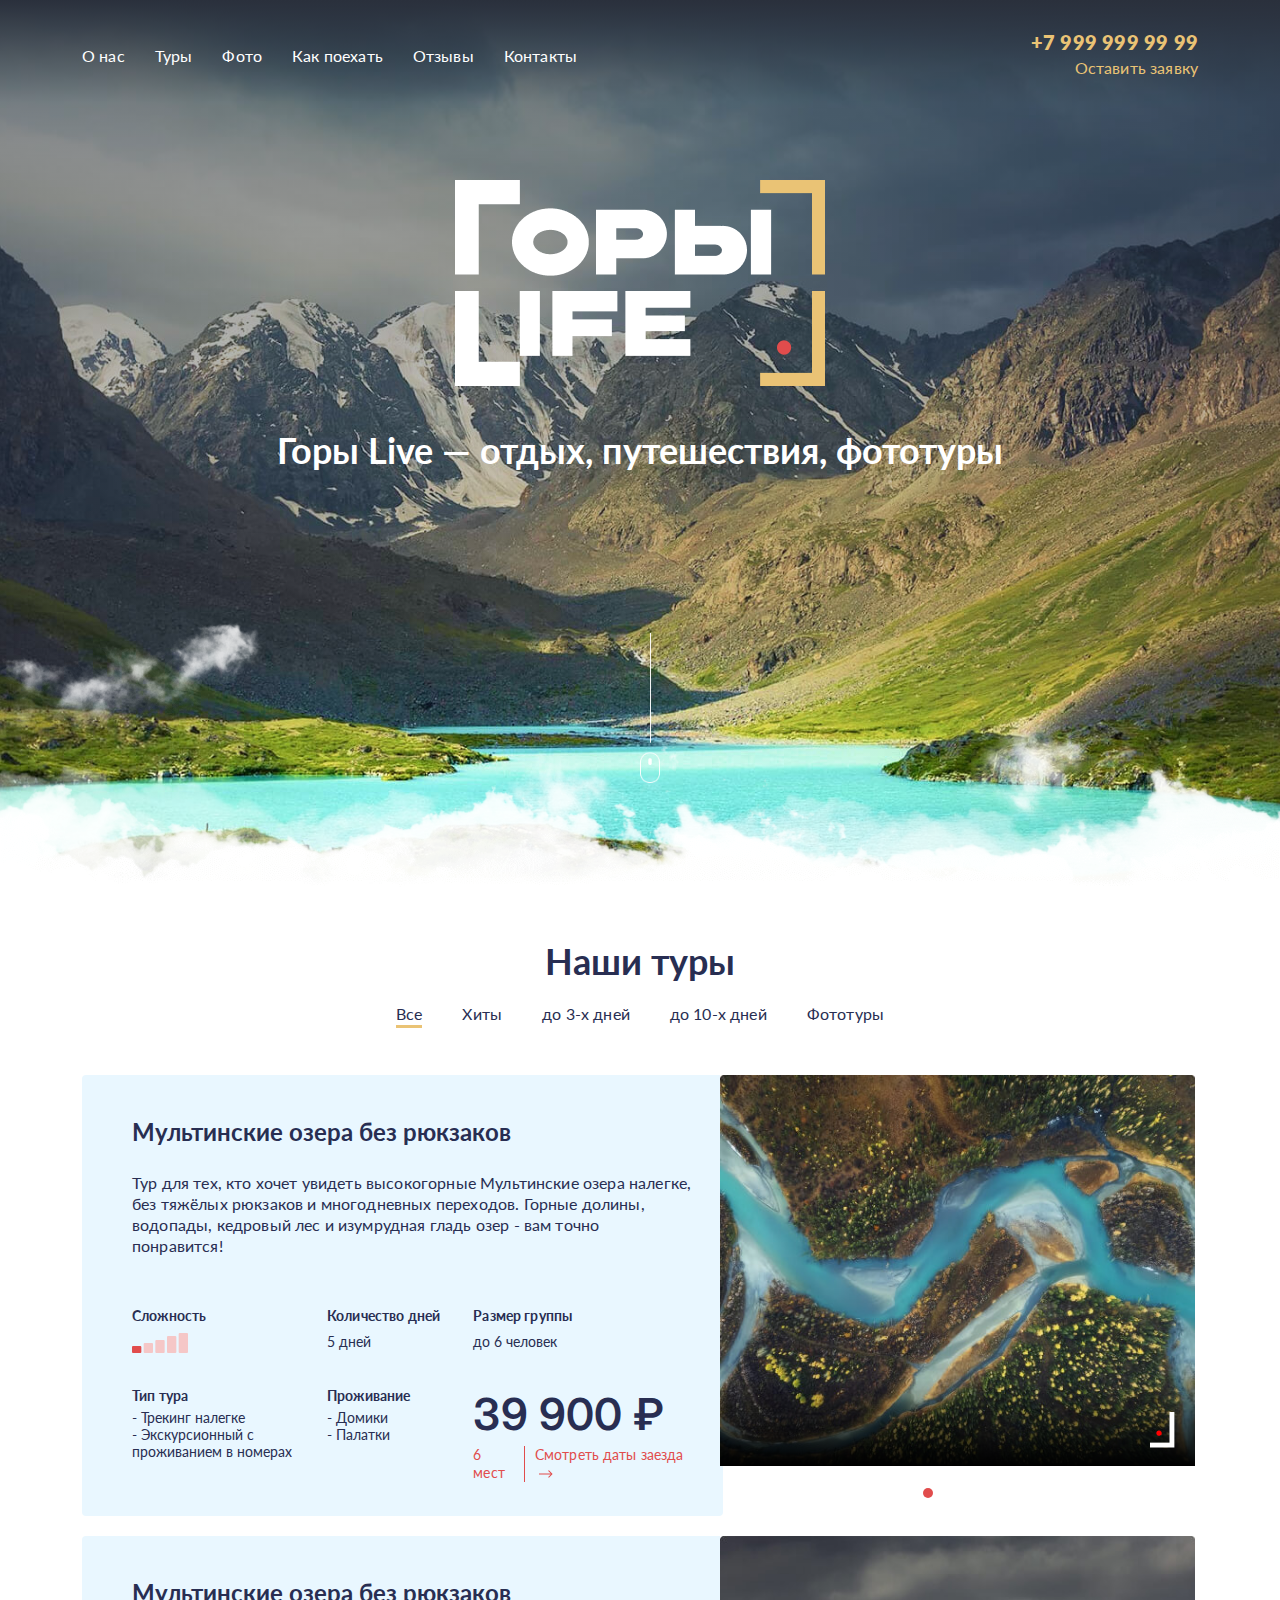
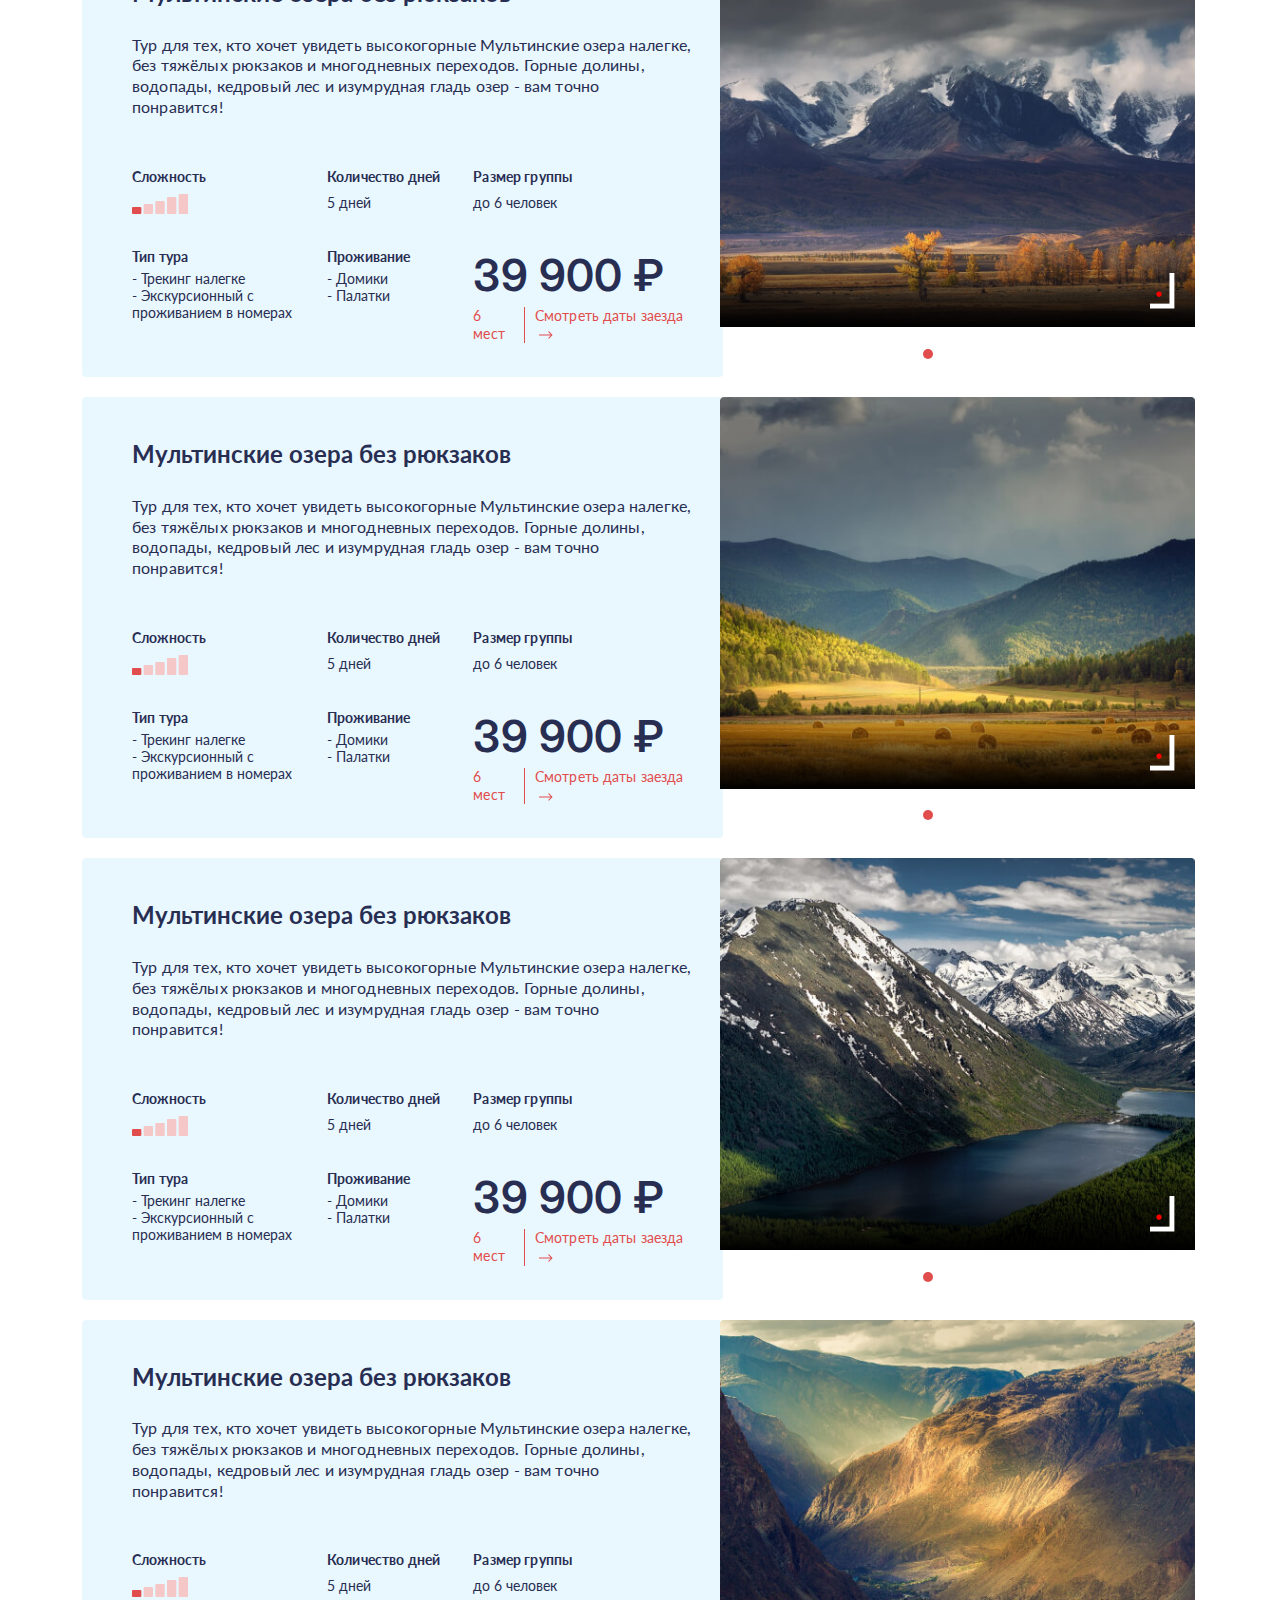
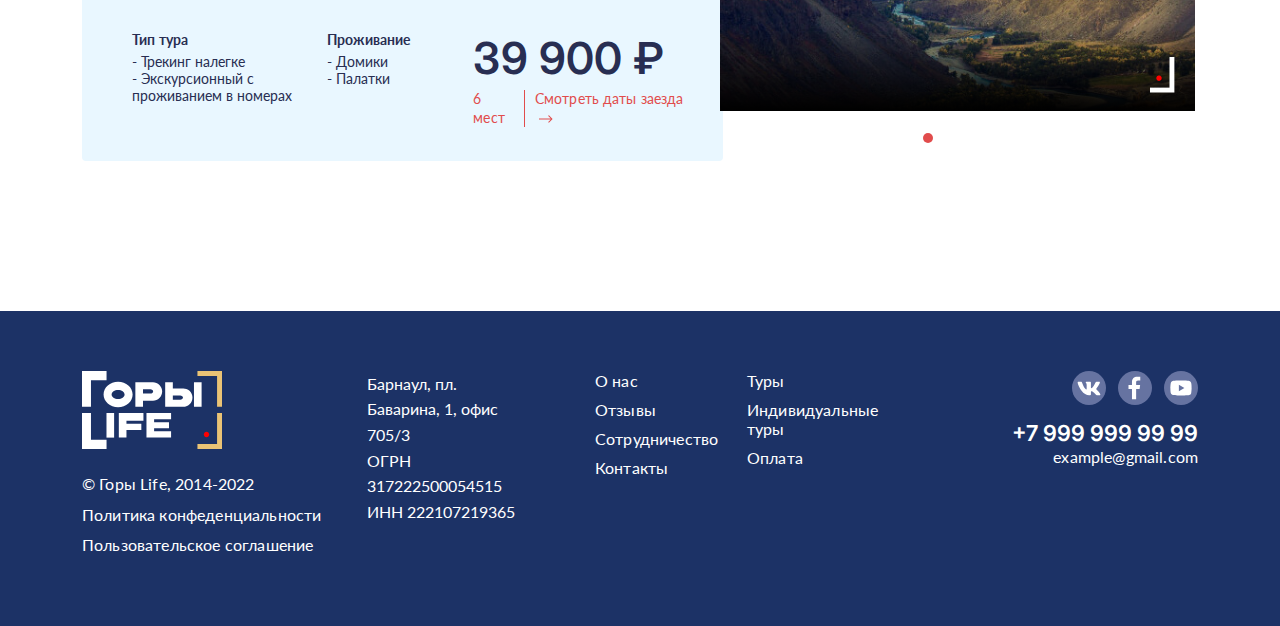
<file: index.html>
<!DOCTYPE html>
<html lang="ru">
<head>
	<link rel="stylesheet" type="text/css" href="css/normalize.css" media="screen">
	<link rel="stylesheet" type="text/css" href="libs/bootstrap5/bootstrap.min.css" media="screen">
	<link rel="stylesheet icon" type="text/css" href="css/owl.carousel.min.css" media="screen">
	<link rel="stylesheet icon" type="text/css" href="css/style.css" media="screen">
	<meta name="viewport" content="width=device-width, initial-scale=1.0">
	<meta charset="UTF-8">
	<title>Document</title>
</head>
<body>
	<div class="wrapper">
		
		<header class="header index">
			<div class="container">
				<div class="row">
					<div class="col-lg-12 nav-col">
						<div class="mob">
							<div class="navbar-tel">
								<div class="tel">
									<a href="tel:+7 999 999 99 99">+7 999 999 99 99</a>
								</div>
								<div class="callback">
									<a href="#!">Оставить заявку</a>
								</div>										
							</div>
						</div>
						<nav class="navbar navbar-expand-lg">
							<div class="container-fluid">
								<button class="navbar-toggler" type="button" data-bs-toggle="collapse" data-bs-target="#navbarSupportedContent" aria-controls="navbarSupportedContent" aria-expanded="false" aria-label="Toggle navigation">
									<span class="navbar-toggler-icon">
										<span class="one"></span>
										<span class="two"></span>
										<span class="three"></span>
									</span>
								</button>
								<div class="collapse navbar-collapse" id="navbarSupportedContent">
									<div class="mob">
										<div class="mob-menu-top">
											<a href="#!" class="mob-logo"><img src="images/mob-menu-logo.svg" alt=""></a>
											<a href="#!" class="call"><img src="images/call-icon.svg" alt=""></a>
										</div>
									</div>
									<ul class="navbar-nav">
										<li class="nav-item">
											<a class="nav-link" href="about.html">О нас</a>
										</li>
										<li class="nav-item">
											<a class="nav-link" href="tour.html">Туры</a>
										</li>
										<li class="nav-item">
											<a class="nav-link" href="photo.html">Фото</a>
										</li>
										<li class="nav-item">
											<a class="nav-link" href="how.html">Как поехать</a>
										</li>
										<li class="nav-item">
											<a class="nav-link" href="comment.html">Отзывы</a>
										</li>
										<li class="nav-item">
											<a class="nav-link" href="contact.html">Контакты</a>
										</li>
									</ul>
									<div class="navbar-right">
										<div class="tel">
											<a href="tel:+7 999 999 99 99">+7 999 999 99 99</a>
										</div>
										<div class="callback">
											<a href="#!">Оставить заявку</a>
										</div>										
									</div>
									<div class="mob nav-social">
										<div class="socials">
											<a href="#!"><img src="images/vk.svg" alt=""></a>
											<a href="#!"><img src="images/facebook.svg" alt=""></a>
											<a href="#!"><img src="images/youtube.svg" alt=""></a>
										</div>
										<div class="menu-contact">
											<a href="tel:+7 999 999 99 99">+7 999 999 99 99</a>
											<a href="#!" class="menu-mail">example@gmail.com</a>
										</div>
										<div class="menu-info">
											<p>Барнаул, пл. Баварина, 1, офис 705/3</p>
											<p>ОГРН 317222500054515</p>
											<p>ИНН 222107219365</p>
										</div>
									</div>
								</div>
							</div>
						</nav>
					</div>

					<div class="col-lg-12">
						<div class="head-block">
							<div class="head-img">
								<img src="images/logo.png" alt="">
							</div>
							<div class="title white">
								<h2>Горы Live — отдых, путешествия, фототуры</h2>
							</div>
						</div>
					</div>
				</div>
			</div>
			<img src="images/cloud.png" alt="" class="cloud">
			<img src="images/scroll.png" alt="" class="scroll-down">
		</header>

		<main>
			<section class="main-sec">
				<div class="container">
					<div class="row">
						<div class="col-lg-12 title">
							<h2>Наши туры</h2>
						</div>
						<div class="col-lg-12">
							<div class="main-links">
								<a href="#!" class="active">Все</a>
								<a href="#!">Хиты</a>
								<a href="#!">до 3-х дней</a>
								<a href="#!">до 10-х дней</a>
								<a href="#!">Фототуры</a>
							</div>
						</div>
						<div class="main-block">
							<div class="row main-rov">
								<div class="col-lg-7 main-col main-left-col">
									<div class="main-left main-in">
										<div class="main-top">
											<h3>Мультинские озера без рюкзаков</h3>
											<p>Тур для тех, кто хочет увидеть высокогорные Мультинские озера налегке, без тяжёлых рюкзаков и многодневных переходов.  Горные долины, водопады, кедровый лес и изумрудная гладь озер - вам точно понравится! </p>
										</div>
										<div class="row main-body">
											<div class="col-lg-4 col-6 main-item level">
												<p>Сложность</p>
												<img src="images/level-icon.svg" alt="">
											</div>
											<div class="col-lg-3 col-6 main-item days">
												<p>Количество дней</p>
												<span>5 дней</span>
											</div>
											<div class="col-lg-5 col-6 main-item size-group">
												<p>Размер группы</p>
												<span>до 6 человек</span>
											</div>

											<div class="col-lg-4 col-6 main-item type-tour">
												<p>Тип тура</p>
												<ul>
													<li>- Трекинг налегке</li>
													<li>- Экскурсионный с проживанием в номерах</li>
												</ul>
											</div>
											<div class="col-lg-3 col-6 main-item accommodation">
												<p>Проживание</p>
												<ul>
													<li>- Домики</li>
													<li>- Палатки</li>
												</ul>
											</div>
											<div class="col-lg-5 main-item price">
												<p>39 900 ₽</p>
												<div class="price-in">
													<span>6 мест</span>
													<a href="#!">Смотреть даты заезда <img src="images/arrow-link.svg" alt=""></a>
												</div>
											</div>
										</div>
									</div>
								</div>
								<div class="col-lg-5 main-col main-right-col">
									<div class="main-slide main-in">
										<div class="slide-item">
											<div class="main-img">
												<img src="images/main-slide1.jpg" alt="">
											</div>
											<span class="img-logo"><img src="images/image-logo.png" alt=""></span>
										</div>

										<div class="slide-item">
											<div class="main-img">
												<img src="images/main-slide2.jpg" alt="">
											</div>
											<span class="img-logo"><img src="images/image-logo.png" alt=""></span>
										</div>
										
										<div class="slide-item">
											<div class="main-img">
												<img src="images/main-slide3.jpg" alt="">
											</div>
											<span class="img-logo"><img src="images/image-logo.png" alt=""></span>
										</div>

										<div class="slide-item">
											<div class="main-img">
												<img src="images/main-slide4.jpg" alt="">
											</div>
											<span class="img-logo"><img src="images/image-logo.png" alt=""></span>
										</div>
									</div>
								</div>
							</div>

							<div class="row main-rov">
								<div class="col-lg-7 main-col main-left-col">
									<div class="main-left main-in">
										<div class="main-top">
											<h3>Мультинские озера без рюкзаков</h3>
											<p>Тур для тех, кто хочет увидеть высокогорные Мультинские озера налегке, без тяжёлых рюкзаков и многодневных переходов.  Горные долины, водопады, кедровый лес и изумрудная гладь озер - вам точно понравится! </p>
										</div>
										<div class="row main-body">
											<div class="col-lg-4 col-6 main-item level">
												<p>Сложность</p>
												<img src="images/level-icon.svg" alt="">
											</div>
											<div class="col-lg-3 col-6 main-item days">
												<p>Количество дней</p>
												<span>5 дней</span>
											</div>
											<div class="col-lg-5 col-6 main-item size-group">
												<p>Размер группы</p>
												<span>до 6 человек</span>
											</div>

											<div class="col-lg-4 col-6 main-item type-tour">
												<p>Тип тура</p>
												<ul>
													<li>- Трекинг налегке</li>
													<li>- Экскурсионный с проживанием в номерах</li>
												</ul>
											</div>
											<div class="col-lg-3 col-6 main-item accommodation">
												<p>Проживание</p>
												<ul>
													<li>- Домики</li>
													<li>- Палатки</li>
												</ul>
											</div>
											<div class="col-lg-5 main-item price">
												<p>39 900 ₽</p>
												<div class="price-in">
													<span>6 мест</span>
													<a href="#!">Смотреть даты заезда <img src="images/arrow-link.svg" alt=""></a>
												</div>
											</div>
										</div>
									</div>
								</div>
								<div class="col-lg-5 main-col main-right-col">
									<div class="main-slide main-in">
										<div class="slide-item">
											<div class="main-img">
												<img src="images/main-slide2.jpg" alt="">
											</div>
											<span class="img-logo"><img src="images/image-logo.png" alt=""></span>
										</div>

										<div class="slide-item">
											<div class="main-img">
												<img src="images/main-slide1.jpg" alt="">
											</div>
											<span class="img-logo"><img src="images/image-logo.png" alt=""></span>
										</div>
										
										<div class="slide-item">
											<div class="main-img">
												<img src="images/main-slide3.jpg" alt="">
											</div>
											<span class="img-logo"><img src="images/image-logo.png" alt=""></span>
										</div>

										<div class="slide-item">
											<div class="main-img">
												<img src="images/main-slide4.jpg" alt="">
											</div>
											<span class="img-logo"><img src="images/image-logo.png" alt=""></span>
										</div>
									</div>
								</div>
							</div>

							<div class="row main-rov">
								<div class="col-lg-7 main-col main-left-col">
									<div class="main-left main-in">
										<div class="main-top">
											<h3>Мультинские озера без рюкзаков</h3>
											<p>Тур для тех, кто хочет увидеть высокогорные Мультинские озера налегке, без тяжёлых рюкзаков и многодневных переходов.  Горные долины, водопады, кедровый лес и изумрудная гладь озер - вам точно понравится! </p>
										</div>
										<div class="row main-body">
											<div class="col-lg-4 col-6 main-item level">
												<p>Сложность</p>
												<img src="images/level-icon.svg" alt="">
											</div>
											<div class="col-lg-3 col-6 main-item days">
												<p>Количество дней</p>
												<span>5 дней</span>
											</div>
											<div class="col-lg-5 col-6 main-item size-group">
												<p>Размер группы</p>
												<span>до 6 человек</span>
											</div>

											<div class="col-lg-4 col-6 main-item type-tour">
												<p>Тип тура</p>
												<ul>
													<li>- Трекинг налегке</li>
													<li>- Экскурсионный с проживанием в номерах</li>
												</ul>
											</div>
											<div class="col-lg-3 col-6 main-item accommodation">
												<p>Проживание</p>
												<ul>
													<li>- Домики</li>
													<li>- Палатки</li>
												</ul>
											</div>
											<div class="col-lg-5 main-item price">
												<p>39 900 ₽</p>
												<div class="price-in">
													<span>6 мест</span>
													<a href="#!">Смотреть даты заезда <img src="images/arrow-link.svg" alt=""></a>
												</div>
											</div>
										</div>
									</div>
								</div>
								<div class="col-lg-5 main-col main-right-col">
									<div class="main-slide main-in">
										<div class="slide-item">
											<div class="main-img">
												<img src="images/main-slide3.jpg" alt="">
											</div>
											<span class="img-logo"><img src="images/image-logo.png" alt=""></span>
										</div>

										<div class="slide-item">
											<div class="main-img">
												<img src="images/main-slide2.jpg" alt="">
											</div>
											<span class="img-logo"><img src="images/image-logo.png" alt=""></span>
										</div>
										
										<div class="slide-item">
											<div class="main-img">
												<img src="images/main-slide1.jpg" alt="">
											</div>
											<span class="img-logo"><img src="images/image-logo.png" alt=""></span>
										</div>

										<div class="slide-item">
											<div class="main-img">
												<img src="images/main-slide4.jpg" alt="">
											</div>
											<span class="img-logo"><img src="images/image-logo.png" alt=""></span>
										</div>
									</div>
								</div>
							</div>

							<div class="row main-rov">
								<div class="col-lg-7 main-col main-left-col">
									<div class="main-left main-in">
										<div class="main-top">
											<h3>Мультинские озера без рюкзаков</h3>
											<p>Тур для тех, кто хочет увидеть высокогорные Мультинские озера налегке, без тяжёлых рюкзаков и многодневных переходов.  Горные долины, водопады, кедровый лес и изумрудная гладь озер - вам точно понравится! </p>
										</div>
										<div class="row main-body">
											<div class="col-lg-4 col-6 main-item level">
												<p>Сложность</p>
												<img src="images/level-icon.svg" alt="">
											</div>
											<div class="col-lg-3 col-6 main-item days">
												<p>Количество дней</p>
												<span>5 дней</span>
											</div>
											<div class="col-lg-5 col-6 main-item size-group">
												<p>Размер группы</p>
												<span>до 6 человек</span>
											</div>

											<div class="col-lg-4 col-6 main-item type-tour">
												<p>Тип тура</p>
												<ul>
													<li>- Трекинг налегке</li>
													<li>- Экскурсионный с проживанием в номерах</li>
												</ul>
											</div>
											<div class="col-lg-3 col-6 main-item accommodation">
												<p>Проживание</p>
												<ul>
													<li>- Домики</li>
													<li>- Палатки</li>
												</ul>
											</div>
											<div class="col-lg-5 main-item price">
												<p>39 900 ₽</p>
												<div class="price-in">
													<span>6 мест</span>
													<a href="#!">Смотреть даты заезда <img src="images/arrow-link.svg" alt=""></a>
												</div>
											</div>
										</div>
									</div>
								</div>
								<div class="col-lg-5 main-col main-right-col">
									<div class="main-slide main-in">
										<div class="slide-item">
											<div class="main-img">
												<img src="images/main-slide4.jpg" alt="">
											</div>
											<span class="img-logo"><img src="images/image-logo.png" alt=""></span>
										</div>

										<div class="slide-item">
											<div class="main-img">
												<img src="images/main-slide3.jpg" alt="">
											</div>
											<span class="img-logo"><img src="images/image-logo.png" alt=""></span>
										</div>
										
										<div class="slide-item">
											<div class="main-img">
												<img src="images/main-slide2.jpg" alt="">
											</div>
											<span class="img-logo"><img src="images/image-logo.png" alt=""></span>
										</div>

										<div class="slide-item">
											<div class="main-img">
												<img src="images/main-slide1.jpg" alt="">
											</div>
											<span class="img-logo"><img src="images/image-logo.png" alt=""></span>
										</div>
									</div>
								</div>
							</div>

							<div class="row main-rov">
								<div class="col-lg-7 main-col main-left-col">
									<div class="main-left main-in">
										<div class="main-top">
											<h3>Мультинские озера без рюкзаков</h3>
											<p>Тур для тех, кто хочет увидеть высокогорные Мультинские озера налегке, без тяжёлых рюкзаков и многодневных переходов.  Горные долины, водопады, кедровый лес и изумрудная гладь озер - вам точно понравится! </p>
										</div>
										<div class="row main-body">
											<div class="col-lg-4 col-6 main-item level">
												<p>Сложность</p>
												<img src="images/level-icon.svg" alt="">
											</div>
											<div class="col-lg-3 col-6 main-item days">
												<p>Количество дней</p>
												<span>5 дней</span>
											</div>
											<div class="col-lg-5 col-6 main-item size-group">
												<p>Размер группы</p>
												<span>до 6 человек</span>
											</div>

											<div class="col-lg-4 col-6 main-item type-tour">
												<p>Тип тура</p>
												<ul>
													<li>- Трекинг налегке</li>
													<li>- Экскурсионный с проживанием в номерах</li>
												</ul>
											</div>
											<div class="col-lg-3 col-6 main-item accommodation">
												<p>Проживание</p>
												<ul>
													<li>- Домики</li>
													<li>- Палатки</li>
												</ul>
											</div>
											<div class="col-lg-5 main-item price">
												<p>39 900 ₽</p>
												<div class="price-in">
													<span>6 мест</span>
													<a href="#!">Смотреть даты заезда <img src="images/arrow-link.svg" alt=""></a>
												</div>
											</div>
										</div>
									</div>
								</div>
								<div class="col-lg-5 main-col main-right-col">
									<div class="main-slide main-in">
										<div class="slide-item">
											<div class="main-img">
												<img src="images/main-slide5.jpg" alt="">
											</div>
											<span class="img-logo"><img src="images/image-logo.png" alt=""></span>
										</div>

										<div class="slide-item">
											<div class="main-img">
												<img src="images/main-slide3.jpg" alt="">
											</div>
											<span class="img-logo"><img src="images/image-logo.png" alt=""></span>
										</div>
										
										<div class="slide-item">
											<div class="main-img">
												<img src="images/main-slide2.jpg" alt="">
											</div>
											<span class="img-logo"><img src="images/image-logo.png" alt=""></span>
										</div>

										<div class="slide-item">
											<div class="main-img">
												<img src="images/main-slide1.jpg" alt="">
											</div>
											<span class="img-logo"><img src="images/image-logo.png" alt=""></span>
										</div>
									</div>
								</div>
							</div>
						</div>
					</div>
				</div>
			</section>
		</main>

		<footer class="footer">
			<div class="container">
				<div class="row">
					<div class="col-lg-3">
						<div class="ftr-logo">
							<a href="#!" class="f-logo"><img src="images/footer-logo.svg" alt=""></a>
							<span>© Горы Life, 2014-2022 </span>
							<div class="ftr-politic">
								<a href="#!">Политика конфеденциальности</a>
								<a href="#!">Пользовательское соглашение</a>
							</div>
						</div>
					</div>
					<div class="col-lg-6">
						<div class="row ftr-block">
							<div class="col-lg-4 ftr-info">
								<p>Барнаул, пл. Баварина, 1, офис 705/3</p>
								<p>ОГРН 317222500054515</p>
								<p>ИНН 222107219365</p>
							</div>
							<div class="col-lg-4 ftr-menu one">
								<a href="#!">О нас</a>
								<a href="#!">Отзывы</a>
								<a href="#!">Сотрудничество</a>
								<a href="#!">Контакты</a>
							</div>
							<div class="col-lg-4 ftr-menu two">
								<a href="#!">Туры</a>
								<a href="#!">Индивидуальные туры</a>
								<a href="#!">Оплата</a>
							</div>
						</div>
					</div>
					<div class="col-lg-3">
						<div class="ftr-contact">
							<div class="socials">
								<a href="#!"><img src="images/vk.svg" alt=""></a>
								<a href="#!"><img src="images/facebook.svg" alt=""></a>
								<a href="#!"><img src="images/youtube.svg" alt=""></a>
							</div>
							<div class="ftr-tel">
								<a href="tel:+7 999 999 99 99" class="tel-num">+7 999 999 99 99</a>
								<a href="mailto:example@gmail.com" class="ftr-mail">example@gmail.com</a>
							</div>
						</div>
					</div>
				</div>
			</div>
		</footer>

	</div>
	
	<script src="js/jquery-3.5.1.min.js"></script>
	<script src="js/jquery.maskedinput.min.js"></script>
	<script src="libs/bootstrap5/bootstrap.min.js"></script>
	<script src="js/popper.js"></script>
	<script src="js/owl.carousel.min.js"></script>
	<script src="js/script.js"></script>
</body>
</html>
</file>
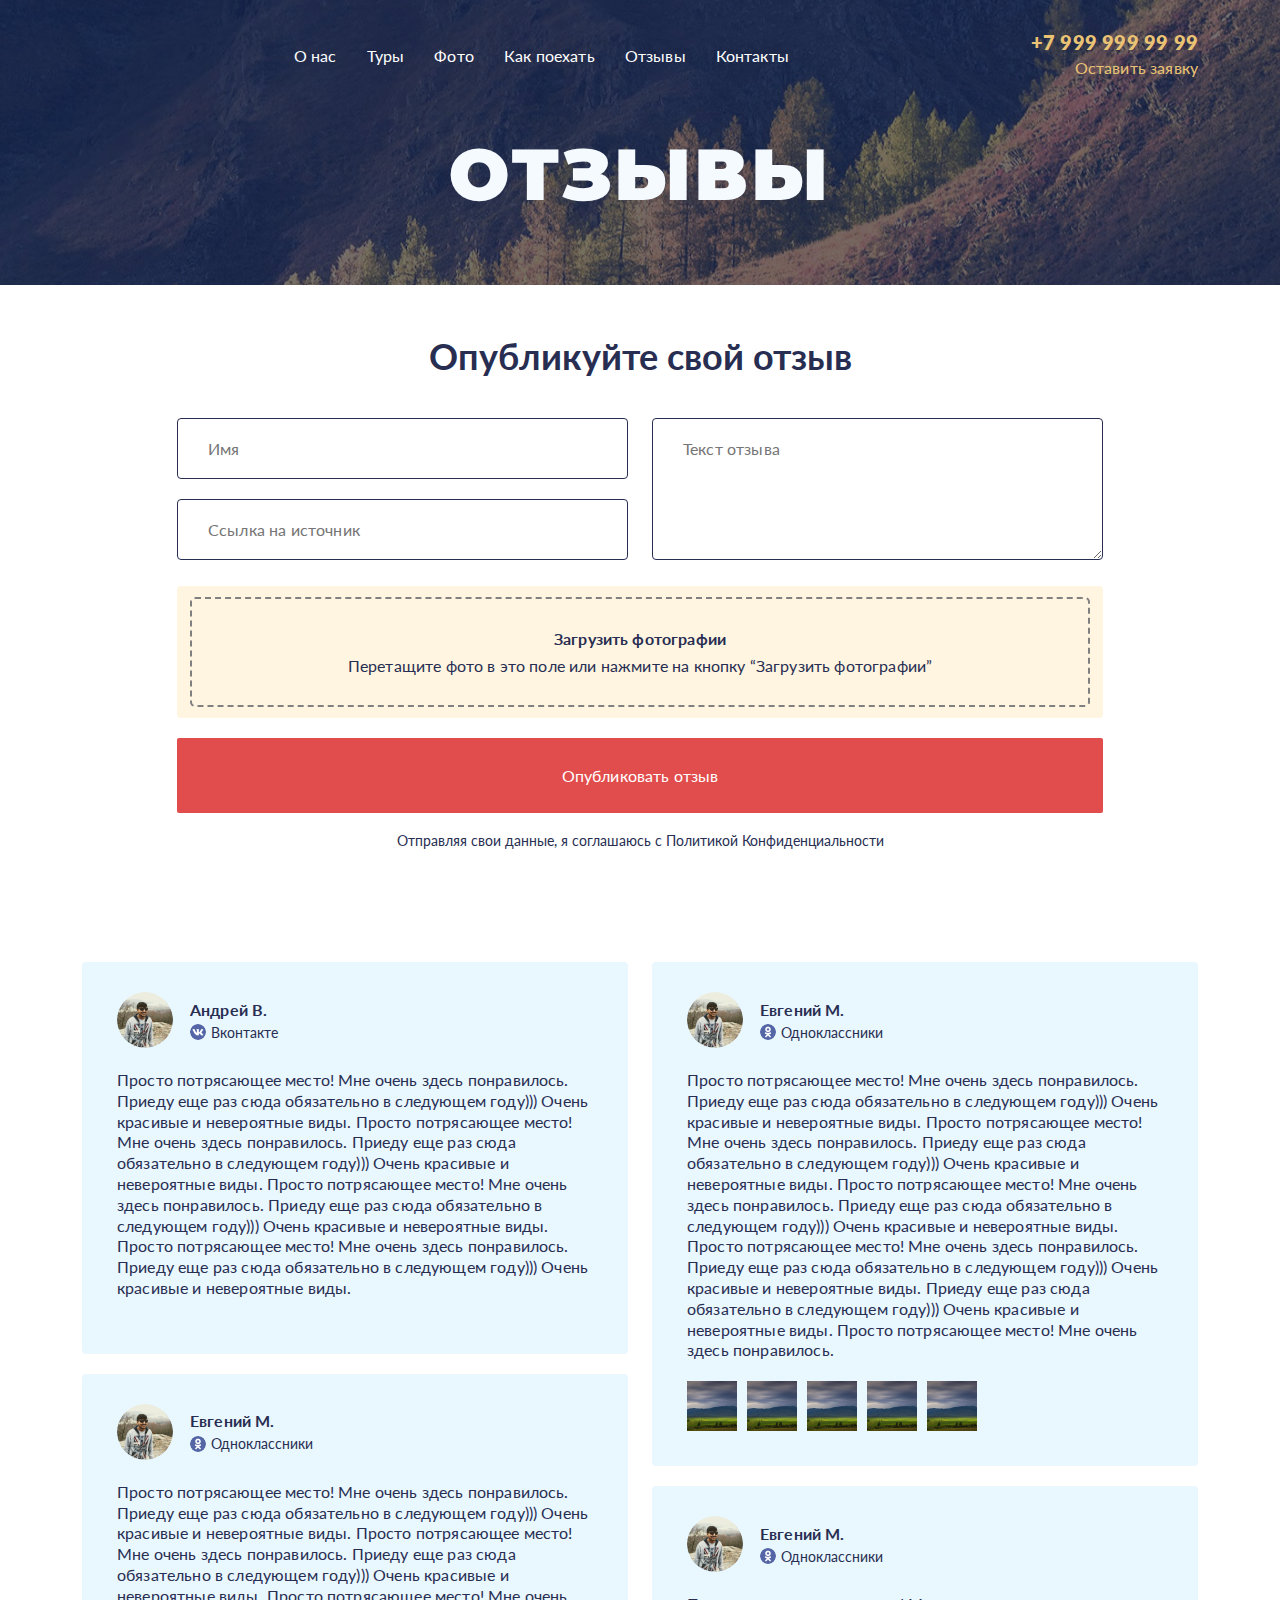
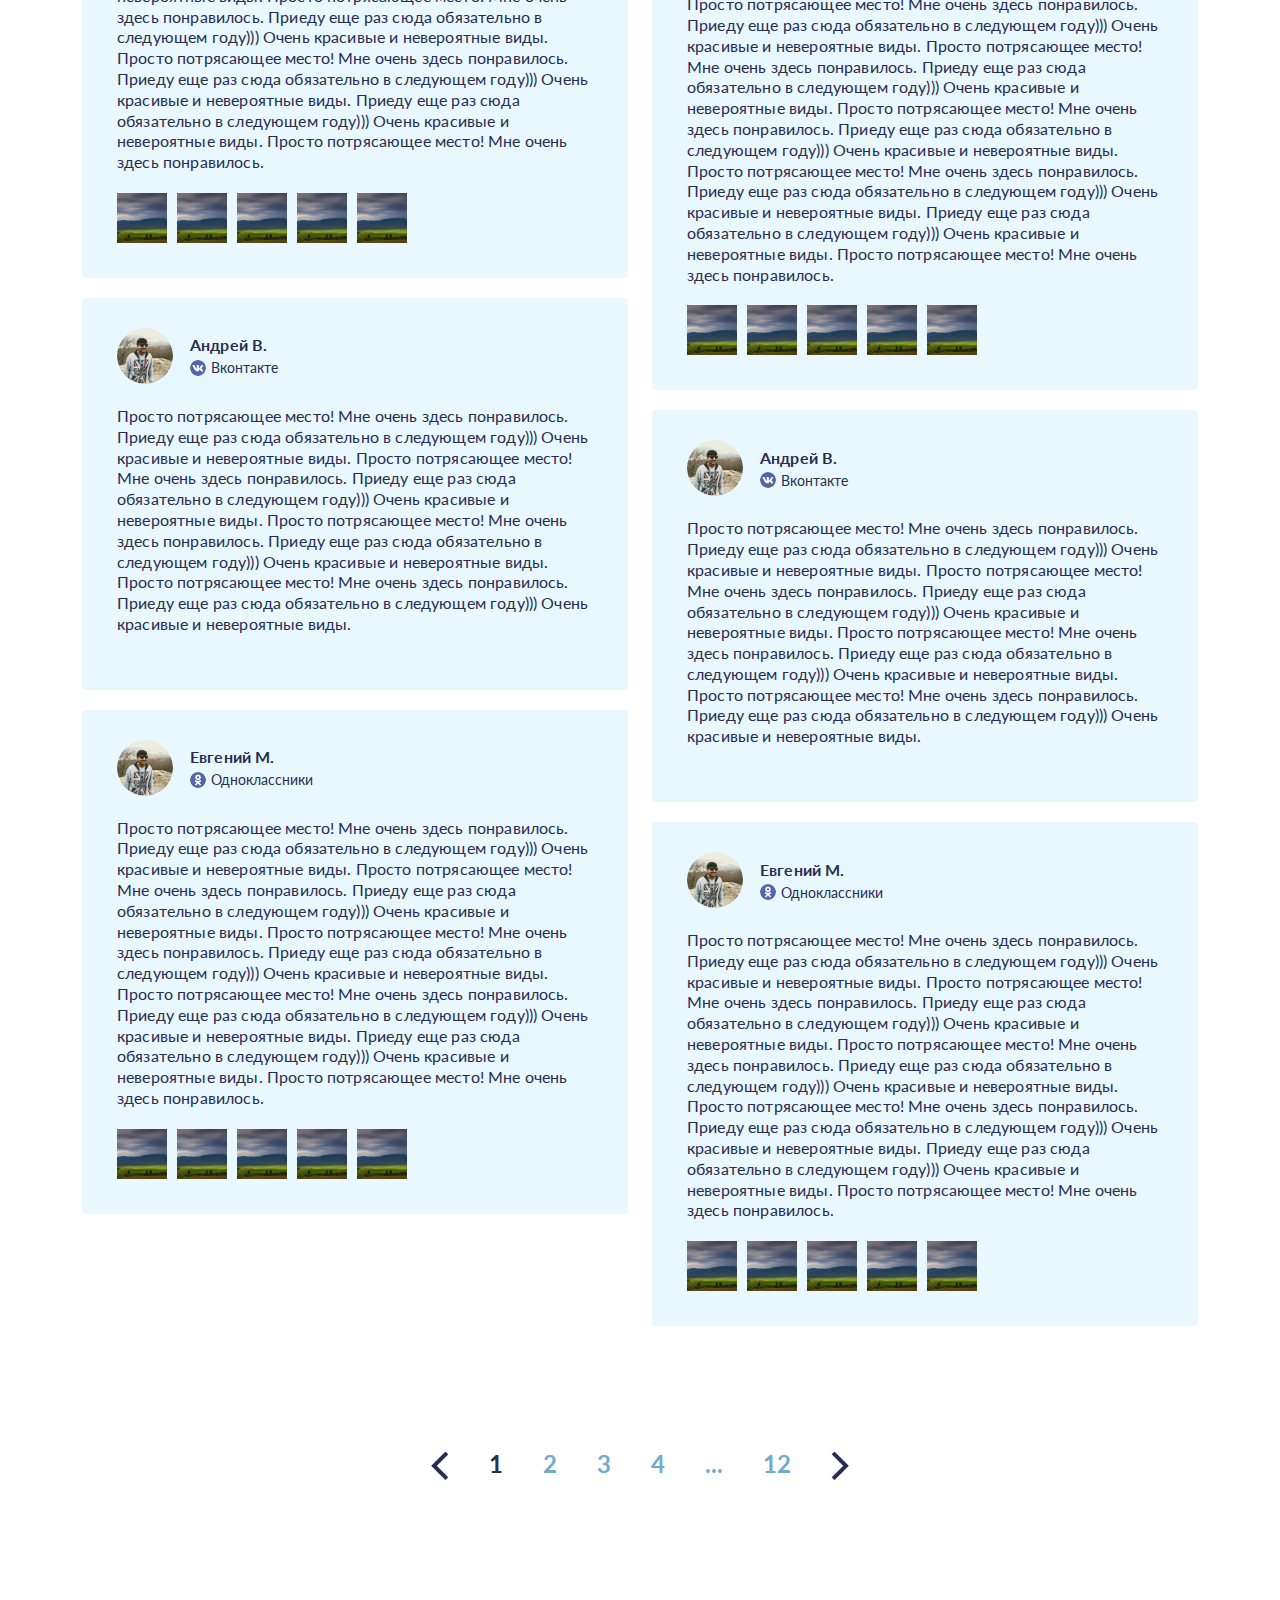
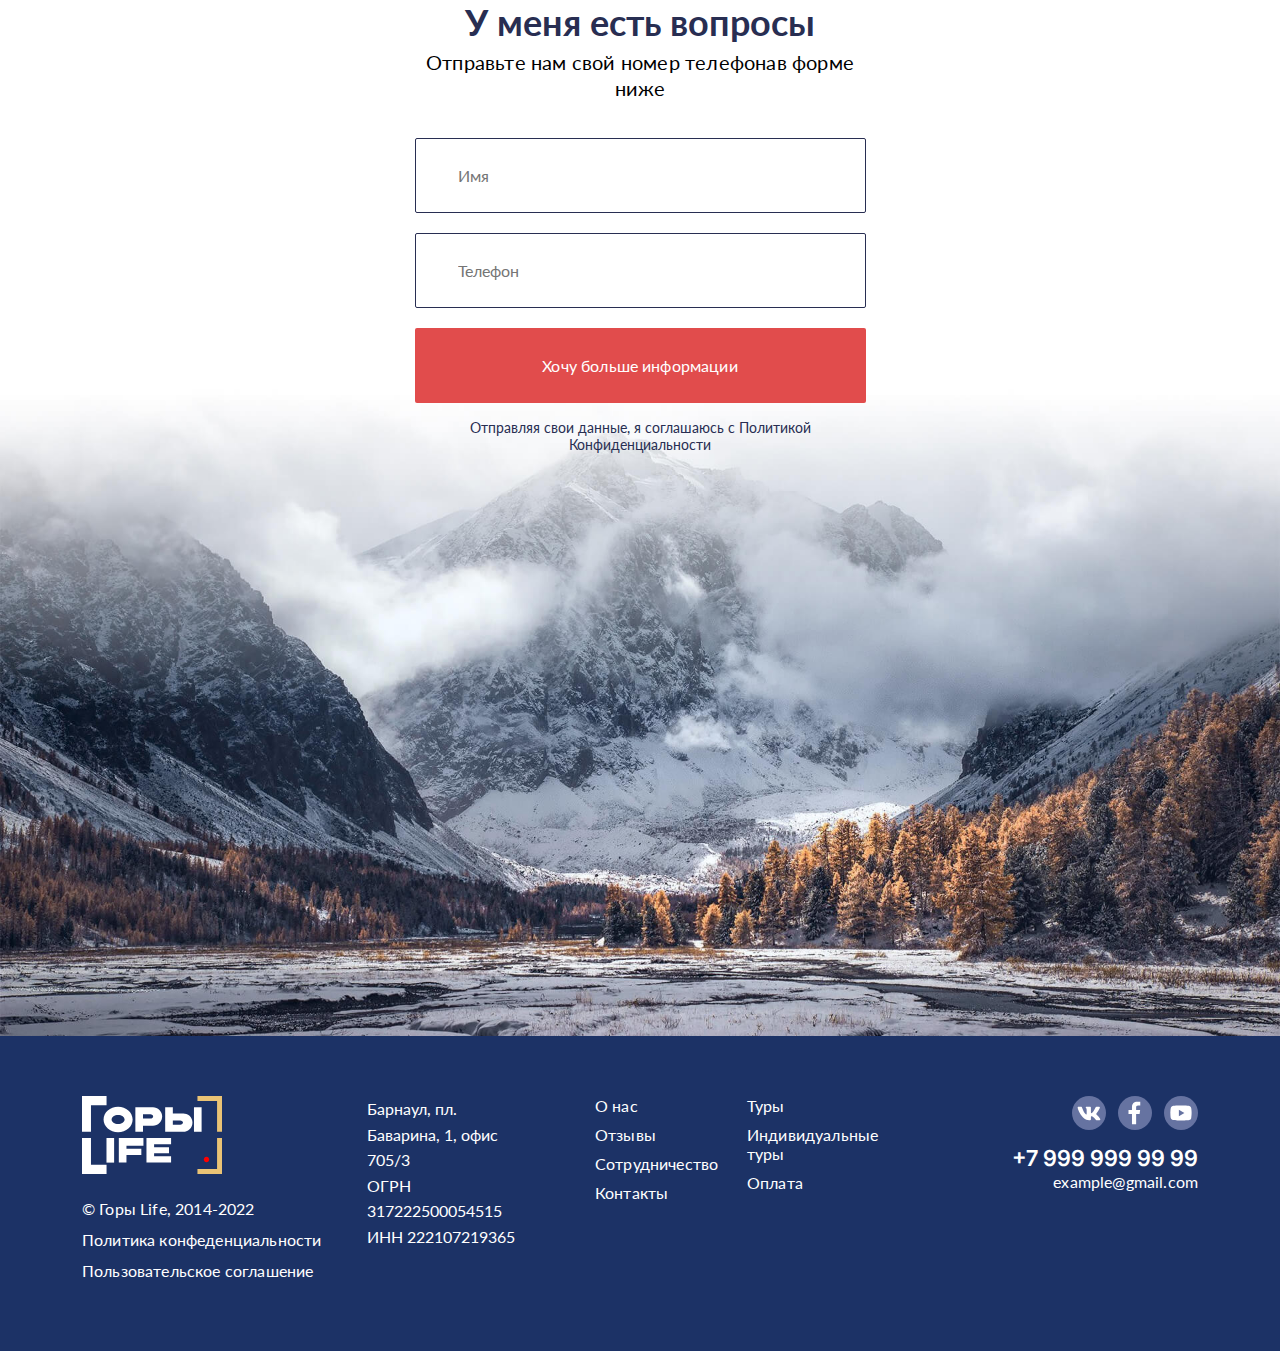
<file: comment.html>
<!DOCTYPE html>
<html lang="ru">
<head>
	<link rel="stylesheet" type="text/css" href="css/normalize.css" media="screen">
	<link rel="stylesheet" type="text/css" href="libs/bootstrap5/bootstrap.min.css" media="screen">
	<link rel="stylesheet icon" type="text/css" href="css/owl.carousel.min.css" media="screen">
	<link rel="stylesheet icon" type="text/css" href="css/style.css" media="screen">
	<meta name="viewport" content="width=device-width, initial-scale=1.0">
	<meta charset="UTF-8">
	<title>Document</title>
</head>
<body>
	<div class="wrapper">
		
		<header class="header about all">
			<div class="container">
				<div class="row">
					<div class="col-lg-12 nav-col">
						<div class="mob">
							<div class="mob-menu-top">
								<a href="#!" class="mob-logo"><img src="images/mob-menu-logo.svg" alt=""></a>
								<a href="#!" class="call"><img src="images/call-icon.svg" alt=""></a>
							</div>
						</div>
						<nav class="navbar navbar-expand-lg">
							<div class="container-fluid">
								<button class="navbar-toggler" type="button" data-bs-toggle="collapse" data-bs-target="#navbarSupportedContent" aria-controls="navbarSupportedContent" aria-expanded="false" aria-label="Toggle navigation">
									<span class="navbar-toggler-icon">
										<span class="one"></span>
										<span class="two"></span>
										<span class="three"></span>
									</span>
								</button>
								<div class="collapse navbar-collapse" id="navbarSupportedContent">
									<div class="mob">
										<div class="mob-menu-top">
											<a href="#!" class="mob-logo"><img src="images/mob-menu-logo.svg" alt=""></a>
											<a href="#!" class="call"><img src="images/call-icon.svg" alt=""></a>
										</div>
									</div>
									<ul class="navbar-nav">
										<li class="nav-item">
											<a class="nav-link" href="about.html">О нас</a>
										</li>
										<li class="nav-item">
											<a class="nav-link" href="tour.html">Туры</a>
										</li>
										<li class="nav-item">
											<a class="nav-link" href="photo.html">Фото</a>
										</li>
										<li class="nav-item">
											<a class="nav-link" href="how.html">Как поехать</a>
										</li>
										<li class="nav-item">
											<a class="nav-link" href="comment.html">Отзывы</a>
										</li>
										<li class="nav-item">
											<a class="nav-link" href="contact.html">Контакты</a>
										</li>
									</ul>
									<div class="navbar-right">
										<div class="tel">
											<a href="tel:+7 999 999 99 99">+7 999 999 99 99</a>
										</div>
										<div class="callback">
											<a href="#!">Оставить заявку</a>
										</div>										
									</div>
									<div class="mob nav-social">
										<div class="socials">
											<a href="#!"><img src="images/vk.svg" alt=""></a>
											<a href="#!"><img src="images/facebook.svg" alt=""></a>
											<a href="#!"><img src="images/youtube.svg" alt=""></a>
										</div>
										<div class="menu-contact">
											<a href="tel:+7 999 999 99 99">+7 999 999 99 99</a>
											<a href="#!" class="menu-mail">example@gmail.com</a>
										</div>
										<div class="menu-info">
											<p>Барнаул, пл. Баварина, 1, офис 705/3</p>
											<p>ОГРН 317222500054515</p>
											<p>ИНН 222107219365</p>
										</div>
									</div>
								</div>
							</div>
						</nav>
					</div>

                    <div class="col-lg-12">
                        <div class="title white">
                            <h1>Отзывы</h1>
                        </div>
                    </div>
				</div>
			</div>
		</header>

		<main>
			<section class="comment-sec">
                <div class="container">
                    <div class="row justify-content-center">
                        <div class="col-lg-10">
                            <form action="#!" id="comment-form" class="comment-form">
                                <div class="row">
                                    <div class="col-lg-12 title">
                                        <h2>Опубликуйте свой отзыв</h2>
                                    </div>
                                    <div class="col-lg-6">
                                        <div class="form-group">
                                            <input type="text" name="comment-name" id="comment-name" placeholder="Имя">
                                        </div>
                                        <div class="form-group">
                                            <input type="text" name="comment-link" id="comment-link" placeholder="Ссылка на источник">
                                        </div>
                                    </div>
                                    <div class="col-lg-6">
                                        <div class="form-group">
                                            <textarea name="comment-text" id="comment-text" placeholder="Текст отзыва"></textarea>
                                        </div>
                                    </div>
                                    <div class="col-lg-12">
                                        <div class="add">
                                            <label class="filelabel">
                                                <span class="file-block">
                                                    <span class="file-title">Загрузить фотографии</span>
                                                    <span class="file-text">Перетащите фото в это поле или нажмите на кнопку “Загрузить фотографии”</span>
                                                </span>
                                                <input class="FileUpload1" id="FileInput" name="booking_attachment" type="file"/>
                                            </label>
                                        </div>
                                    </div>
                                    <div class="col-lg-12 comment-form-btn">
                                        <button type="submit" id="comment-publish" class="red-btn">Опубликовать отзыв</button>
                                        <span>Отправляя свои данные, я соглашаюсь с Политикой Конфиденциальности</span>
                                    </div>
                                </div>
                            </form>
                        </div>
                    </div>

					<div class="row">
						<div class="col-lg-12">
							<div class="row comment-rov">
								<div class="col-lg-6">
									<div class="comment-block">
										<div class="comment-head">
											<div class="comment-avatar">
												<img src="images/comment-img1.png" alt="">
											</div>
											<div class="comment-info">
												<h5>Андрей В.</h5>
												<span><img src="images/comment-vk.png" alt=""> Вконтакте</span>
											</div>
										</div>
										<div class="comment-body">
											<p>Просто потрясающее место! Мне очень здесь понравилось. Приеду еще раз сюда обязательно в следующем году))) Очень красивые и невероятные виды. Просто потрясающее место! Мне очень здесь понравилось. Приеду еще раз сюда обязательно в следующем году))) Очень красивые и невероятные виды. Просто потрясающее место! Мне очень здесь понравилось. Приеду еще раз сюда обязательно в следующем году))) Очень красивые и невероятные виды. Просто потрясающее место! Мне очень здесь понравилось. Приеду еще раз сюда обязательно в следующем году))) Очень красивые и невероятные виды.</p>
										</div>
									</div>

									<div class="comment-block">
										<div class="comment-head">
											<div class="comment-avatar">
												<img src="images/comment-img1.png" alt="">
											</div>
											<div class="comment-info">
												<h5>Евгений М.</h5>
												<span><img src="images/comment-ok.png" alt=""> Одноклассники</span>
											</div>
										</div>
										<div class="comment-body">
											<p>Просто потрясающее место! Мне очень здесь понравилось. Приеду еще раз сюда обязательно в следующем году))) Очень красивые и невероятные виды. Просто потрясающее место! Мне очень здесь понравилось. Приеду еще раз сюда обязательно в следующем году))) Очень красивые и невероятные виды. Просто потрясающее место! Мне очень здесь понравилось. Приеду еще раз сюда обязательно в следующем году))) Очень красивые и невероятные виды. Просто потрясающее место! Мне очень здесь понравилось. Приеду еще раз сюда обязательно в следующем году))) Очень красивые и невероятные виды. Приеду еще раз сюда обязательно в следующем году))) Очень красивые и невероятные виды. Просто потрясающее место! Мне очень здесь понравилось.</p>
											<div class="comment-chat-img">
												<span><img src="images/comment-text-img.png" alt=""></span>
												<span><img src="images/comment-text-img.png" alt=""></span>
												<span><img src="images/comment-text-img.png" alt=""></span>
												<span><img src="images/comment-text-img.png" alt=""></span>
												<span><img src="images/comment-text-img.png" alt=""></span>
											</div>
										</div>
									</div>

									<div class="comment-block">
										<div class="comment-head">
											<div class="comment-avatar">
												<img src="images/comment-img1.png" alt="">
											</div>
											<div class="comment-info">
												<h5>Андрей В.</h5>
												<span><img src="images/comment-vk.png" alt=""> Вконтакте</span>
											</div>
										</div>
										<div class="comment-body">
											<p>Просто потрясающее место! Мне очень здесь понравилось. Приеду еще раз сюда обязательно в следующем году))) Очень красивые и невероятные виды. Просто потрясающее место! Мне очень здесь понравилось. Приеду еще раз сюда обязательно в следующем году))) Очень красивые и невероятные виды. Просто потрясающее место! Мне очень здесь понравилось. Приеду еще раз сюда обязательно в следующем году))) Очень красивые и невероятные виды. Просто потрясающее место! Мне очень здесь понравилось. Приеду еще раз сюда обязательно в следующем году))) Очень красивые и невероятные виды.</p>
										</div>
									</div>

									<div class="comment-block">
										<div class="comment-head">
											<div class="comment-avatar">
												<img src="images/comment-img1.png" alt="">
											</div>
											<div class="comment-info">
												<h5>Евгений М.</h5>
												<span><img src="images/comment-ok.png" alt=""> Одноклассники</span>
											</div>
										</div>
										<div class="comment-body">
											<p>Просто потрясающее место! Мне очень здесь понравилось. Приеду еще раз сюда обязательно в следующем году))) Очень красивые и невероятные виды. Просто потрясающее место! Мне очень здесь понравилось. Приеду еще раз сюда обязательно в следующем году))) Очень красивые и невероятные виды. Просто потрясающее место! Мне очень здесь понравилось. Приеду еще раз сюда обязательно в следующем году))) Очень красивые и невероятные виды. Просто потрясающее место! Мне очень здесь понравилось. Приеду еще раз сюда обязательно в следующем году))) Очень красивые и невероятные виды. Приеду еще раз сюда обязательно в следующем году))) Очень красивые и невероятные виды. Просто потрясающее место! Мне очень здесь понравилось.</p>
											<div class="comment-chat-img">
												<span><img src="images/comment-text-img.png" alt=""></span>
												<span><img src="images/comment-text-img.png" alt=""></span>
												<span><img src="images/comment-text-img.png" alt=""></span>
												<span><img src="images/comment-text-img.png" alt=""></span>
												<span><img src="images/comment-text-img.png" alt=""></span>
											</div>
										</div>
									</div>
								</div>
								<div class="col-lg-6">
									<div class="comment-block">
										<div class="comment-head">
											<div class="comment-avatar">
												<img src="images/comment-img1.png" alt="">
											</div>
											<div class="comment-info">
												<h5>Евгений М.</h5>
												<span><img src="images/comment-ok.png" alt=""> Одноклассники</span>
											</div>
										</div>
										<div class="comment-body">
											<p>Просто потрясающее место! Мне очень здесь понравилось. Приеду еще раз сюда обязательно в следующем году))) Очень красивые и невероятные виды. Просто потрясающее место! Мне очень здесь понравилось. Приеду еще раз сюда обязательно в следующем году))) Очень красивые и невероятные виды. Просто потрясающее место! Мне очень здесь понравилось. Приеду еще раз сюда обязательно в следующем году))) Очень красивые и невероятные виды. Просто потрясающее место! Мне очень здесь понравилось. Приеду еще раз сюда обязательно в следующем году))) Очень красивые и невероятные виды. Приеду еще раз сюда обязательно в следующем году))) Очень красивые и невероятные виды. Просто потрясающее место! Мне очень здесь понравилось.</p>
											<div class="comment-chat-img">
												<span><img src="images/comment-text-img.png" alt=""></span>
												<span><img src="images/comment-text-img.png" alt=""></span>
												<span><img src="images/comment-text-img.png" alt=""></span>
												<span><img src="images/comment-text-img.png" alt=""></span>
												<span><img src="images/comment-text-img.png" alt=""></span>
											</div>
										</div>
									</div>
									<div class="comment-block">
										<div class="comment-head">
											<div class="comment-avatar">
												<img src="images/comment-img1.png" alt="">
											</div>
											<div class="comment-info">
												<h5>Евгений М.</h5>
												<span><img src="images/comment-ok.png" alt=""> Одноклассники</span>
											</div>
										</div>
										<div class="comment-body">
											<p>Просто потрясающее место! Мне очень здесь понравилось. Приеду еще раз сюда обязательно в следующем году))) Очень красивые и невероятные виды. Просто потрясающее место! Мне очень здесь понравилось. Приеду еще раз сюда обязательно в следующем году))) Очень красивые и невероятные виды. Просто потрясающее место! Мне очень здесь понравилось. Приеду еще раз сюда обязательно в следующем году))) Очень красивые и невероятные виды. Просто потрясающее место! Мне очень здесь понравилось. Приеду еще раз сюда обязательно в следующем году))) Очень красивые и невероятные виды. Приеду еще раз сюда обязательно в следующем году))) Очень красивые и невероятные виды. Просто потрясающее место! Мне очень здесь понравилось.</p>
											<div class="comment-chat-img">
												<span><img src="images/comment-text-img.png" alt=""></span>
												<span><img src="images/comment-text-img.png" alt=""></span>
												<span><img src="images/comment-text-img.png" alt=""></span>
												<span><img src="images/comment-text-img.png" alt=""></span>
												<span><img src="images/comment-text-img.png" alt=""></span>
											</div>
										</div>
									</div>
									<div class="comment-block">
										<div class="comment-head">
											<div class="comment-avatar">
												<img src="images/comment-img1.png" alt="">
											</div>
											<div class="comment-info">
												<h5>Андрей В.</h5>
												<span><img src="images/comment-vk.png" alt=""> Вконтакте</span>
											</div>
										</div>
										<div class="comment-body">
											<p>Просто потрясающее место! Мне очень здесь понравилось. Приеду еще раз сюда обязательно в следующем году))) Очень красивые и невероятные виды. Просто потрясающее место! Мне очень здесь понравилось. Приеду еще раз сюда обязательно в следующем году))) Очень красивые и невероятные виды. Просто потрясающее место! Мне очень здесь понравилось. Приеду еще раз сюда обязательно в следующем году))) Очень красивые и невероятные виды. Просто потрясающее место! Мне очень здесь понравилось. Приеду еще раз сюда обязательно в следующем году))) Очень красивые и невероятные виды.</p>
										</div>
									</div>
									<div class="comment-block">
										<div class="comment-head">
											<div class="comment-avatar">
												<img src="images/comment-img1.png" alt="">
											</div>
											<div class="comment-info">
												<h5>Евгений М.</h5>
												<span><img src="images/comment-ok.png" alt=""> Одноклассники</span>
											</div>
										</div>
										<div class="comment-body">
											<p>Просто потрясающее место! Мне очень здесь понравилось. Приеду еще раз сюда обязательно в следующем году))) Очень красивые и невероятные виды. Просто потрясающее место! Мне очень здесь понравилось. Приеду еще раз сюда обязательно в следующем году))) Очень красивые и невероятные виды. Просто потрясающее место! Мне очень здесь понравилось. Приеду еще раз сюда обязательно в следующем году))) Очень красивые и невероятные виды. Просто потрясающее место! Мне очень здесь понравилось. Приеду еще раз сюда обязательно в следующем году))) Очень красивые и невероятные виды. Приеду еще раз сюда обязательно в следующем году))) Очень красивые и невероятные виды. Просто потрясающее место! Мне очень здесь понравилось.</p>
											<div class="comment-chat-img">
												<span><img src="images/comment-text-img.png" alt=""></span>
												<span><img src="images/comment-text-img.png" alt=""></span>
												<span><img src="images/comment-text-img.png" alt=""></span>
												<span><img src="images/comment-text-img.png" alt=""></span>
												<span><img src="images/comment-text-img.png" alt=""></span>
											</div>
										</div>
									</div>
								</div>
							</div>
							<div class="row">
								<div class="col-lg-12">
									<div class="paginantion">
										<a href="#!"><img src="images/pagination-left.png" alt=""></a>
										<a href="#!" class="active">1</a>
										<a href="#!">2</a>
										<a href="#!">3</a>
										<a href="#!">4</a>
										<a href="#!">...</a>
										<a href="#!">12</a>
										<a href="#!"><img src="images/pagination-right.png" alt=""></a>
									</div>
								</div>
							</div>
						</div>
					</div>

                    <div class="row form-rov">
                        <div class="col-lg-5">
                            <div class="form-block">
                                <form action="#!" method="post" id="form">
                                    <div class="form-title">
                                        <h2>У меня есть вопросы</h2>
                                        <p>Отправьте нам свой номер телефонав форме ниже</p>
                                    </div>
                                    <div class="form-in">
                                        <div class="form-group">
                                            <input type="text" name="name" id="name" placeholder="Имя">
                                        </div>
                                        <div class="form-group">
                                            <input type="tel" name="phone" id="phone" placeholder="Телефон">
                                        </div>
                                        <div class="form-btn">
                                            <button type="submit" id="send-form" class="red-btn">Хочу больше информации</button>
                                        </div>
                                        <div class="form-agree">
                                            <span>Отправляя свои данные, я соглашаюсь с Политикой Конфиденциальности</span>
                                        </div>
                                    </div>
                                </form>
                            </div>
                        </div>
                    </div>
                </div>
            </section>
		</main>

		<footer class="footer">
			<div class="container">
				<div class="row">
					<div class="col-lg-3">
						<div class="ftr-logo">
							<a href="#!" class="f-logo"><img src="images/footer-logo.svg" alt=""></a>
							<span>© Горы Life, 2014-2022 </span>
							<div class="ftr-politic">
								<a href="#!">Политика конфеденциальности</a>
								<a href="#!">Пользовательское соглашение</a>
							</div>
						</div>
					</div>
					<div class="col-lg-6">
						<div class="row ftr-block">
							<div class="col-lg-4 ftr-info">
								<p>Барнаул, пл. Баварина, 1, офис 705/3</p>
								<p>ОГРН 317222500054515</p>
								<p>ИНН 222107219365</p>
							</div>
							<div class="col-lg-4 ftr-menu one">
								<a href="#!">О нас</a>
								<a href="#!">Отзывы</a>
								<a href="#!">Сотрудничество</a>
								<a href="#!">Контакты</a>
							</div>
							<div class="col-lg-4 ftr-menu two">
								<a href="#!">Туры</a>
								<a href="#!">Индивидуальные туры</a>
								<a href="#!">Оплата</a>
							</div>
						</div>
					</div>
					<div class="col-lg-3">
						<div class="ftr-contact">
							<div class="socials">
								<a href="#!"><img src="images/vk.svg" alt=""></a>
								<a href="#!"><img src="images/facebook.svg" alt=""></a>
								<a href="#!"><img src="images/youtube.svg" alt=""></a>
							</div>
							<div class="ftr-tel">
								<a href="tel:+7 999 999 99 99" class="tel-num">+7 999 999 99 99</a>
								<a href="mailto:example@gmail.com" class="ftr-mail">example@gmail.com</a>
							</div>
						</div>
					</div>
				</div>
			</div>
		</footer>

	</div>
	
	<script src="js/jquery-3.5.1.min.js"></script>
	<script src="js/jquery.maskedinput.min.js"></script>
	<script src="libs/bootstrap5/bootstrap.min.js"></script>
	<script src="js/popper.js"></script>
	<script src="js/owl.carousel.min.js"></script>
	<script src="js/script.js"></script>
</body>
</html>
</file>
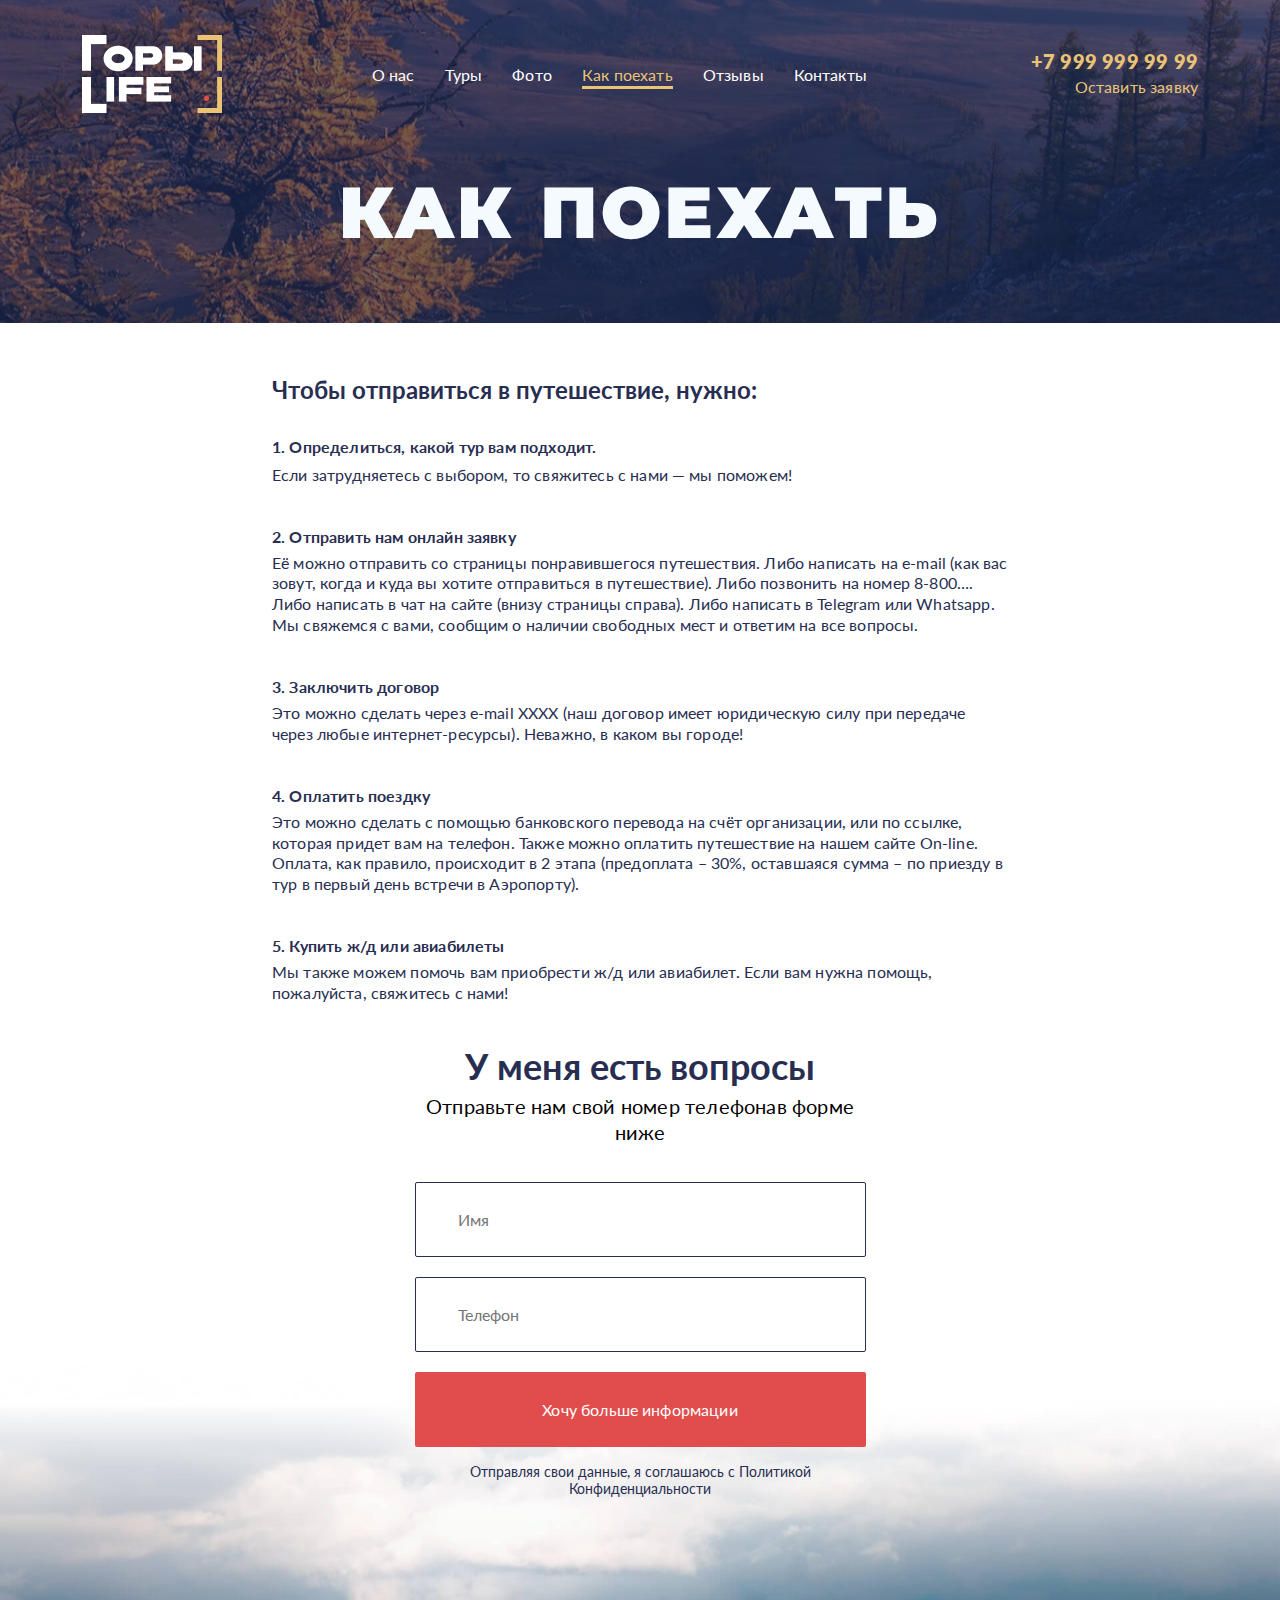
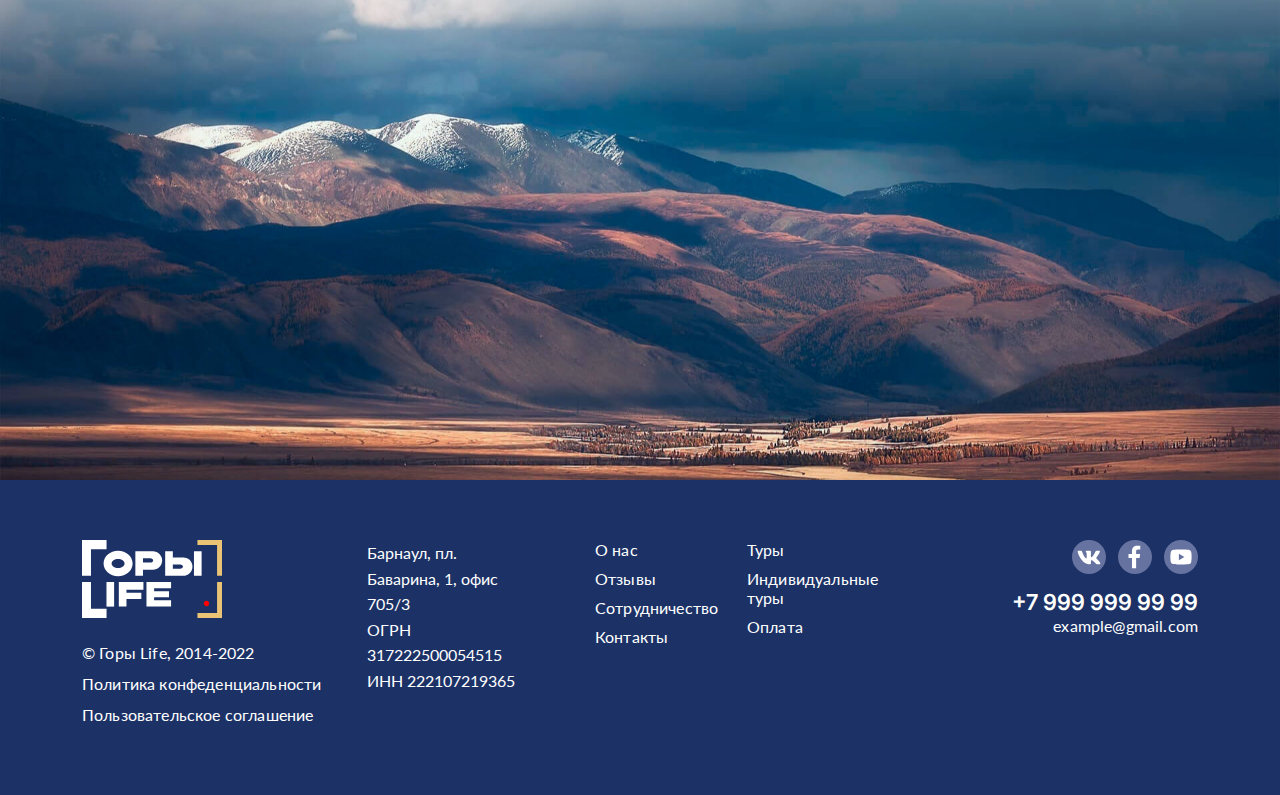
<file: how.html>
<!DOCTYPE html>
<html lang="ru">
<head>
	<link rel="stylesheet" type="text/css" href="css/normalize.css" media="screen">
	<link rel="stylesheet" type="text/css" href="libs/bootstrap5/bootstrap.min.css" media="screen">
	<link rel="stylesheet icon" type="text/css" href="css/owl.carousel.min.css" media="screen">
	<link rel="stylesheet icon" type="text/css" href="css/style.css" media="screen">
	<meta name="viewport" content="width=device-width, initial-scale=1.0">
	<meta charset="UTF-8">
	<title>Document</title>
</head>
<body>
	<div class="wrapper">
		
		<header class="header how all">
			<div class="container">
				<div class="row">
					<div class="col-lg-12">
						<nav class="navbar navbar-expand-lg">
							<div class="container-fluid">
                                <a href="index.html" class="navbar-brand"><img src="images/head-logo.png" alt=""></a>
								<button class="navbar-toggler" type="button" data-bs-toggle="collapse" data-bs-target="#navbarSupportedContent" aria-controls="navbarSupportedContent" aria-expanded="false" aria-label="Toggle navigation">
									<span class="navbar-toggler-icon">
										<span class="one"></span>
										<span class="two"></span>
										<span class="three"></span>
									</span>
								</button>
								<div class="collapse navbar-collapse" id="navbarSupportedContent">
									<ul class="navbar-nav">
										<li class="nav-item">
											<a class="nav-link" href="about.html">О нас</a>
										</li>
										<li class="nav-item">
											<a class="nav-link" href="tour.html">Туры</a>
										</li>
										<li class="nav-item">
											<a class="nav-link" href="photo.html">Фото</a>
										</li>
										<li class="nav-item">
											<a class="nav-link active" href="how.html">Как поехать</a>
										</li>
										<li class="nav-item">
											<a class="nav-link" href="comment.html">Отзывы</a>
										</li>
										<li class="nav-item">
											<a class="nav-link" href="contact.html">Контакты</a>
										</li>
									</ul>
									<div class="navbar-right">
										<div class="tel">
											<a href="tel:+7 999 999 99 99">+7 999 999 99 99</a>
										</div>
										<div class="callback">
											<a href="#!">Оставить заявку</a>
										</div>										
									</div>
								</div>
							</div>
						</nav>
					</div>

                    <div class="col-lg-12">
                        <div class="title white">
                            <h1>Как поехать</h1>
                        </div>
                    </div>
				</div>
			</div>
		</header>

		<main>
			<section class="how-sec">
                <div class="container">
                    <div class="row how-rov">
                        <div class="col-lg-8">
                            <div class="how-block">
                                <h3>Чтобы отправиться в путешествие, нужно:</h3>
                                <div class="how-text">
                                    <p>1. Определиться, какой тур вам подходит.</p>
                                    <span>Если затрудняетесь с выбором, то свяжитесь с нами — мы поможем!</span>
                                </div>
                                <div class="how-text">
                                    <p>2. Отправить нам онлайн заявку</p>
                                    <span>Её можно отправить со страницы понравившегося путешествия. Либо написать на е-mail (как вас зовут, когда и куда вы хотите отправиться в путешествие). Либо позвонить на номер 8-800…. <br>Либо написать в чат на сайте (внизу страницы справа). Либо написать в Telegram или Whatsapp. Мы свяжемся с вами, сообщим о наличии свободных мест и ответим на все вопросы.</span>
                                </div>
                                <div class="how-text">
                                    <p>3. Заключить договор</p>
                                    <span>Это можно сделать через е-mail ХХХХ (наш договор имеет юридическую силу при передаче через любые интернет-ресурсы). Неважно, в каком вы городе!</span>
                                </div>
                                <div class="how-text">
                                    <p>4.	Оплатить поездку</p>
                                    <span>Это можно сделать с помощью банковского перевода на счёт организации, или по ссылке, которая придет вам на телефон. Также можно оплатить путешествие на нашем сайте On-line. <br>Оплата, как правило, происходит в 2 этапа (предоплата – 30%, оставшаяся сумма – по приезду в тур в первый день встречи в Аэропорту).</span>
                                </div>
                                <div class="how-text">
                                    <p>5. Купить ж/д или авиабилеты</p>
                                    <span>Мы также можем помочь вам приобрести ж/д или авиабилет. Если вам нужна помощь, пожалуйста, свяжитесь с нами!</span>
                                </div>
                            </div>
                        </div>
                    </div>

                    <div class="row form-rov">
                        <div class="col-lg-5">
                            <div class="form-block">
                                <form action="#!" method="post" id="form">
                                    <div class="form-title">
                                        <h2>У меня есть вопросы</h2>
                                        <p>Отправьте нам свой номер телефонав форме ниже</p>
                                    </div>
                                    <div class="form-in">
                                        <div class="form-group">
                                            <input type="text" name="name" id="name" placeholder="Имя">
                                        </div>
                                        <div class="form-group">
                                            <input type="tel" name="phone" id="phone" placeholder="Телефон">
                                        </div>
                                        <div class="form-btn">
                                            <button type="submit" id="send-form" class="red-btn">Хочу больше информации</button>
                                        </div>
                                        <div class="form-agree">
                                            <span>Отправляя свои данные, я соглашаюсь с Политикой Конфиденциальности</span>
                                        </div>
                                    </div>
                                </form>
                            </div>
                        </div>
                    </div>
                </div>
            </section>
		</main>

		<footer class="footer">
			<div class="container">
				<div class="row">
					<div class="col-lg-3">
						<div class="ftr-logo">
							<a href="#!" class="f-logo"><img src="images/footer-logo.svg" alt=""></a>
							<span>© Горы Life, 2014-2022 </span>
							<div class="ftr-politic">
								<a href="#!">Политика конфеденциальности</a>
								<a href="#!">Пользовательское соглашение</a>
							</div>
						</div>
					</div>
					<div class="col-lg-6">
						<div class="row ftr-block">
							<div class="col-lg-4 ftr-info">
								<p>Барнаул, пл. Баварина, 1, офис 705/3</p>
								<p>ОГРН 317222500054515</p>
								<p>ИНН 222107219365</p>
							</div>
							<div class="col-lg-4 ftr-menu one">
								<a href="#!">О нас</a>
								<a href="#!">Отзывы</a>
								<a href="#!">Сотрудничество</a>
								<a href="#!">Контакты</a>
							</div>
							<div class="col-lg-4 ftr-menu two">
								<a href="#!">Туры</a>
								<a href="#!">Индивидуальные туры</a>
								<a href="#!">Оплата</a>
							</div>
						</div>
					</div>
					<div class="col-lg-3">
						<div class="ftr-contact">
							<div class="socials">
								<a href="#!"><img src="images/vk.svg" alt=""></a>
								<a href="#!"><img src="images/facebook.svg" alt=""></a>
								<a href="#!"><img src="images/youtube.svg" alt=""></a>
							</div>
							<div class="ftr-tel">
								<a href="tel:+7 999 999 99 99" class="tel-num">+7 999 999 99 99</a>
								<a href="mailto:example@gmail.com" class="ftr-mail">example@gmail.com</a>
							</div>
						</div>
					</div>
				</div>
			</div>
		</footer>

	</div>
	
	<script src="js/jquery-3.5.1.min.js"></script>
	<script src="js/jquery.maskedinput.min.js"></script>
	<script src="libs/bootstrap5/bootstrap.min.js"></script>
	<script src="js/popper.js"></script>
	<script src="js/owl.carousel.min.js"></script>
	<script src="js/script.js"></script>
</body>
</html>
</file>
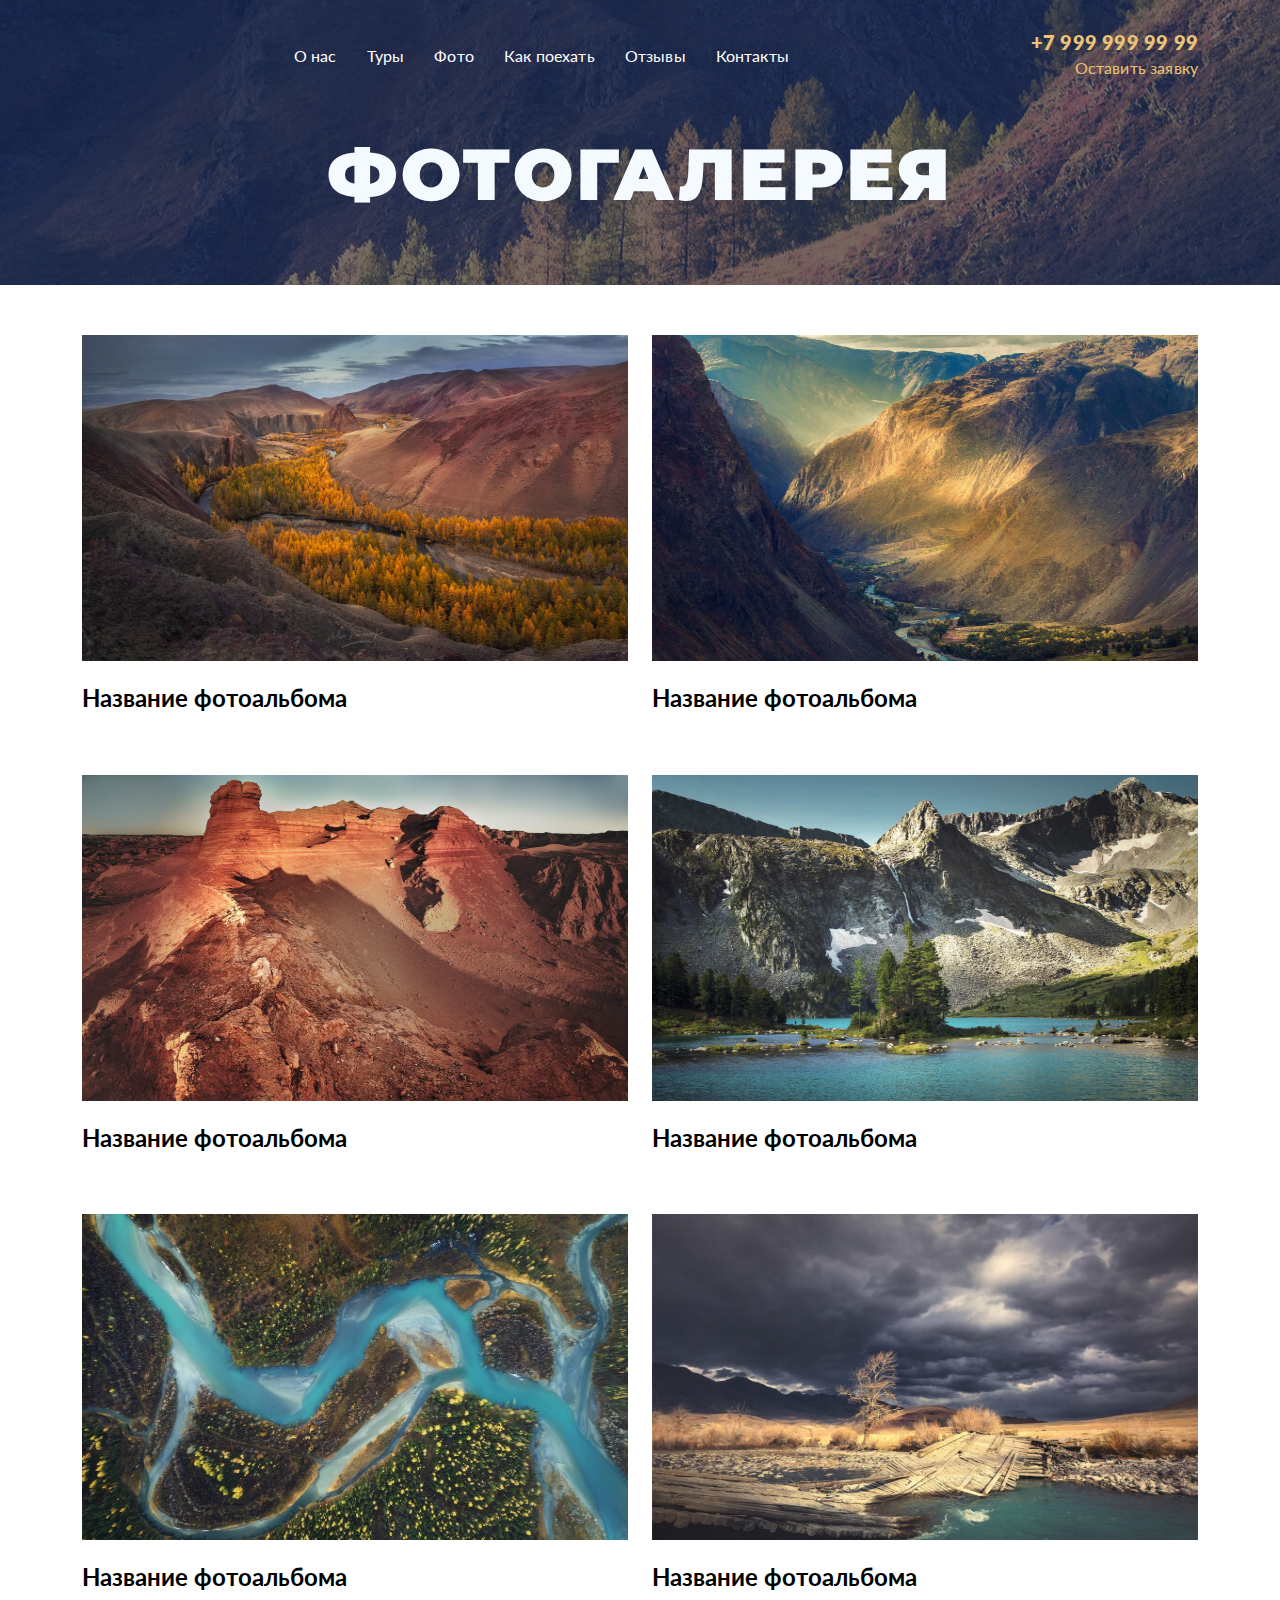
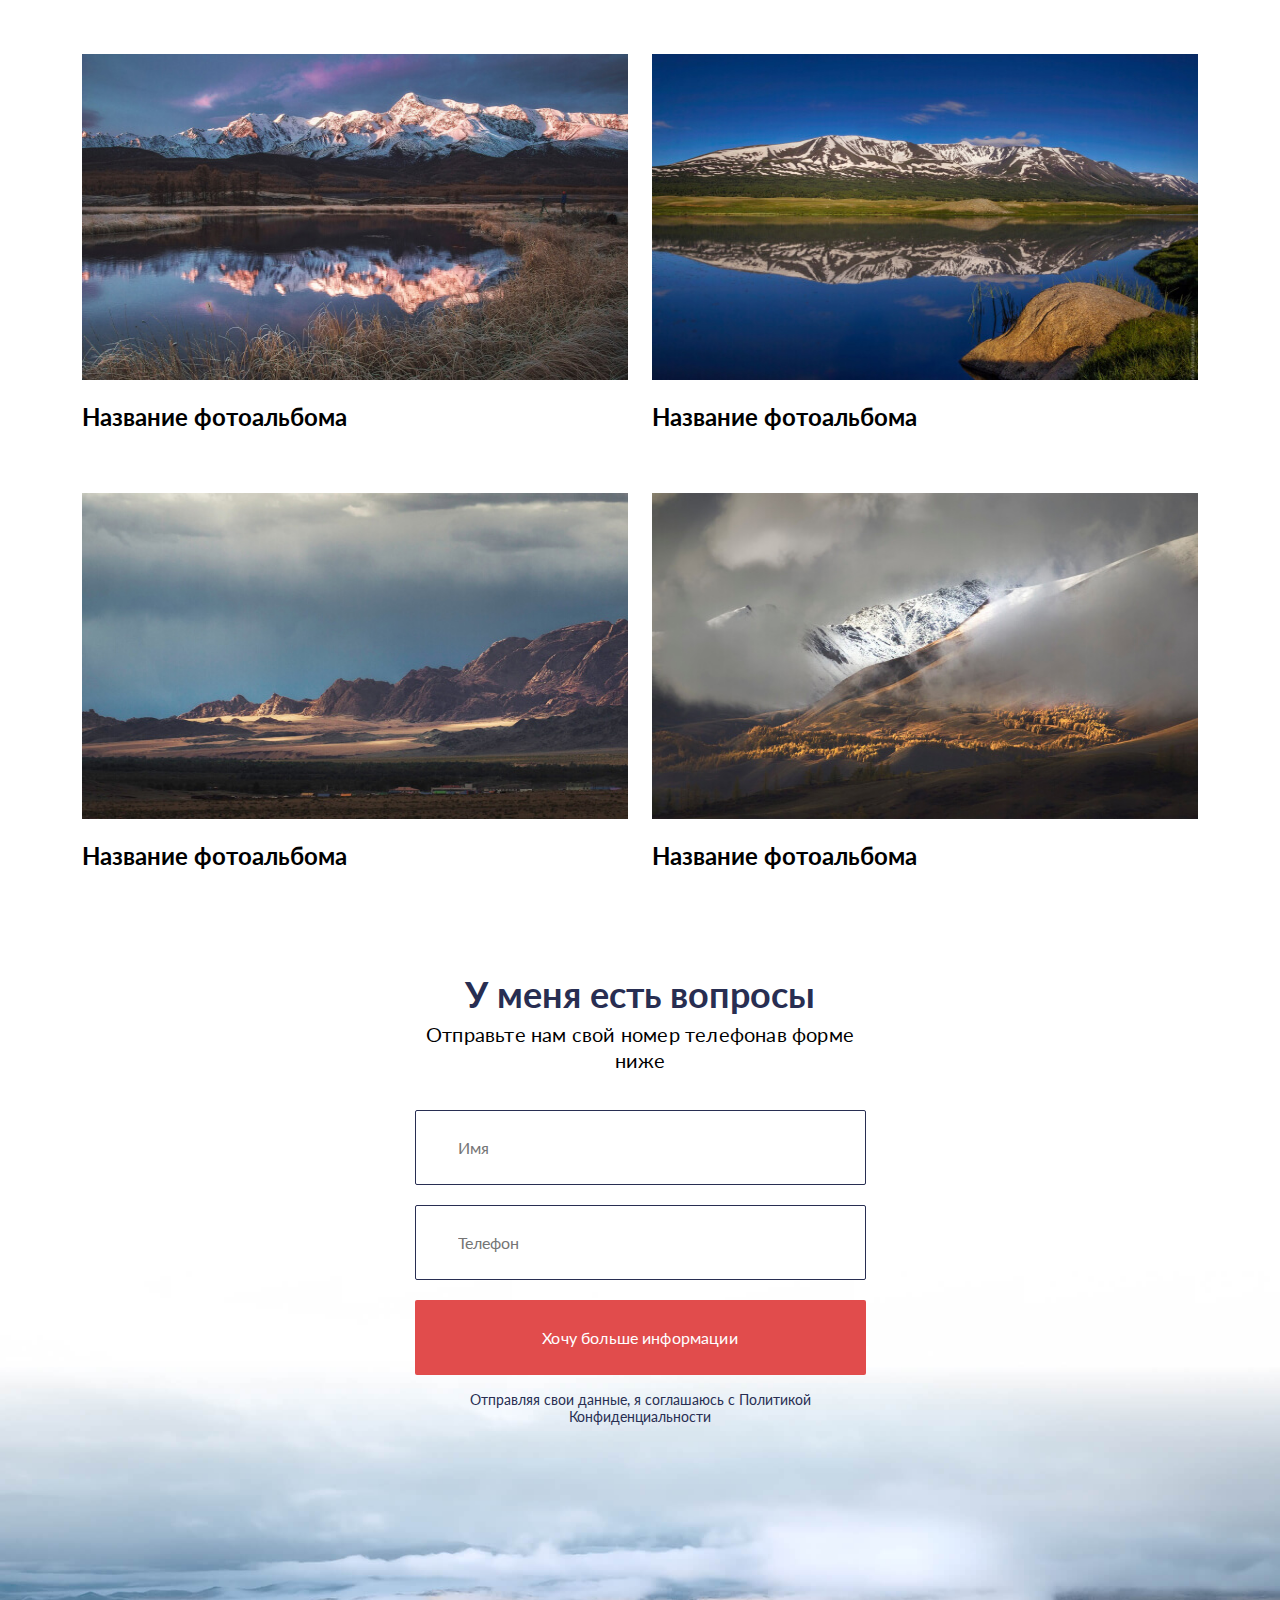
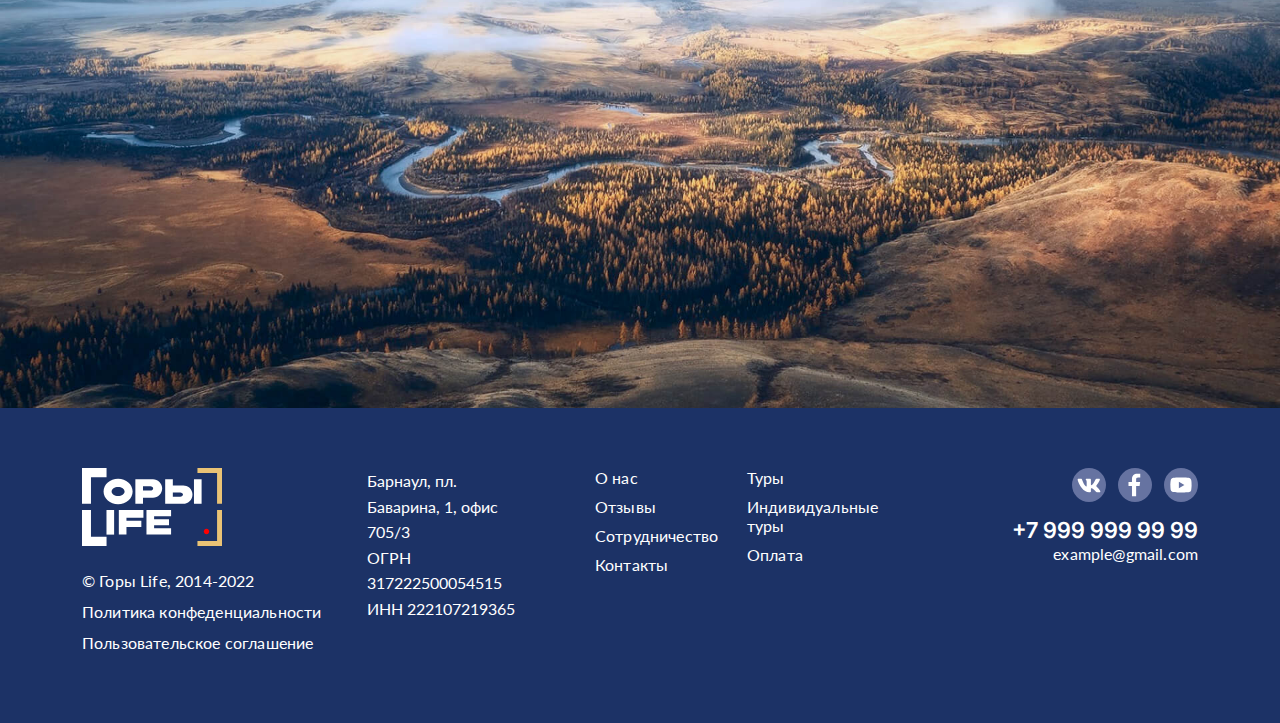
<file: photo.html>
<!DOCTYPE html>
<html lang="ru">
<head>
	<link rel="stylesheet" type="text/css" href="css/normalize.css" media="screen">
	<link rel="stylesheet" type="text/css" href="libs/bootstrap5/bootstrap.min.css" media="screen">
	<link rel="stylesheet icon" type="text/css" href="css/owl.carousel.min.css" media="screen">
	<link rel="stylesheet icon" type="text/css" href="css/style.css" media="screen">
	<meta name="viewport" content="width=device-width, initial-scale=1.0">
	<meta charset="UTF-8">
	<title>Document</title>
</head>
<body>
	<div class="wrapper">
		
		<header class="header about all">
			<div class="container ">
				<div class="row">
					<div class="col-lg-12 nav-col">
						<div class="mob">
							<div class="mob-menu-top">
								<a href="#!" class="mob-logo"><img src="images/mob-menu-logo.svg" alt=""></a>
								<a href="#!" class="call"><img src="images/call-icon.svg" alt=""></a>
							</div>
						</div>
						<nav class="navbar navbar-expand-lg">
							<div class="container-fluid">
								<button class="navbar-toggler" type="button" data-bs-toggle="collapse" data-bs-target="#navbarSupportedContent" aria-controls="navbarSupportedContent" aria-expanded="false" aria-label="Toggle navigation">
									<span class="navbar-toggler-icon">
										<span class="one"></span>
										<span class="two"></span>
										<span class="three"></span>
									</span>
								</button>
								<div class="collapse navbar-collapse" id="navbarSupportedContent">
									<div class="mob">
										<div class="mob-menu-top">
											<a href="#!" class="mob-logo"><img src="images/mob-menu-logo.svg" alt=""></a>
											<a href="#!" class="call"><img src="images/call-icon.svg" alt=""></a>
										</div>
									</div>
									<ul class="navbar-nav">
										<li class="nav-item">
											<a class="nav-link" href="about.html">О нас</a>
										</li>
										<li class="nav-item">
											<a class="nav-link" href="tour.html">Туры</a>
										</li>
										<li class="nav-item">
											<a class="nav-link" href="photo.html">Фото</a>
										</li>
										<li class="nav-item">
											<a class="nav-link" href="how.html">Как поехать</a>
										</li>
										<li class="nav-item">
											<a class="nav-link" href="comment.html">Отзывы</a>
										</li>
										<li class="nav-item">
											<a class="nav-link" href="contact.html">Контакты</a>
										</li>
									</ul>
									<div class="navbar-right">
										<div class="tel">
											<a href="tel:+7 999 999 99 99">+7 999 999 99 99</a>
										</div>
										<div class="callback">
											<a href="#!">Оставить заявку</a>
										</div>										
									</div>
									<div class="mob nav-social">
										<div class="socials">
											<a href="#!"><img src="images/vk.svg" alt=""></a>
											<a href="#!"><img src="images/facebook.svg" alt=""></a>
											<a href="#!"><img src="images/youtube.svg" alt=""></a>
										</div>
										<div class="menu-contact">
											<a href="tel:+7 999 999 99 99">+7 999 999 99 99</a>
											<a href="#!" class="menu-mail">example@gmail.com</a>
										</div>
										<div class="menu-info">
											<p>Барнаул, пл. Баварина, 1, офис 705/3</p>
											<p>ОГРН 317222500054515</p>
											<p>ИНН 222107219365</p>
										</div>
									</div>
								</div>
							</div>
						</nav>
					</div>

                    <div class="col-lg-12">
                        <div class="title white">
                            <h1>Фотогалерея</h1>
                        </div>
                    </div>
				</div>
			</div>
		</header>

		<main>
			<section class="gallery-sec">
                <div class="container">
                    <div class="row">
                        <div class="col-lg-6">
                            <div class="gallery-block">
								<div class="gallery-img">
									<img src="images/gallery1.jpg" alt="">
								</div>
								<div class="gallery-text">
									<h3>Название фотоальбома</h3>
								</div>
							</div>
                        </div>
						<div class="col-lg-6">
                            <div class="gallery-block">
								<div class="gallery-img">
									<img src="images/gallery2.jpg" alt="">
								</div>
								<div class="gallery-text">
									<h3>Название фотоальбома</h3>
								</div>
							</div>
                        </div>
						<div class="col-lg-6">
                            <div class="gallery-block">
								<div class="gallery-img">
									<img src="images/gallery3.jpg" alt="">
								</div>
								<div class="gallery-text">
									<h3>Название фотоальбома</h3>
								</div>
							</div>
                        </div>
						<div class="col-lg-6">
                            <div class="gallery-block">
								<div class="gallery-img">
									<img src="images/gallery4.jpg" alt="">
								</div>
								<div class="gallery-text">
									<h3>Название фотоальбома</h3>
								</div>
							</div>
                        </div>
						<div class="col-lg-6">
                            <div class="gallery-block">
								<div class="gallery-img">
									<img src="images/gallery5.jpg" alt="">
								</div>
								<div class="gallery-text">
									<h3>Название фотоальбома</h3>
								</div>
							</div>
                        </div>
						<div class="col-lg-6">
                            <div class="gallery-block">
								<div class="gallery-img">
									<img src="images/gallery6.jpg" alt="">
								</div>
								<div class="gallery-text">
									<h3>Название фотоальбома</h3>
								</div>
							</div>
                        </div>
						<div class="col-lg-6">
                            <div class="gallery-block">
								<div class="gallery-img">
									<img src="images/gallery7.jpg" alt="">
								</div>
								<div class="gallery-text">
									<h3>Название фотоальбома</h3>
								</div>
							</div>
                        </div>
						<div class="col-lg-6">
                            <div class="gallery-block">
								<div class="gallery-img">
									<img src="images/gallery8.jpg" alt="">
								</div>
								<div class="gallery-text">
									<h3>Название фотоальбома</h3>
								</div>
							</div>
                        </div>
						<div class="col-lg-6">
                            <div class="gallery-block">
								<div class="gallery-img">
									<img src="images/gallery9.jpg" alt="">
								</div>
								<div class="gallery-text">
									<h3>Название фотоальбома</h3>
								</div>
							</div>
                        </div>
						<div class="col-lg-6">
                            <div class="gallery-block">
								<div class="gallery-img">
									<img src="images/gallery10.jpg" alt="">
								</div>
								<div class="gallery-text">
									<h3>Название фотоальбома</h3>
								</div>
							</div>
                        </div>
                    </div>

                    <div class="row form-rov">
                        <div class="col-lg-5">
                            <div class="form-block">
                                <form action="#!" method="post" id="form">
                                    <div class="form-title">
                                        <h2>У меня есть вопросы</h2>
                                        <p>Отправьте нам свой номер телефонав форме ниже</p>
                                    </div>
                                    <div class="form-in">
                                        <div class="form-group">
                                            <input type="text" name="name" id="name" placeholder="Имя">
                                        </div>
                                        <div class="form-group">
                                            <input type="tel" name="phone" id="phone" placeholder="Телефон">
                                        </div>
                                        <div class="form-btn">
                                            <button type="submit" id="send-form" class="red-btn">Хочу больше информации</button>
                                        </div>
                                        <div class="form-agree">
                                            <span>Отправляя свои данные, я соглашаюсь с Политикой Конфиденциальности</span>
                                        </div>
                                    </div>
                                </form>
                            </div>
                        </div>
                    </div>
                </div>
            </section>
		</main>

		<footer class="footer">
			<div class="container">
				<div class="row">
					<div class="col-lg-3">
						<div class="ftr-logo">
							<a href="#!" class="f-logo"><img src="images/footer-logo.svg" alt=""></a>
							<span>© Горы Life, 2014-2022 </span>
							<div class="ftr-politic">
								<a href="#!">Политика конфеденциальности</a>
								<a href="#!">Пользовательское соглашение</a>
							</div>
						</div>
					</div>
					<div class="col-lg-6">
						<div class="row ftr-block">
							<div class="col-lg-4 ftr-info">
								<p>Барнаул, пл. Баварина, 1, офис 705/3</p>
								<p>ОГРН 317222500054515</p>
								<p>ИНН 222107219365</p>
							</div>
							<div class="col-lg-4 ftr-menu one">
								<a href="#!">О нас</a>
								<a href="#!">Отзывы</a>
								<a href="#!">Сотрудничество</a>
								<a href="#!">Контакты</a>
							</div>
							<div class="col-lg-4 ftr-menu two">
								<a href="#!">Туры</a>
								<a href="#!">Индивидуальные туры</a>
								<a href="#!">Оплата</a>
							</div>
						</div>
					</div>
					<div class="col-lg-3">
						<div class="ftr-contact">
							<div class="socials">
								<a href="#!"><img src="images/vk.svg" alt=""></a>
								<a href="#!"><img src="images/facebook.svg" alt=""></a>
								<a href="#!"><img src="images/youtube.svg" alt=""></a>
							</div>
							<div class="ftr-tel">
								<a href="tel:+7 999 999 99 99" class="tel-num">+7 999 999 99 99</a>
								<a href="mailto:example@gmail.com" class="ftr-mail">example@gmail.com</a>
							</div>
						</div>
					</div>
				</div>
			</div>
		</footer>

	</div>
	
	<script src="js/jquery-3.5.1.min.js"></script>
	<script src="js/jquery.maskedinput.min.js"></script>
	<script src="libs/bootstrap5/bootstrap.min.js"></script>
	<script src="js/popper.js"></script>
	<script src="js/owl.carousel.min.js"></script>
	<script src="js/script.js"></script>
</body>
</html>
</file>
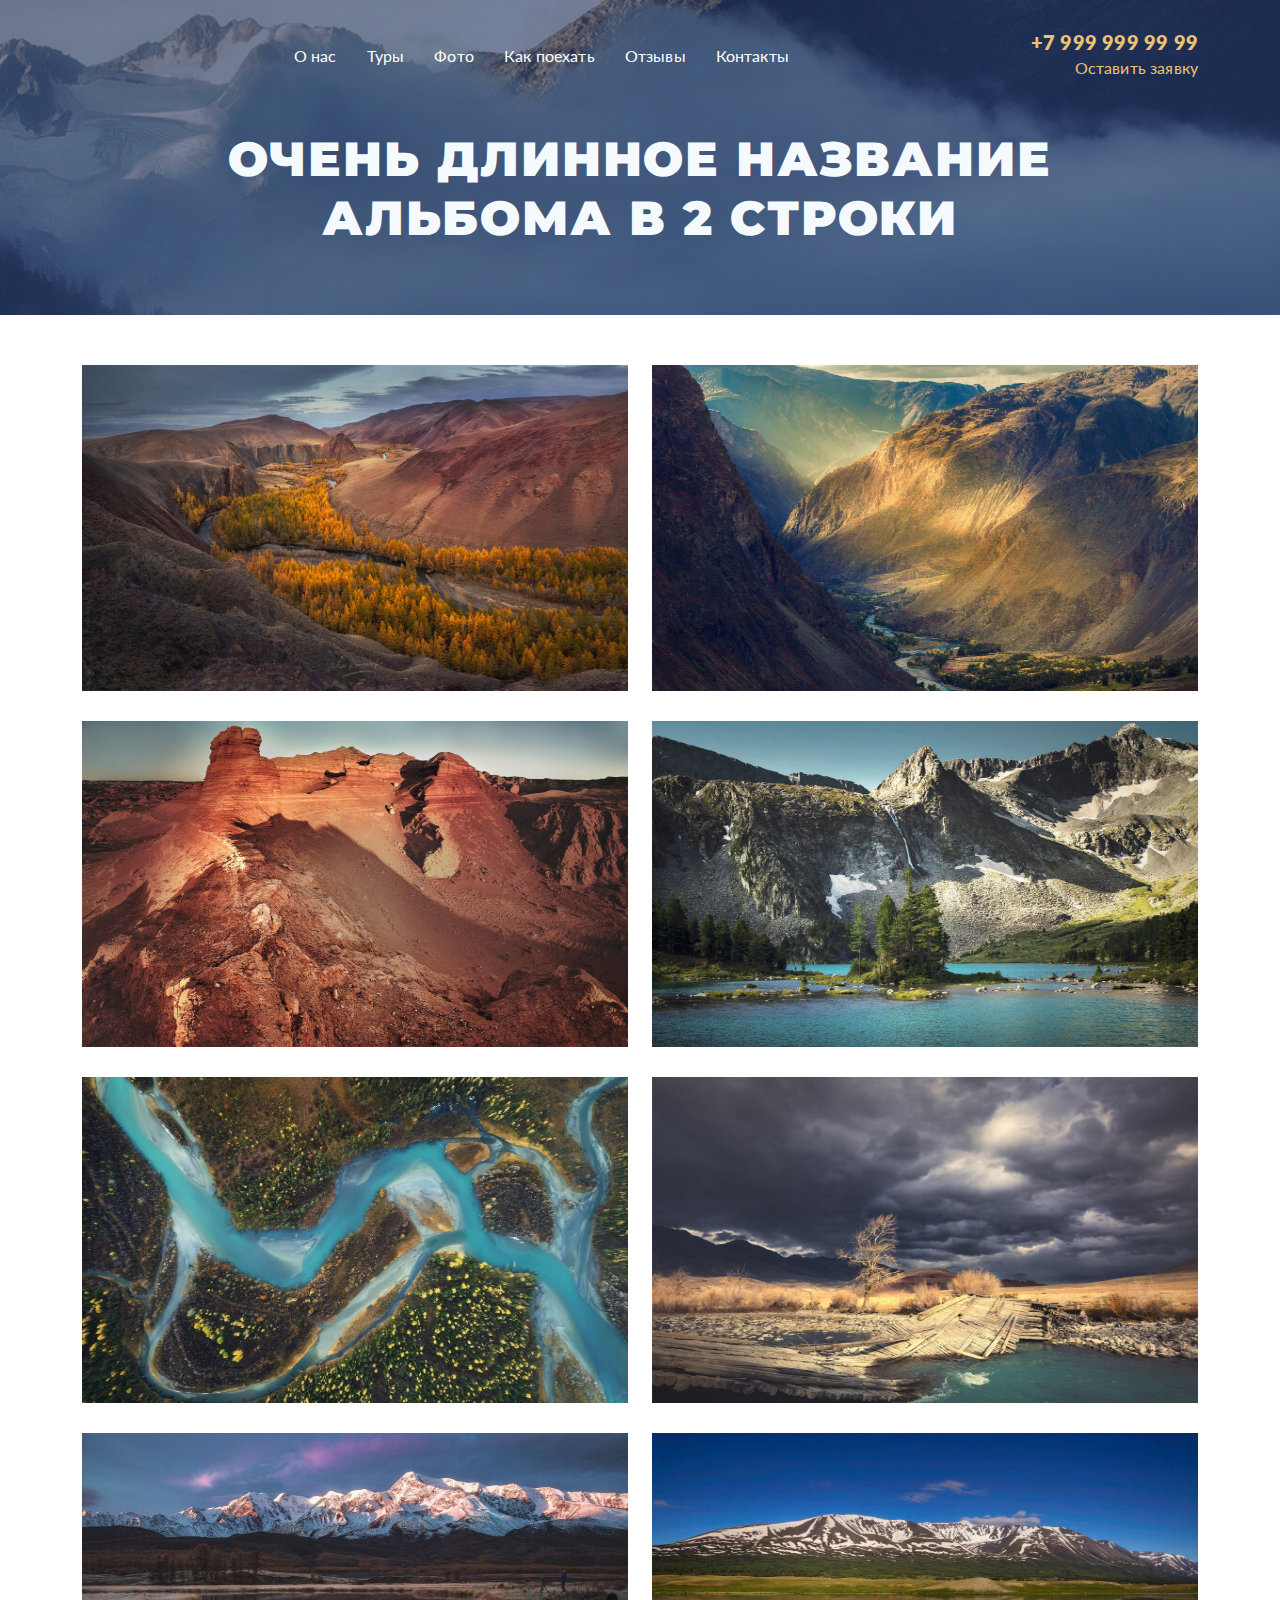
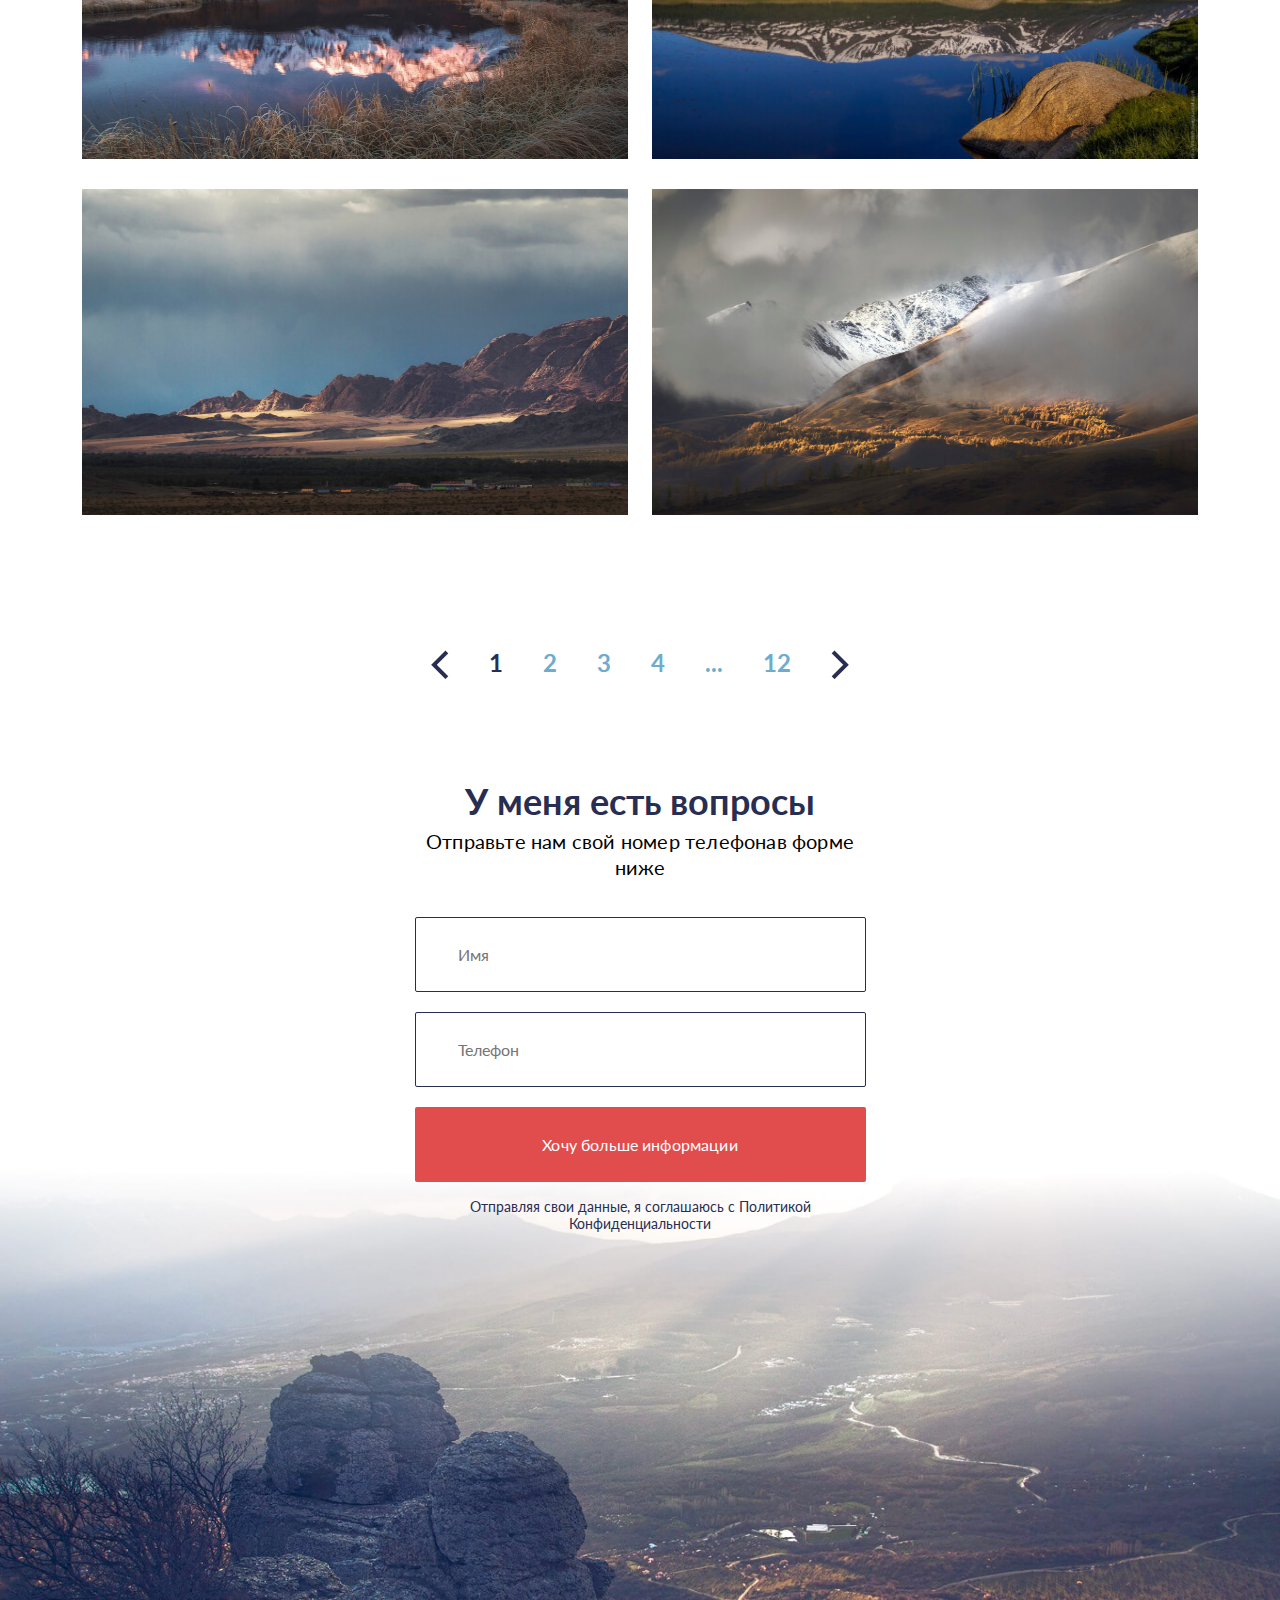
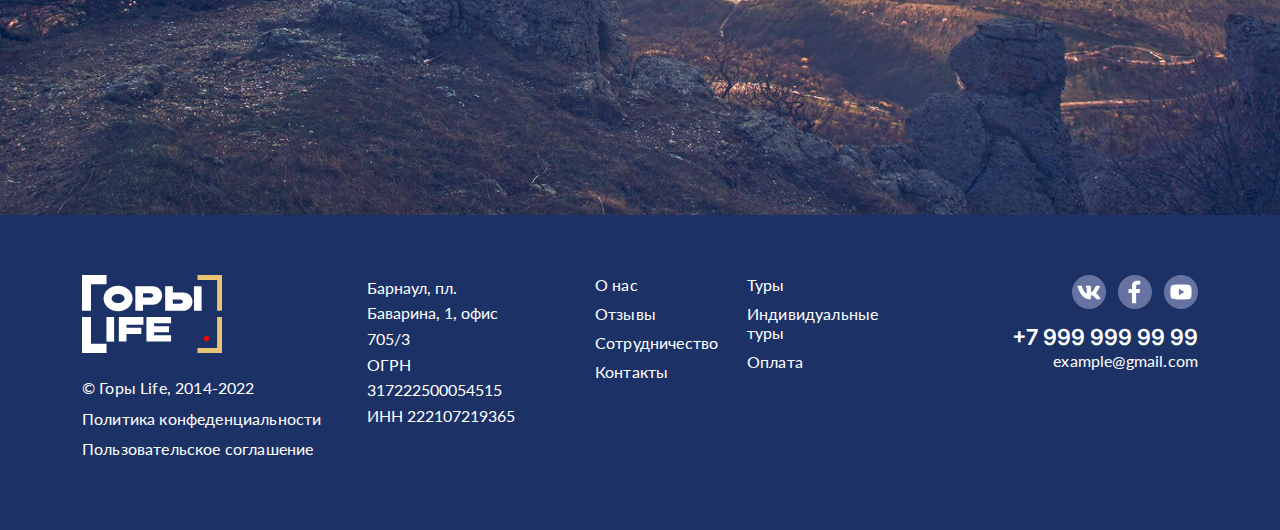
<file: photo_2.html>
<!DOCTYPE html>
<html lang="ru">
<head>
	<link rel="stylesheet" type="text/css" href="css/normalize.css" media="screen">
	<link rel="stylesheet" type="text/css" href="libs/bootstrap5/bootstrap.min.css" media="screen">
	<link rel="stylesheet icon" type="text/css" href="css/owl.carousel.min.css" media="screen">
	<link rel="stylesheet icon" type="text/css" href="css/style.css" media="screen">
	<meta name="viewport" content="width=device-width, initial-scale=1.0">
	<meta charset="UTF-8">
	<title>Document</title>
</head>
<body>
	<div class="wrapper">
		
		<header class="header photo2 all">
			<div class="container">
				<div class="row">
					<div class="col-lg-12 nav-col">
						<div class="mob">
							<div class="mob-menu-top">
								<a href="#!" class="mob-logo"><img src="images/mob-menu-logo.svg" alt=""></a>
								<a href="#!" class="call"><img src="images/call-icon.svg" alt=""></a>
							</div>
						</div>
						<nav class="navbar navbar-expand-lg">
							<div class="container-fluid">
								<button class="navbar-toggler" type="button" data-bs-toggle="collapse" data-bs-target="#navbarSupportedContent" aria-controls="navbarSupportedContent" aria-expanded="false" aria-label="Toggle navigation">
									<span class="navbar-toggler-icon">
										<span class="one"></span>
										<span class="two"></span>
										<span class="three"></span>
									</span>
								</button>
								<div class="collapse navbar-collapse" id="navbarSupportedContent">
									<div class="mob">
										<div class="mob-menu-top">
											<a href="#!" class="mob-logo"><img src="images/mob-menu-logo.svg" alt=""></a>
											<a href="#!" class="call"><img src="images/call-icon.svg" alt=""></a>
										</div>
									</div>
									<ul class="navbar-nav">
										<li class="nav-item">
											<a class="nav-link" href="about.html">О нас</a>
										</li>
										<li class="nav-item">
											<a class="nav-link" href="tour.html">Туры</a>
										</li>
										<li class="nav-item">
											<a class="nav-link" href="photo.html">Фото</a>
										</li>
										<li class="nav-item">
											<a class="nav-link" href="how.html">Как поехать</a>
										</li>
										<li class="nav-item">
											<a class="nav-link" href="comment.html">Отзывы</a>
										</li>
										<li class="nav-item">
											<a class="nav-link" href="contact.html">Контакты</a>
										</li>
									</ul>
									<div class="navbar-right">
										<div class="tel">
											<a href="tel:+7 999 999 99 99">+7 999 999 99 99</a>
										</div>
										<div class="callback">
											<a href="#!">Оставить заявку</a>
										</div>										
									</div>
									<div class="mob nav-social">
										<div class="socials">
											<a href="#!"><img src="images/vk.svg" alt=""></a>
											<a href="#!"><img src="images/facebook.svg" alt=""></a>
											<a href="#!"><img src="images/youtube.svg" alt=""></a>
										</div>
										<div class="menu-contact">
											<a href="tel:+7 999 999 99 99">+7 999 999 99 99</a>
											<a href="#!" class="menu-mail">example@gmail.com</a>
										</div>
										<div class="menu-info">
											<p>Барнаул, пл. Баварина, 1, офис 705/3</p>
											<p>ОГРН 317222500054515</p>
											<p>ИНН 222107219365</p>
										</div>
									</div>
								</div>
							</div>
						</nav>
					</div>

                    <div class="col-lg-12">
                        <div class="photo-top-title">
                            <h1>Очень длинное Название альбома в 2 строки</h1>
                        </div>
                    </div>
				</div>
			</div>
		</header>

		<main>
			<section class="gallery-sec two">
                <div class="container">
                    <div class="row">
                        <div class="col-lg-6">
                            <div class="gallery-block">
								<div class="gallery-img">
									<img src="images/gallery1.jpg" alt="">
								</div>
							</div>
                        </div>
						<div class="col-lg-6">
                            <div class="gallery-block">
								<div class="gallery-img">
									<img src="images/gallery2.jpg" alt="">
								</div>
							</div>
                        </div>
						<div class="col-lg-6">
                            <div class="gallery-block">
								<div class="gallery-img">
									<img src="images/gallery3.jpg" alt="">
								</div>
							</div>
                        </div>
						<div class="col-lg-6">
                            <div class="gallery-block">
								<div class="gallery-img">
									<img src="images/gallery4.jpg" alt="">
								</div>
							</div>
                        </div>
						<div class="col-lg-6">
                            <div class="gallery-block">
								<div class="gallery-img">
									<img src="images/gallery5.jpg" alt="">
								</div>
							</div>
                        </div>
						<div class="col-lg-6">
                            <div class="gallery-block">
								<div class="gallery-img">
									<img src="images/gallery6.jpg" alt="">
								</div>
							</div>
                        </div>
						<div class="col-lg-6">
                            <div class="gallery-block">
								<div class="gallery-img">
									<img src="images/gallery7.jpg" alt="">
								</div>
							</div>
                        </div>
						<div class="col-lg-6">
                            <div class="gallery-block">
								<div class="gallery-img">
									<img src="images/gallery8.jpg" alt="">
								</div>
							</div>
                        </div>
						<div class="col-lg-6">
                            <div class="gallery-block">
								<div class="gallery-img">
									<img src="images/gallery9.jpg" alt="">
								</div>
							</div>
                        </div>
						<div class="col-lg-6">
                            <div class="gallery-block">
								<div class="gallery-img">
									<img src="images/gallery10.jpg" alt="">
								</div>
							</div>
                        </div>
                    </div>

                    <div class="row">
                        <div class="col-lg-12">
                            <div class="paginantion">
                                <a href="#!"><img src="images/pagination-left.png" alt=""></a>
                                <a href="#!" class="active">1</a>
                                <a href="#!">2</a>
                                <a href="#!">3</a>
                                <a href="#!">4</a>
                                <a href="#!">...</a>
                                <a href="#!">12</a>
                                <a href="#!"><img src="images/pagination-right.png" alt=""></a>
                            </div>
                        </div>
                    </div>

                    <div class="row form-rov">
                        <div class="col-lg-5">
                            <div class="form-block">
                                <form action="#!" method="post" id="form">
                                    <div class="form-title">
                                        <h2>У меня есть вопросы</h2>
                                        <p>Отправьте нам свой номер телефонав форме ниже</p>
                                    </div>
                                    <div class="form-in">
                                        <div class="form-group">
                                            <input type="text" name="name" id="name" placeholder="Имя">
                                        </div>
                                        <div class="form-group">
                                            <input type="tel" name="phone" id="phone" placeholder="Телефон">
                                        </div>
                                        <div class="form-btn">
                                            <button type="submit" id="send-form" class="red-btn">Хочу больше информации</button>
                                        </div>
                                        <div class="form-agree">
                                            <span>Отправляя свои данные, я соглашаюсь с Политикой Конфиденциальности</span>
                                        </div>
                                    </div>
                                </form>
                            </div>
                        </div>
                    </div>
                </div>
            </section>
		</main>

		<footer class="footer">
			<div class="container">
				<div class="row">
					<div class="col-lg-3">
						<div class="ftr-logo">
							<a href="#!" class="f-logo"><img src="images/footer-logo.svg" alt=""></a>
							<span>© Горы Life, 2014-2022 </span>
							<div class="ftr-politic">
								<a href="#!">Политика конфеденциальности</a>
								<a href="#!">Пользовательское соглашение</a>
							</div>
						</div>
					</div>
					<div class="col-lg-6">
						<div class="row ftr-block">
							<div class="col-lg-4 ftr-info">
								<p>Барнаул, пл. Баварина, 1, офис 705/3</p>
								<p>ОГРН 317222500054515</p>
								<p>ИНН 222107219365</p>
							</div>
							<div class="col-lg-4 ftr-menu one">
								<a href="#!">О нас</a>
								<a href="#!">Отзывы</a>
								<a href="#!">Сотрудничество</a>
								<a href="#!">Контакты</a>
							</div>
							<div class="col-lg-4 ftr-menu two">
								<a href="#!">Туры</a>
								<a href="#!">Индивидуальные туры</a>
								<a href="#!">Оплата</a>
							</div>
						</div>
					</div>
					<div class="col-lg-3">
						<div class="ftr-contact">
							<div class="socials">
								<a href="#!"><img src="images/vk.svg" alt=""></a>
								<a href="#!"><img src="images/facebook.svg" alt=""></a>
								<a href="#!"><img src="images/youtube.svg" alt=""></a>
							</div>
							<div class="ftr-tel">
								<a href="tel:+7 999 999 99 99" class="tel-num">+7 999 999 99 99</a>
								<a href="mailto:example@gmail.com" class="ftr-mail">example@gmail.com</a>
							</div>
						</div>
					</div>
				</div>
			</div>
		</footer>

	</div>
	
	<script src="js/jquery-3.5.1.min.js"></script>
	<script src="js/jquery.maskedinput.min.js"></script>
	<script src="libs/bootstrap5/bootstrap.min.js"></script>
	<script src="js/popper.js"></script>
	<script src="js/owl.carousel.min.js"></script>
	<script src="js/script.js"></script>
</body>
</html>
</file>
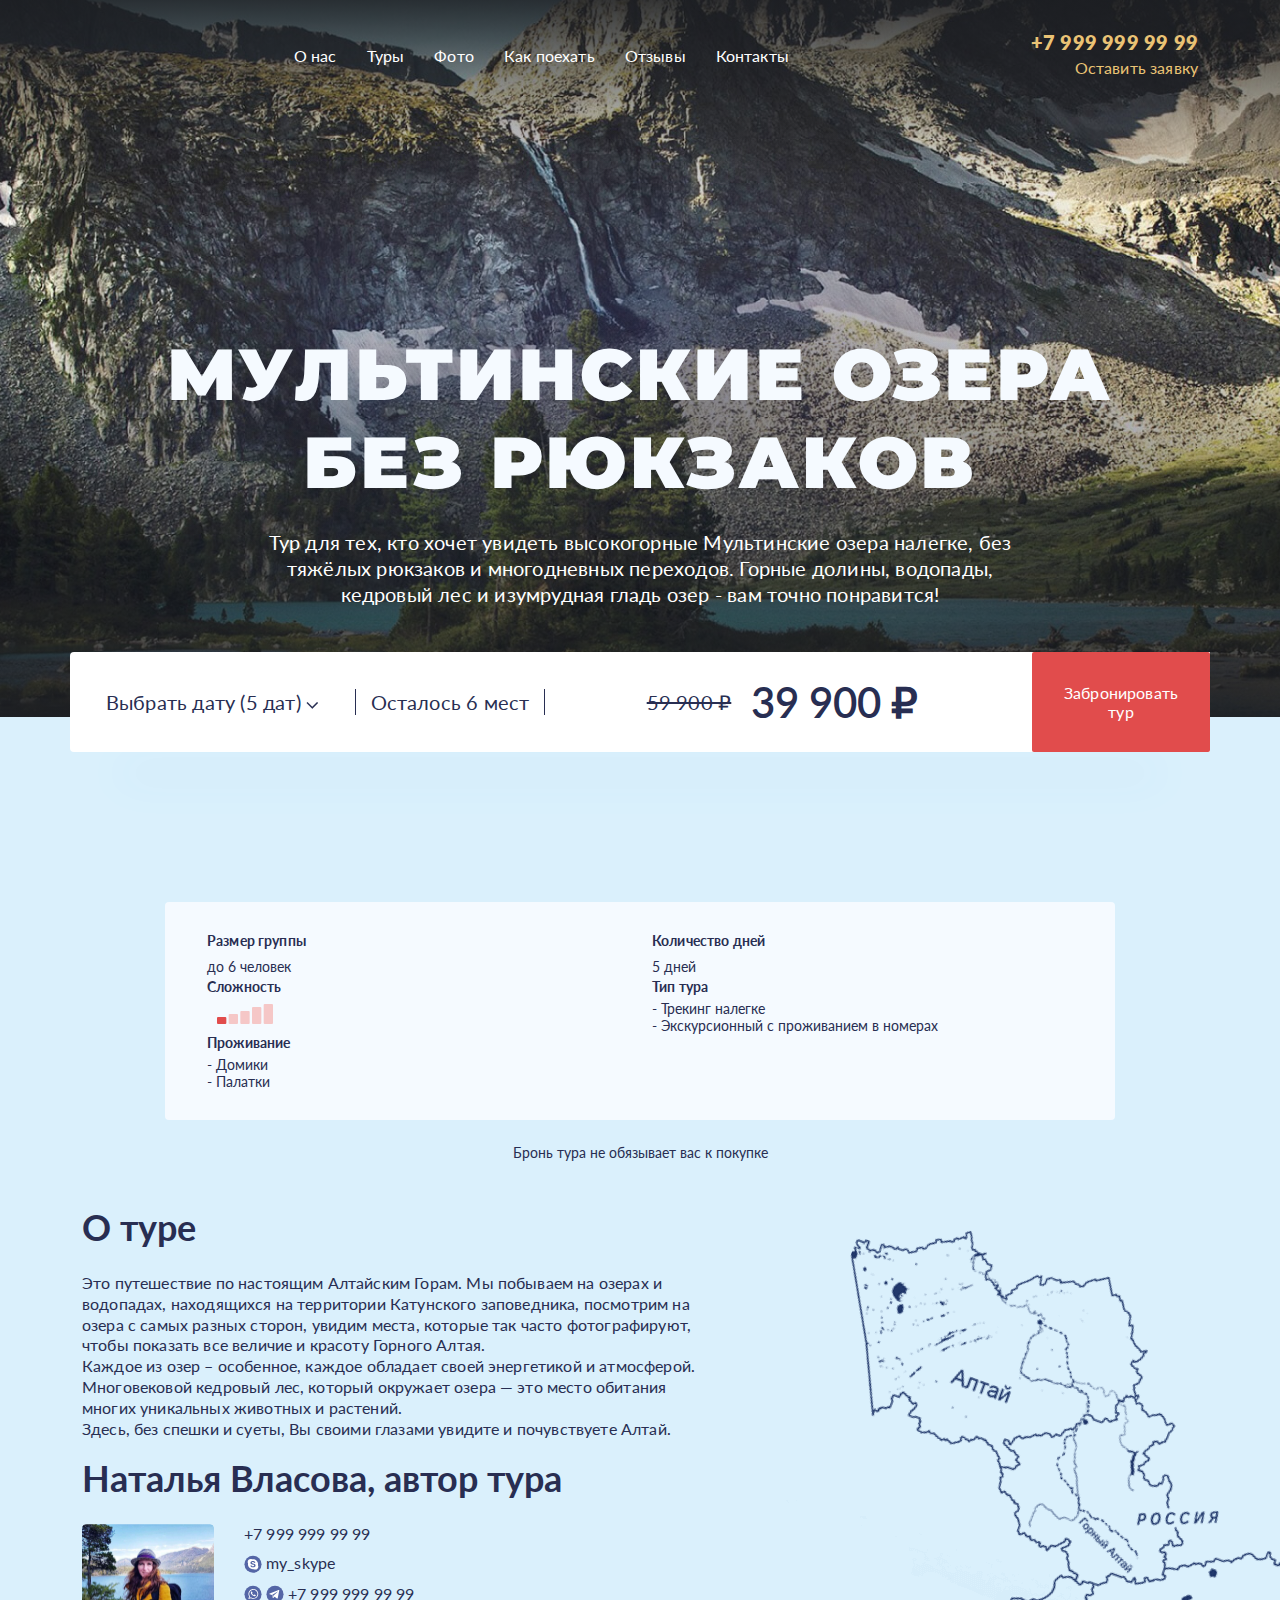
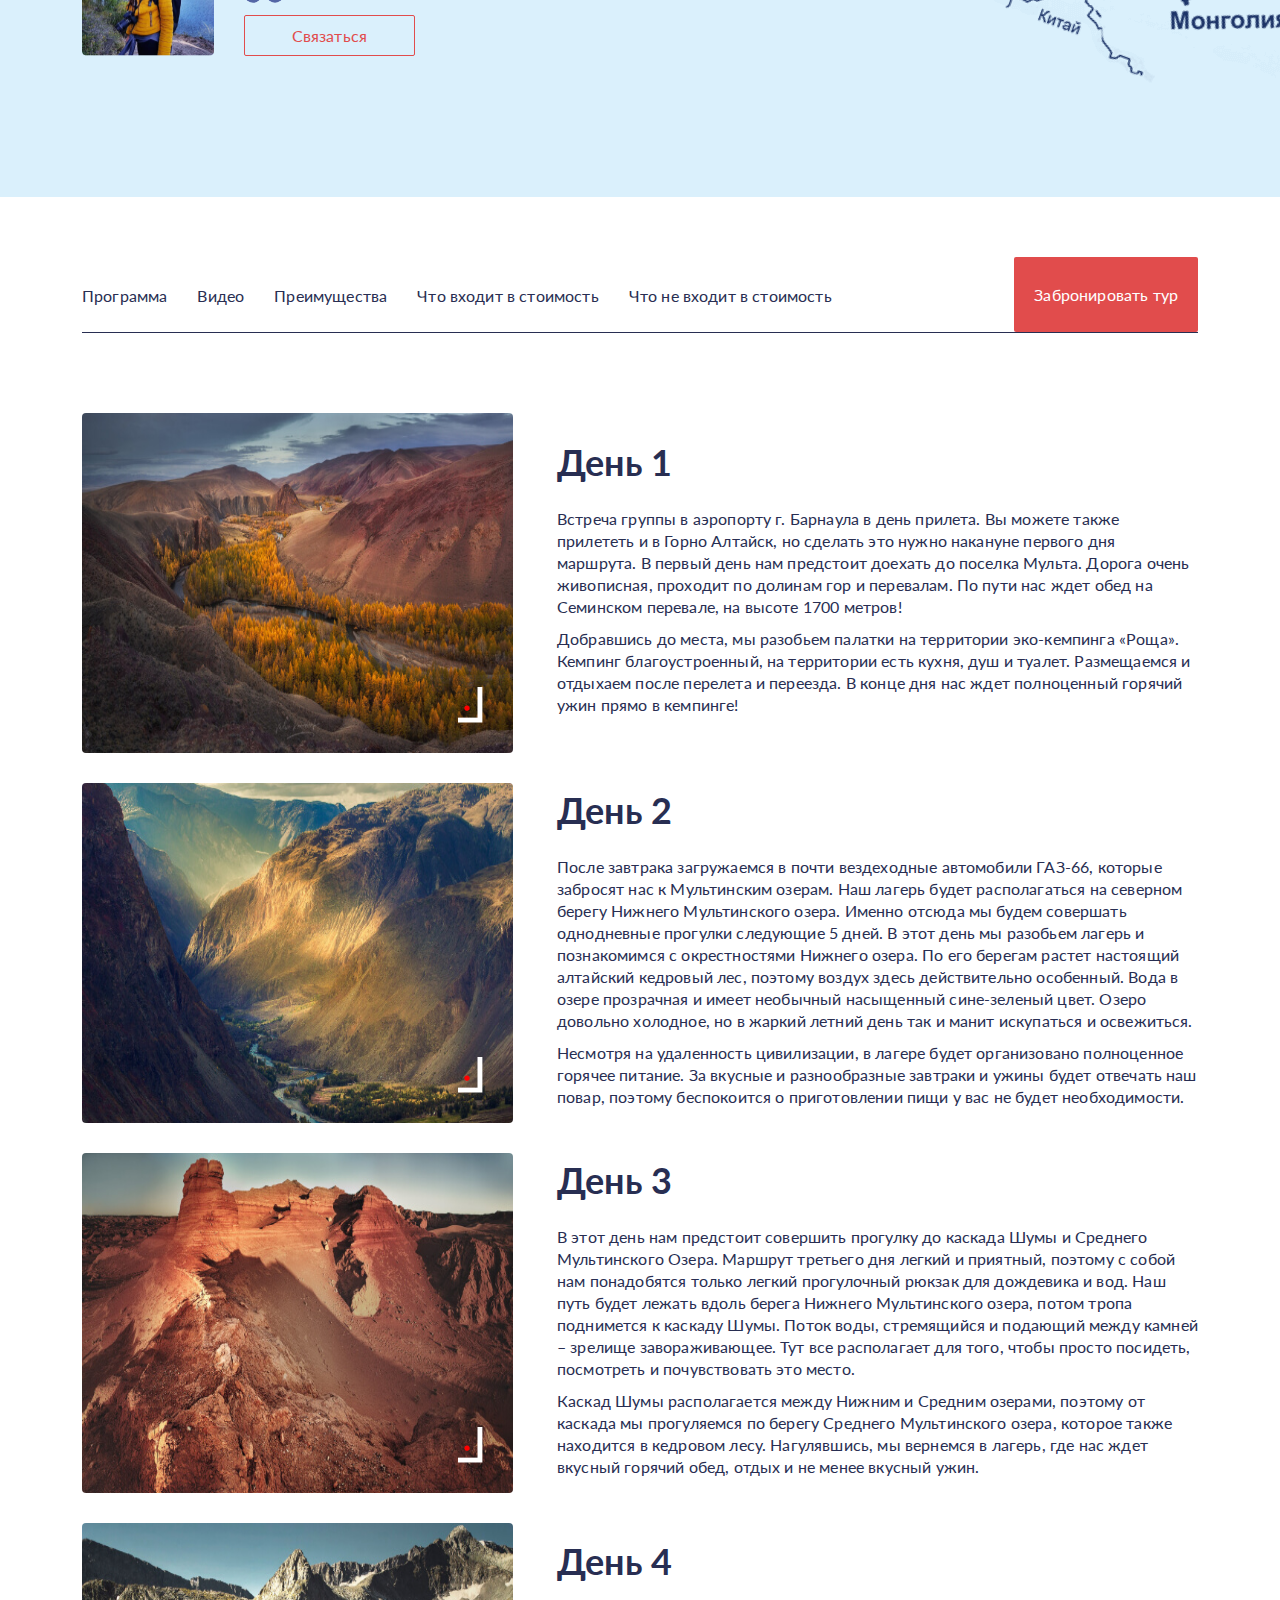
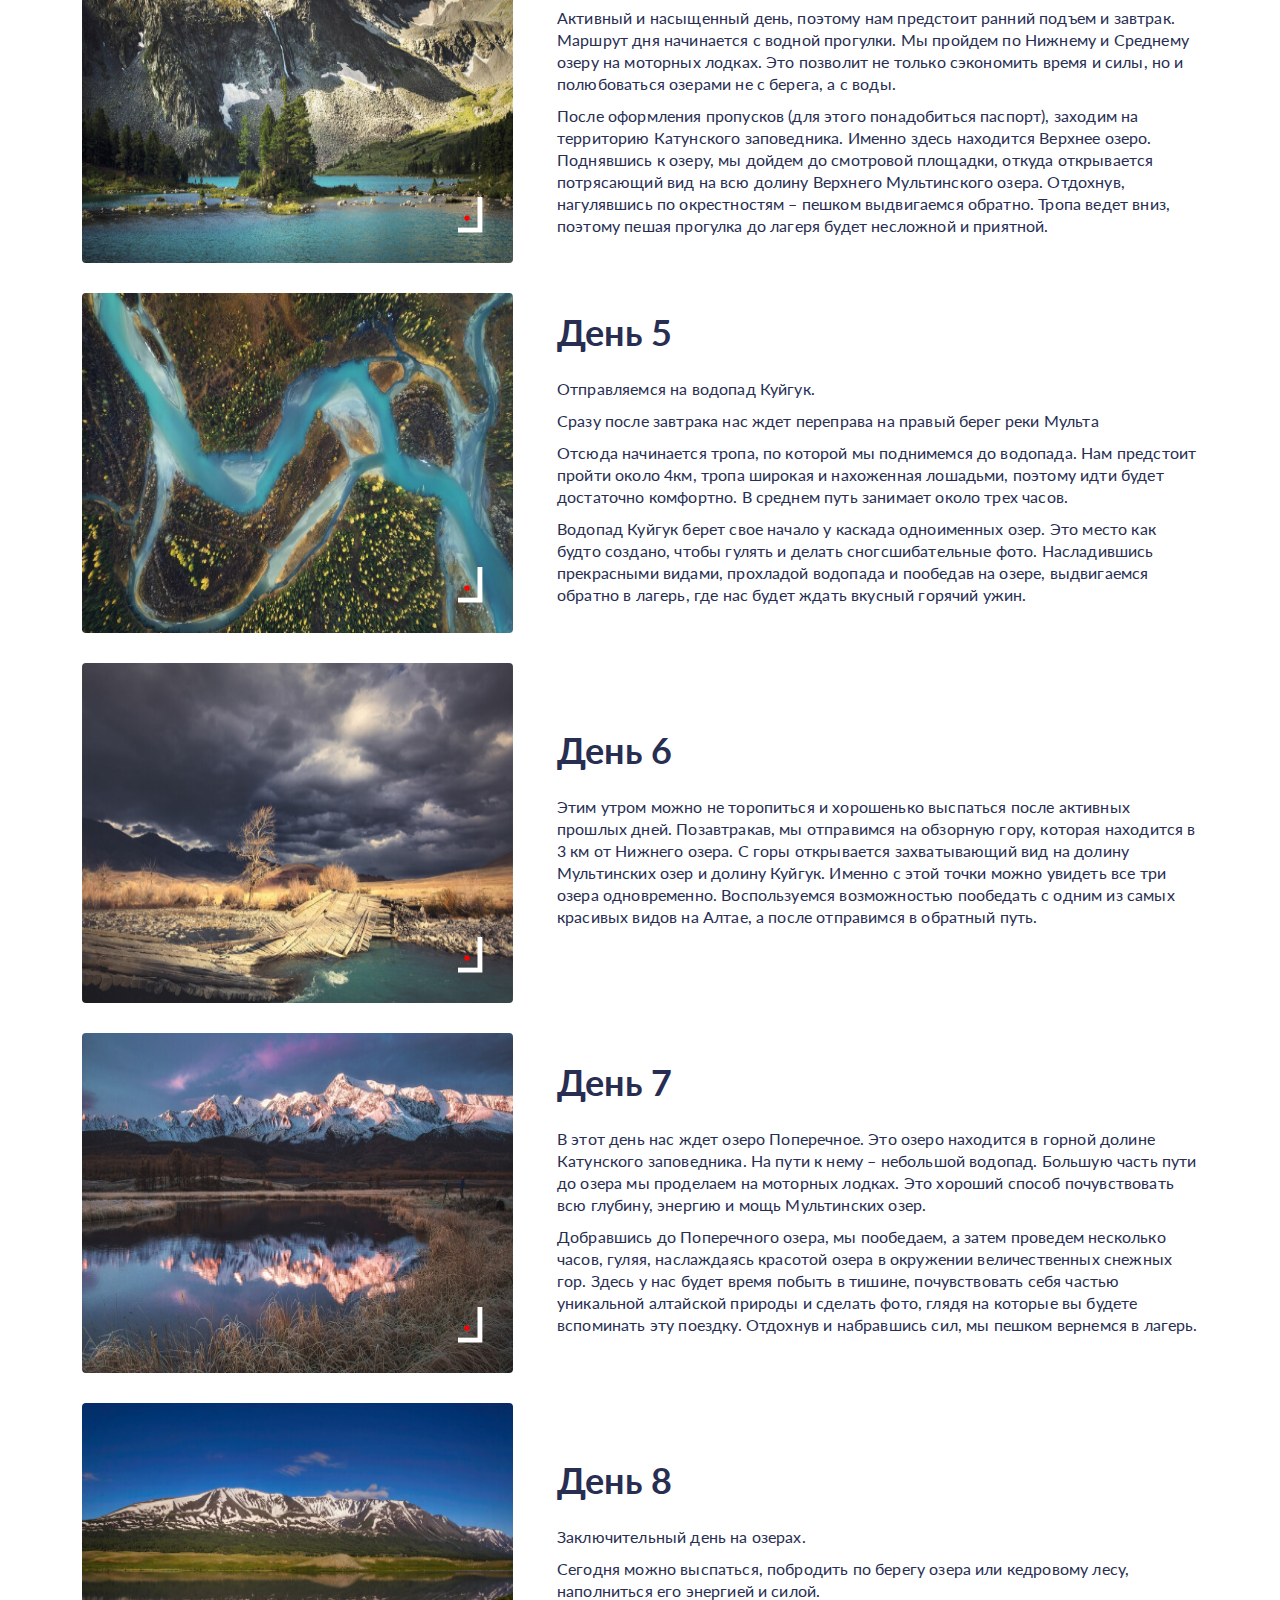
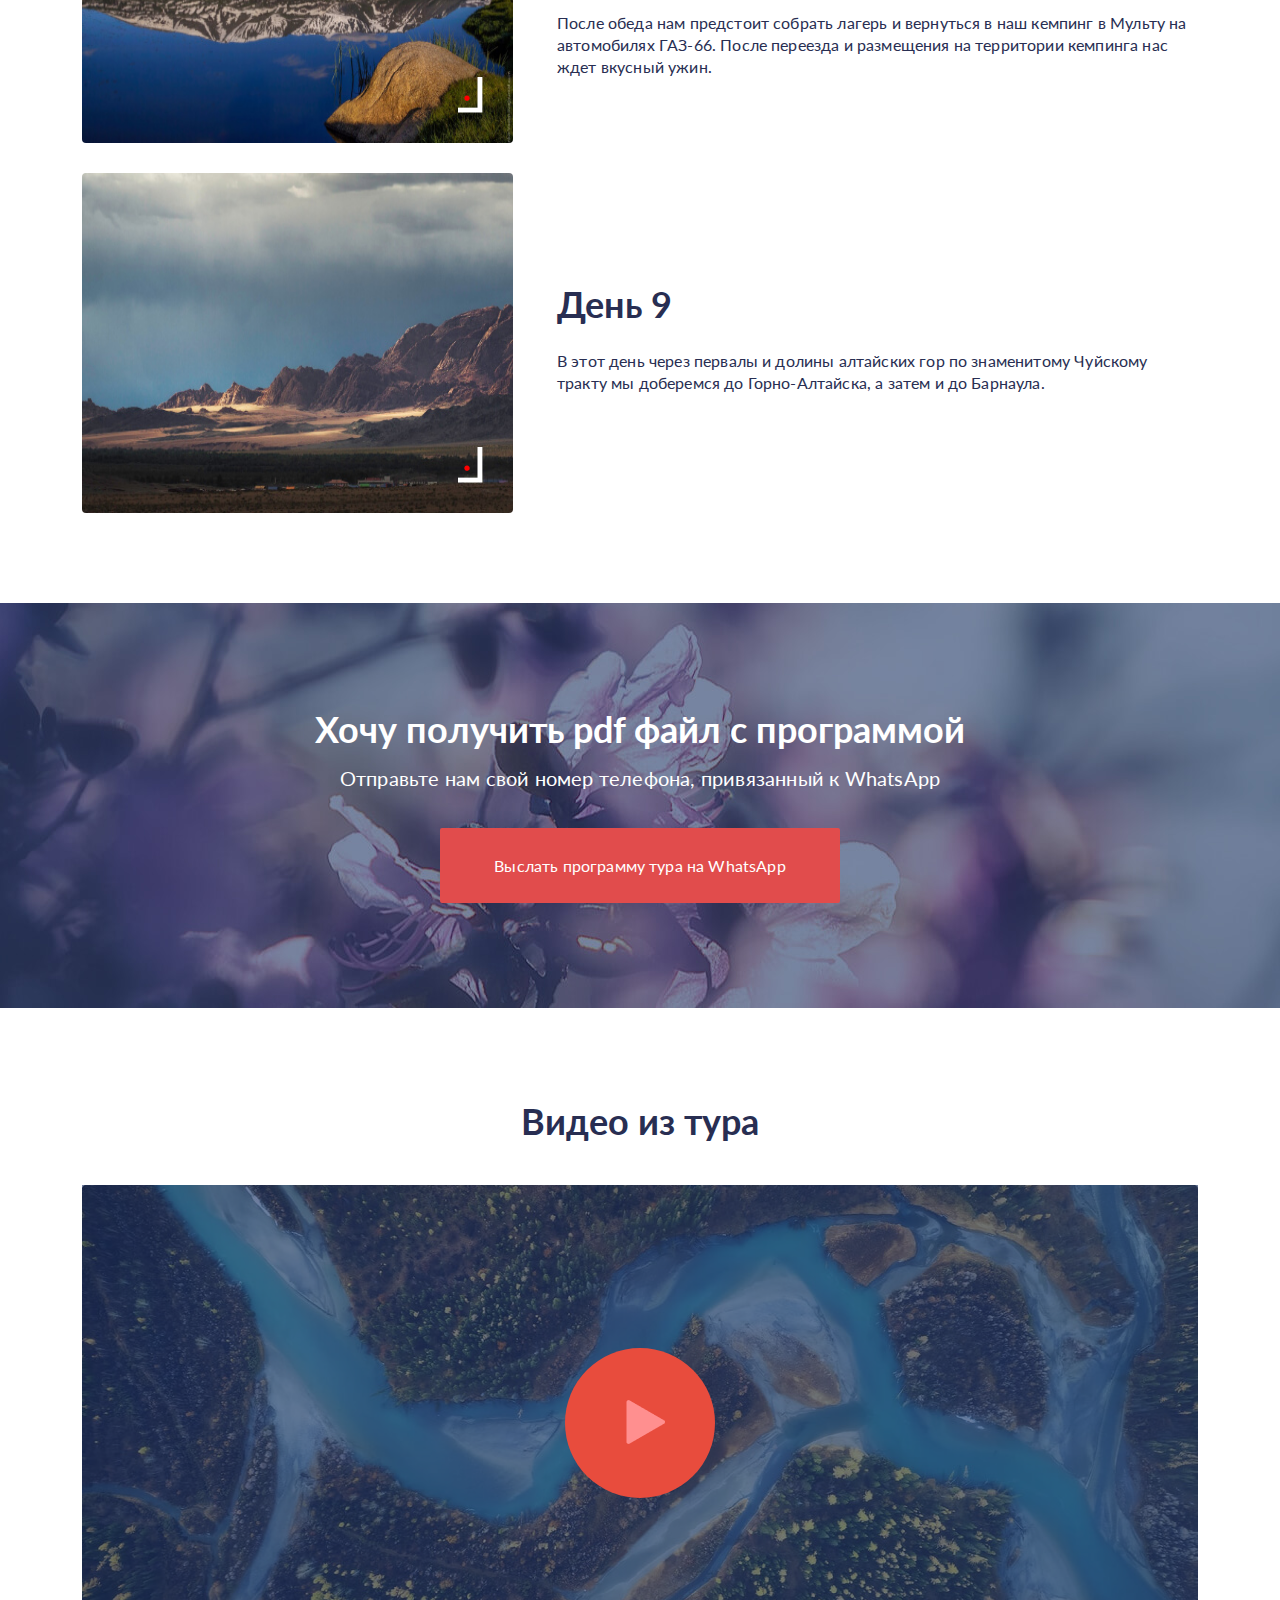
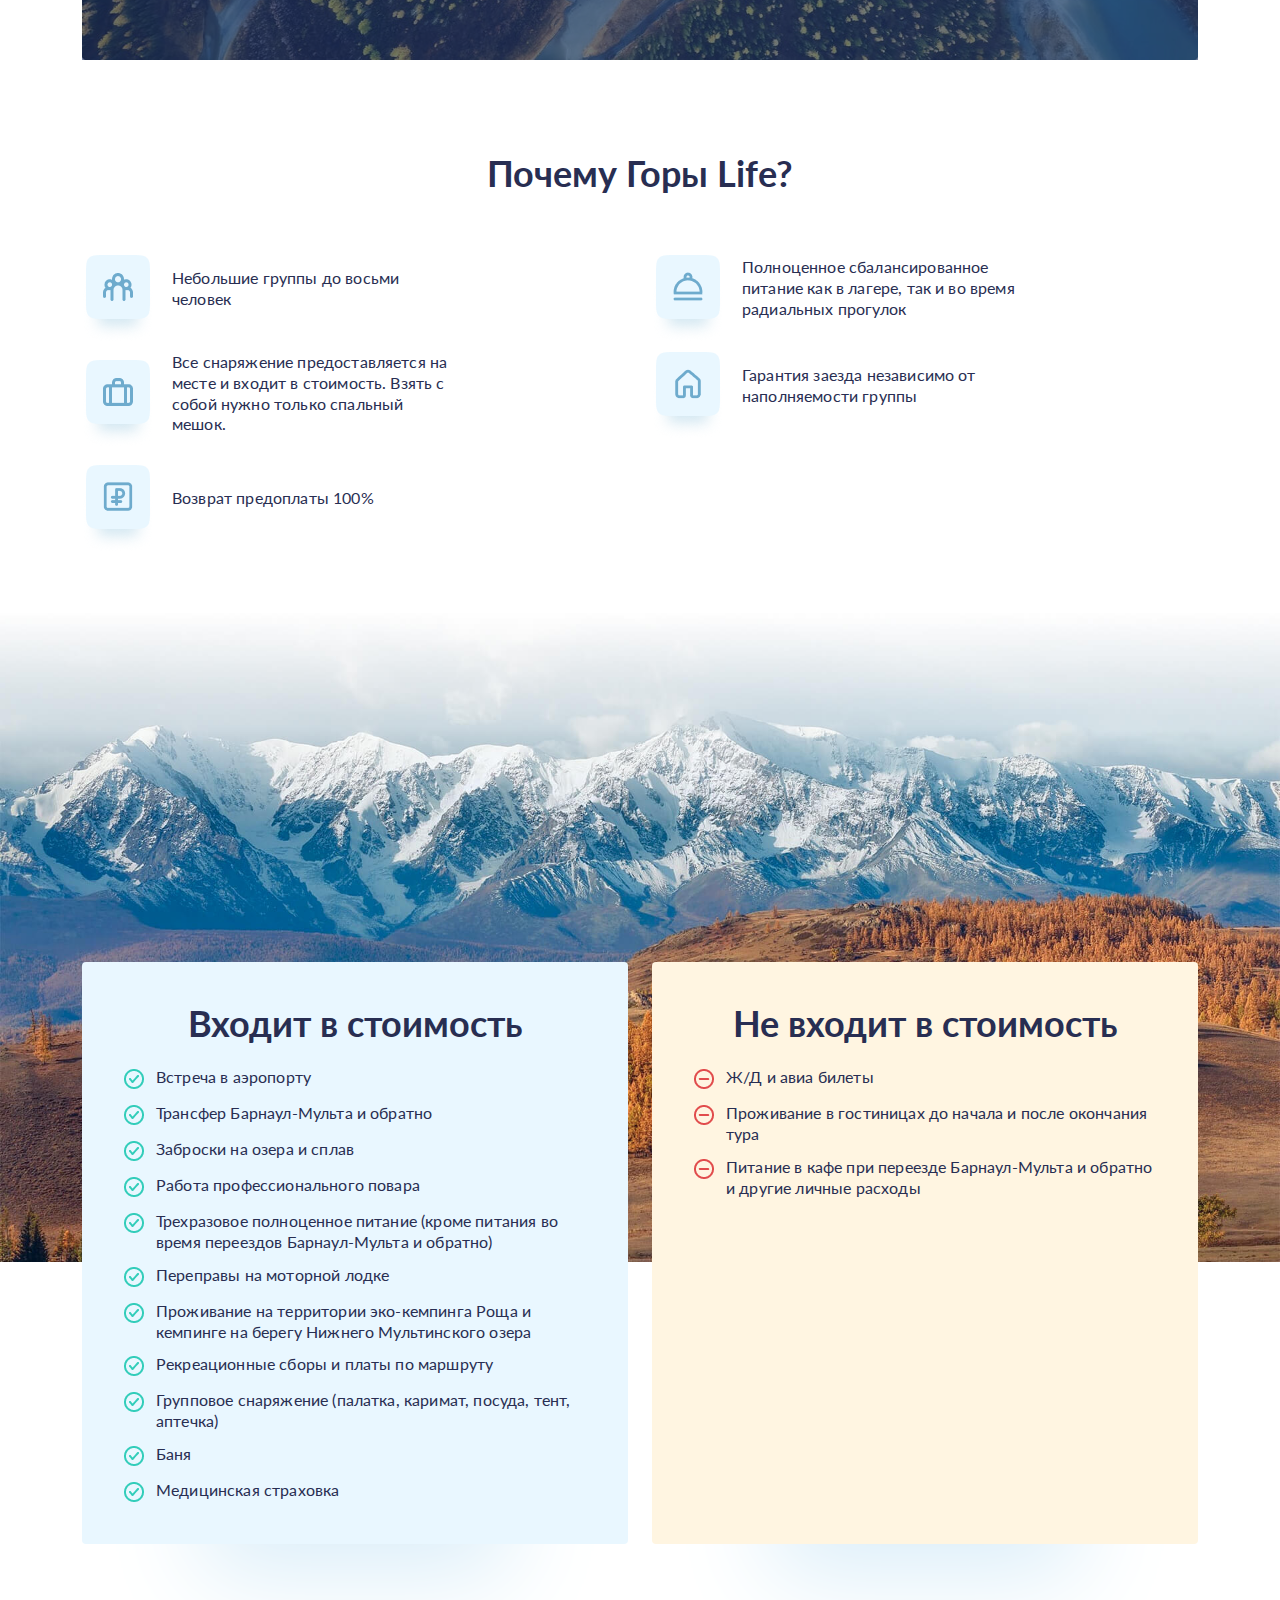
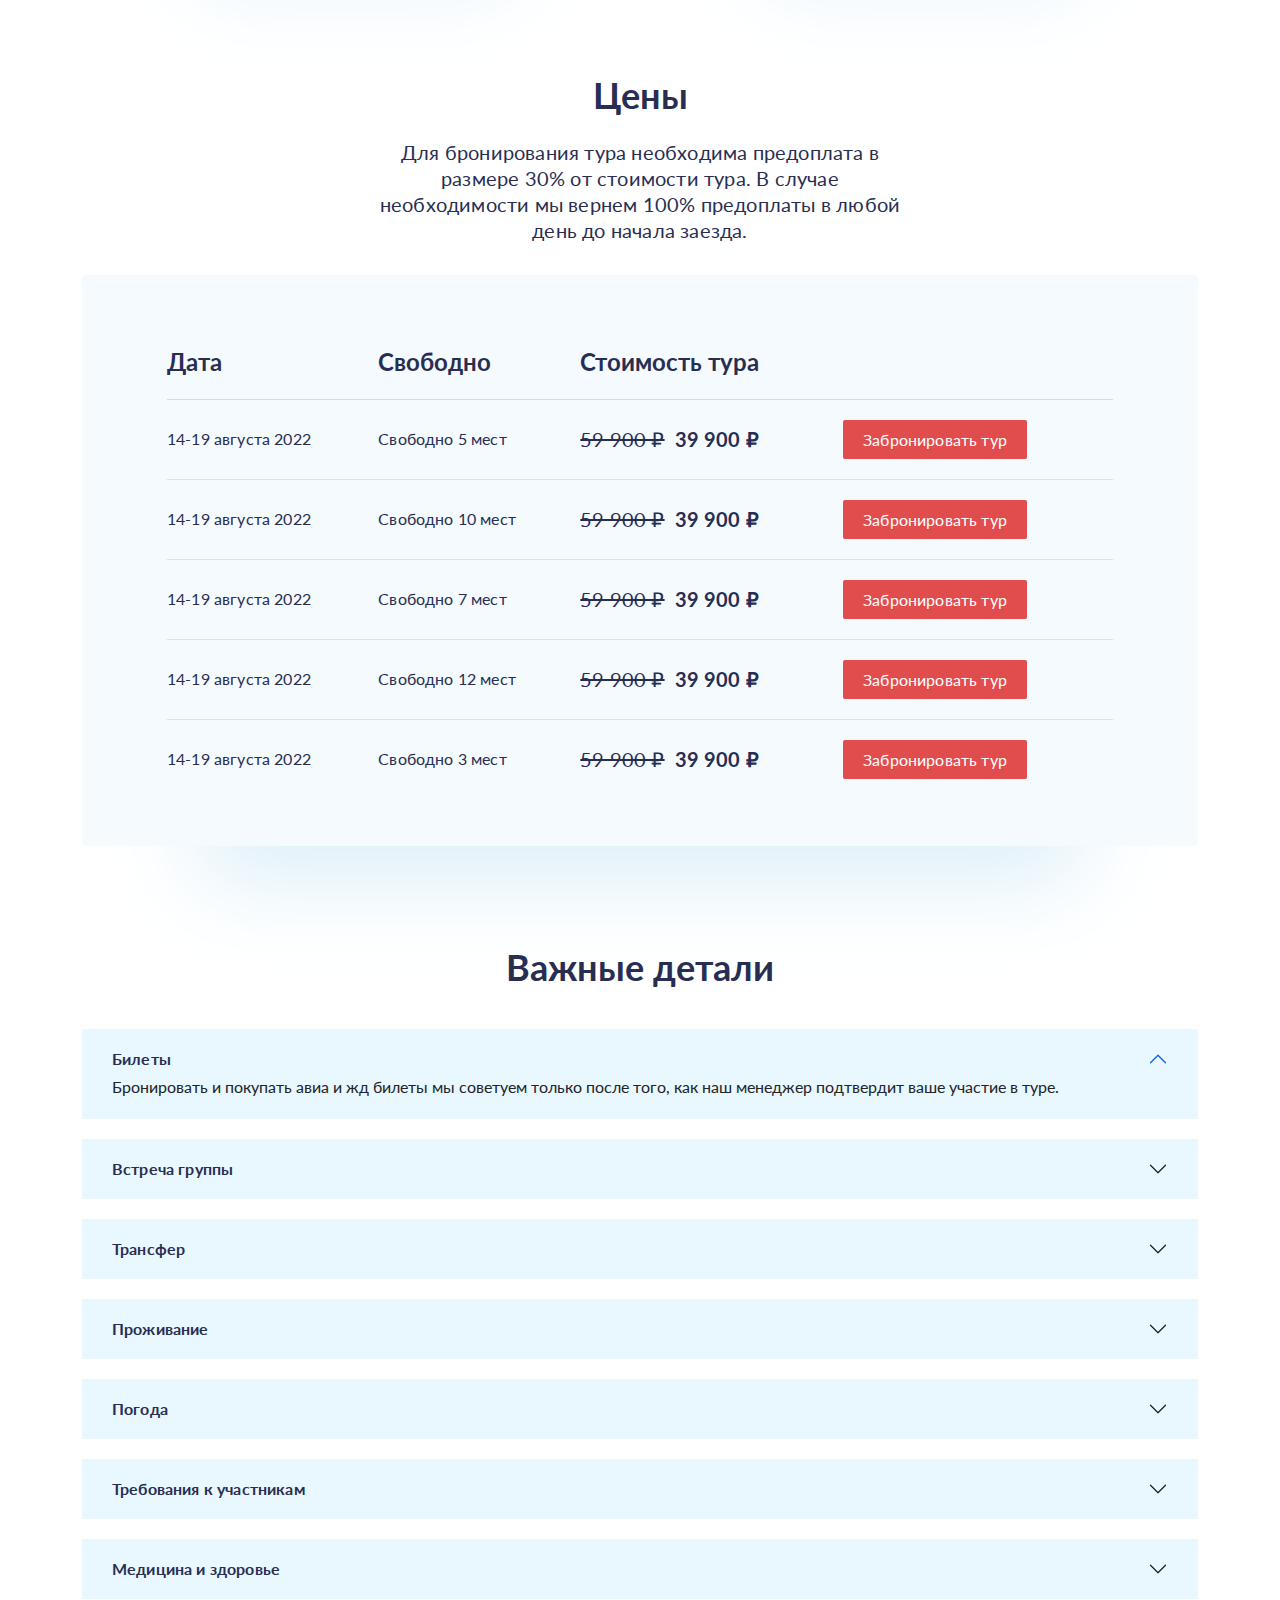
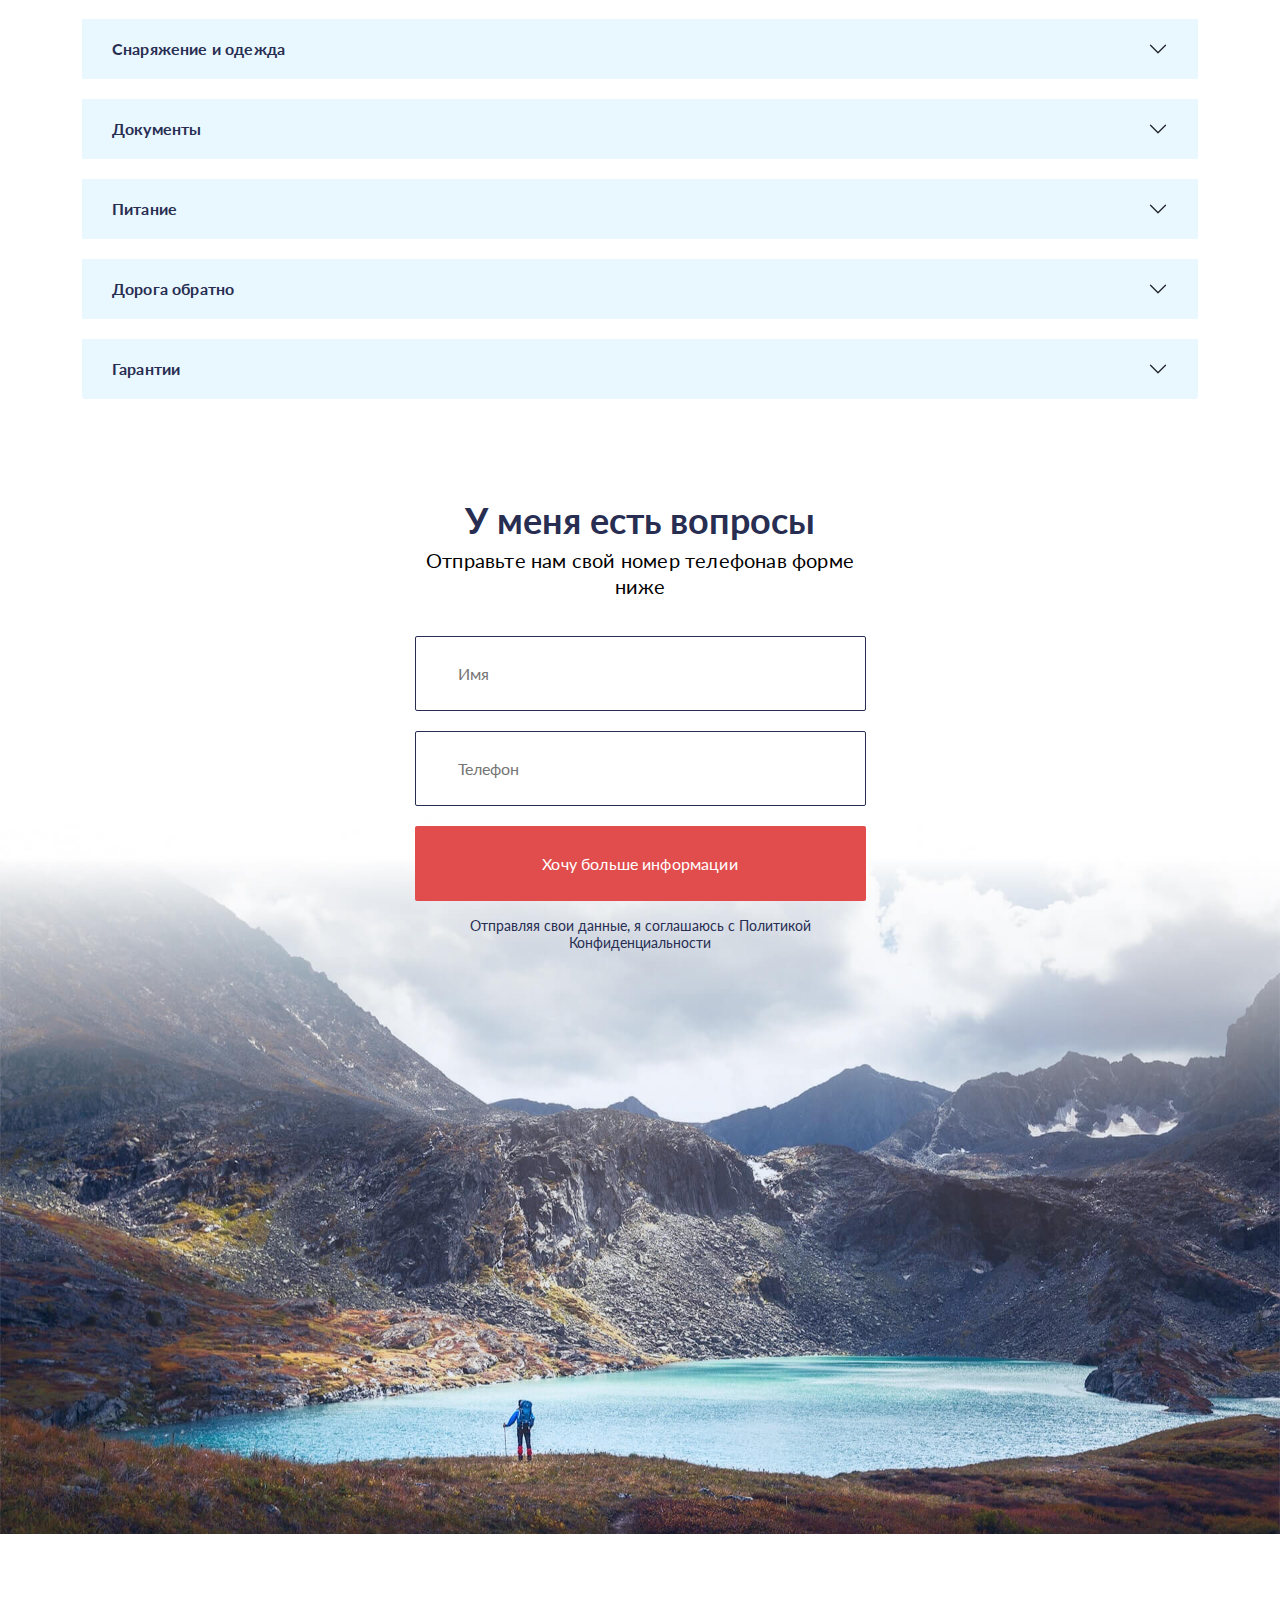
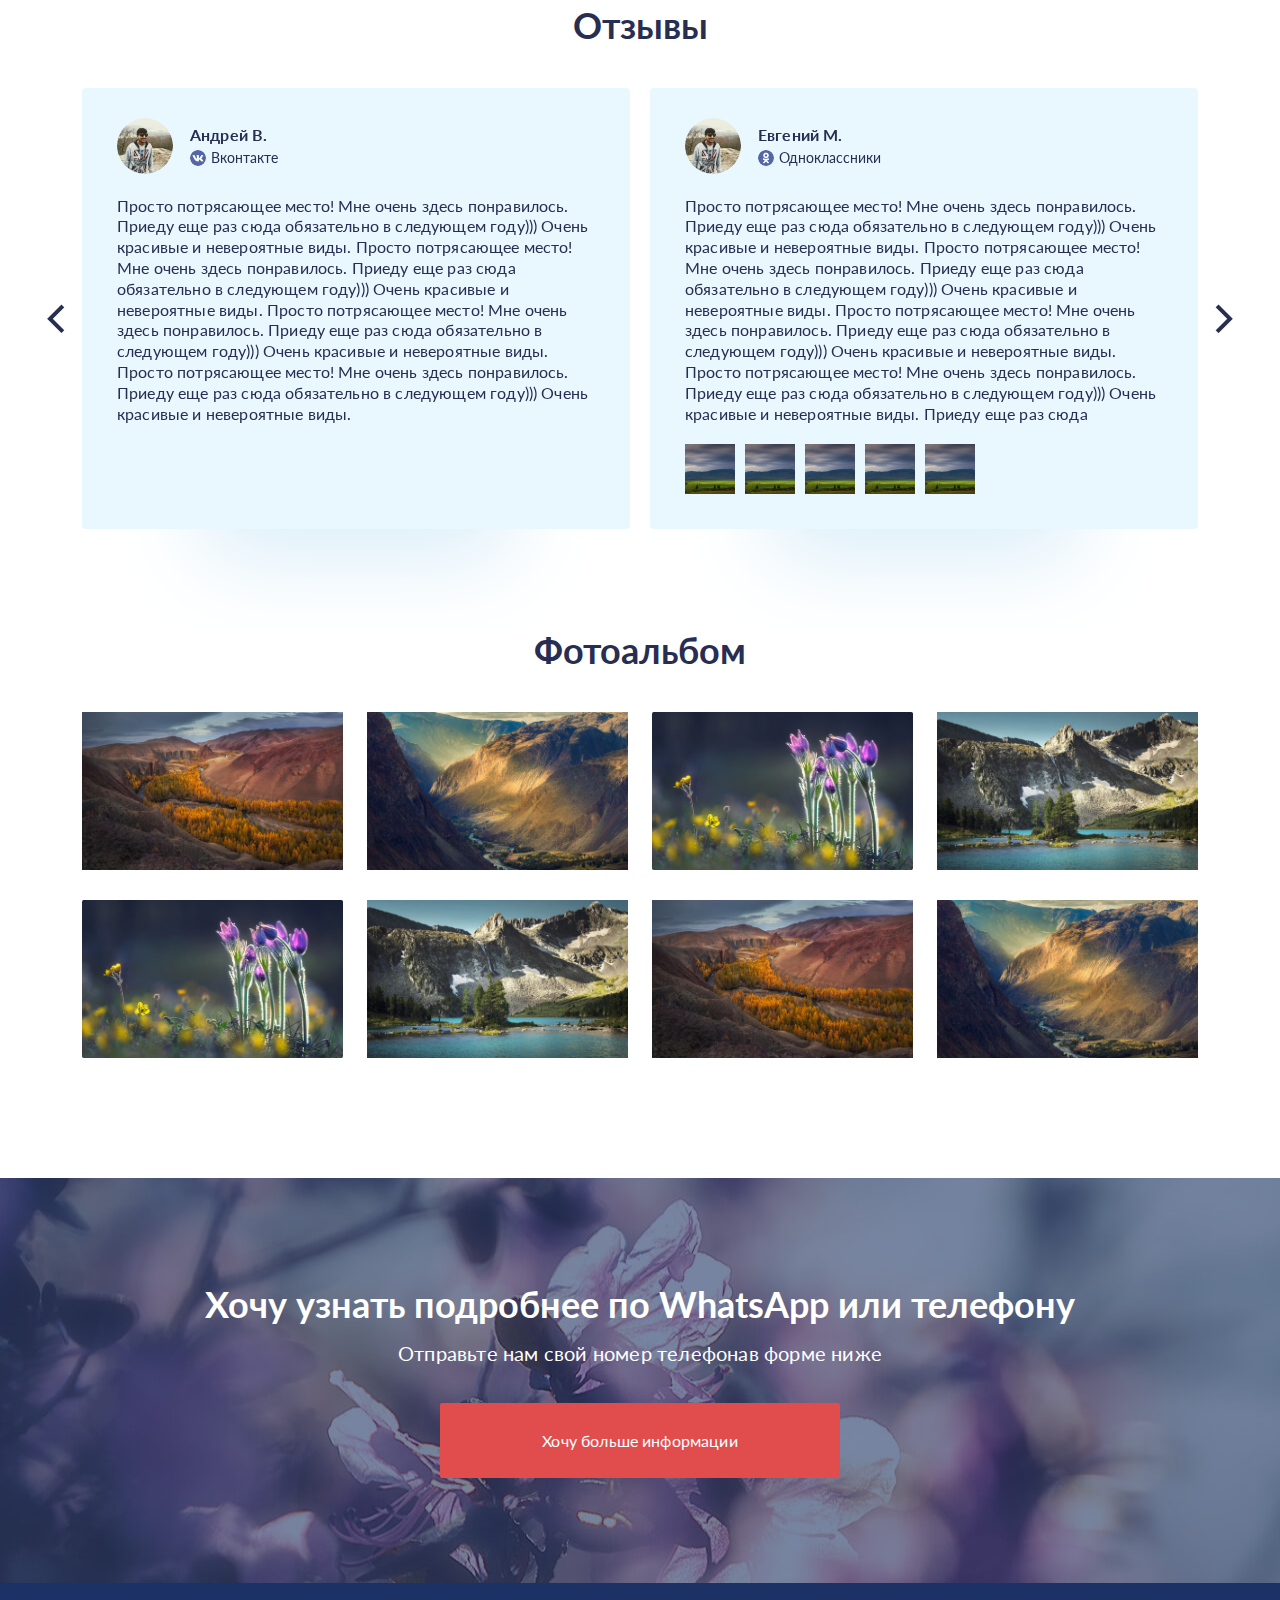
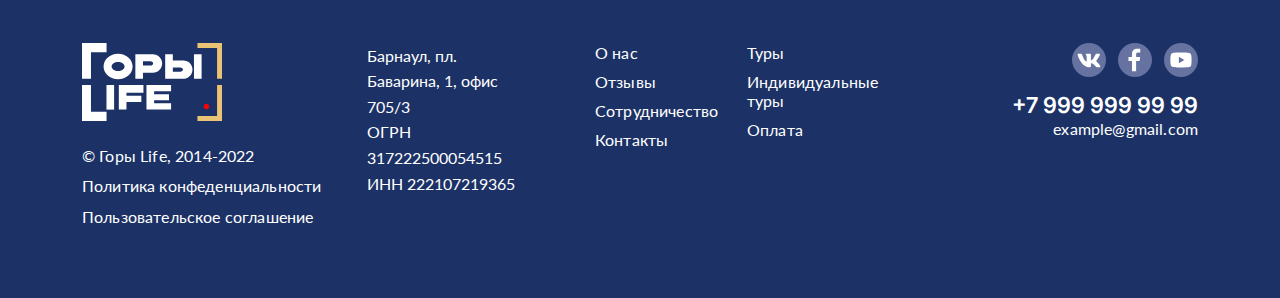
<file: tour.html>
<!DOCTYPE html>
<html lang="ru">
<head>
	<link rel="stylesheet" type="text/css" href="css/normalize.css" media="screen">
	<link rel="stylesheet" type="text/css" href="libs/bootstrap5/bootstrap.min.css" media="screen">
	<link rel="stylesheet icon" type="text/css" href="css/owl.carousel.min.css" media="screen">
	<link rel="stylesheet icon" type="text/css" href="css/style.css" media="screen">
	<meta name="viewport" content="width=device-width, initial-scale=1.0">
	<meta charset="UTF-8">
	<title>Document</title>
</head>
<body>
	<div class="wrapper">
		
		<header class="header tour all">
			<div class="container">
				<div class="row">
					<div class="col-lg-12 nav-col">
						<div class="mob">
							<div class="mob-menu-top">
								<a href="#!" class="mob-logo"><img src="images/mob-menu-logo.svg" alt=""></a>
								<a href="#!" class="call"><img src="images/call-icon.svg" alt=""></a>
							</div>
						</div>
						<nav class="navbar navbar-expand-lg">
							<div class="container-fluid">
								<button class="navbar-toggler" type="button" data-bs-toggle="collapse" data-bs-target="#navbarSupportedContent" aria-controls="navbarSupportedContent" aria-expanded="false" aria-label="Toggle navigation">
									<span class="navbar-toggler-icon">
										<span class="one"></span>
										<span class="two"></span>
										<span class="three"></span>
									</span>
								</button>
								<div class="collapse navbar-collapse" id="navbarSupportedContent">
									<div class="mob">
										<div class="mob-menu-top">
											<a href="#!" class="mob-logo"><img src="images/mob-menu-logo.svg" alt=""></a>
											<a href="#!" class="call"><img src="images/call-icon.svg" alt=""></a>
										</div>
									</div>
									<ul class="navbar-nav">
										<li class="nav-item">
											<a class="nav-link" href="about.html">О нас</a>
										</li>
										<li class="nav-item">
											<a class="nav-link" href="tour.html">Туры</a>
										</li>
										<li class="nav-item">
											<a class="nav-link" href="photo.html">Фото</a>
										</li>
										<li class="nav-item">
											<a class="nav-link" href="how.html">Как поехать</a>
										</li>
										<li class="nav-item">
											<a class="nav-link" href="comment.html">Отзывы</a>
										</li>
										<li class="nav-item">
											<a class="nav-link" href="contact.html">Контакты</a>
										</li>
									</ul>
									<div class="navbar-right">
										<div class="tel">
											<a href="tel:+7 999 999 99 99">+7 999 999 99 99</a>
										</div>
										<div class="callback">
											<a href="#!">Оставить заявку</a>
										</div>										
									</div>
									<div class="mob nav-social">
										<div class="socials">
											<a href="#!"><img src="images/vk.svg" alt=""></a>
											<a href="#!"><img src="images/facebook.svg" alt=""></a>
											<a href="#!"><img src="images/youtube.svg" alt=""></a>
										</div>
										<div class="menu-contact">
											<a href="tel:+7 999 999 99 99">+7 999 999 99 99</a>
											<a href="#!" class="menu-mail">example@gmail.com</a>
										</div>
										<div class="menu-info">
											<p>Барнаул, пл. Баварина, 1, офис 705/3</p>
											<p>ОГРН 317222500054515</p>
											<p>ИНН 222107219365</p>
										</div>
									</div>
								</div>
							</div>
						</nav>
					</div>

                    <div class="col-lg-12">
                        <div class="title white">
                            <h1>Мультинские озера без рюкзаков</h1>
                            <p>Тур для тех, кто хочет увидеть высокогорные Мультинские озера налегке, без тяжёлых рюкзаков и многодневных переходов.  Горные долины, водопады, кедровый лес и изумрудная гладь озер - вам точно понравится! </p>
                        </div>
                    </div>
				</div>
			</div>
		</header>

		<main>
			<section class="tour-sec">
                <div class="container">
                    <div class="row tour-rov">
                        <div class="col-lg-12 col-10 top-col">
                            <form action="#!" id="tour-top-form">
                                <div class="row tour-top">
                                    <div class="col-lg-3 dropdown">
                                        <button class="drp-btn dropdown-toggle" type="button" id="dropdownMenuButton1" data-bs-toggle="dropdown" aria-expanded="false">
                                            Выбрать дату (5 дат) <img src="images/dropdown-arrow.png" alt="">
                                        </button>
                                        <ul class="dropdown-menu" aria-labelledby="dropdownMenuButton1">
                                          <li><a class="dropdown-item" href="#">Action</a></li>
                                          <li><a class="dropdown-item" href="#">Another action</a></li>
                                          <li><a class="dropdown-item" href="#">Something else here</a></li>
                                        </ul>
                                    </div>
                                    <div class="col-lg-2 tour-place">
                                        <p>Осталось 6 мест</p>
                                    </div>
                                    <div class="col-lg-5 tour-price">
                                        <del>59 900 ₽ </del>
                                        <p>39 900 ₽</p>
                                    </div>
                                    <div class="col-lg-2 tour-book">
                                        <button type="button" id="tour-top-btn" class="red-btn" data-bs-toggle="modal" data-bs-target="#exampleModal">Забронировать тур</button>
                                    </div>
                                </div>
                            </form>
                        </div>
                    </div>
                    <div class="row justify-content-center">
                        <div class="col-lg-10 first-tour">
                            <div class="row tour-body">
                                <div class="col-lg col-6 tour-item size-group">
                                    <p>Размер группы</p>
                                    <span>до 6 человек</span>
                                </div>

                                <div class="col-lg col-6 tour-item days">
                                    <p>Количество дней</p>
                                    <span>5 дней</span>
                                </div>

                                <div class="col-lg col-6 tour-item level">
                                    <p>Сложность</p>
                                    <img src="images/level-icon.svg" alt="">
                                </div>

                                <div class="col-lg col-6 tour-item type-tour">
                                    <p>Тип тура</p>
                                    <ul>
                                        <li>- Трекинг налегке</li>
                                        <li>- Экскурсионный с проживанием в номерах</li>
                                    </ul>
                                </div>
                                <div class="col-lg col-6 tour-item accommodation">
                                    <p>Проживание</p>
                                    <ul>
                                        <li>- Домики</li>
                                        <li>- Палатки</li>
                                    </ul>
                                </div>
                            </div>
                        </div>
                        <div class="col-lg-12 top-info">
                            <p>Бронь тура не обязывает вас к покупке</p>
                        </div>
                    </div>

                    <div class="tour-about">
                        <div class="row">
                            <div class="col-lg-7">
                                <div class="tour-title title">
                                    <h2>О туре</h2>
                                    <p>Это путешествие по настоящим Алтайским Горам. Мы побываем на озерах и водопадах, находящихся на территории Катунского заповедника, посмотрим на озера с самых разных сторон, увидим места, которые так часто фотографируют, чтобы показать все величие и красоту Горного Алтая.</p>
                                    <p>Каждое из озер – особенное, каждое обладает своей энергетикой и атмосферой. Многовековой кедровый лес, который окружает озера — это место обитания многих уникальных животных и растений. <br>Здесь, без спешки и суеты, Вы своими глазами увидите и почувствуете Алтай.</p>
                                </div>
                                <div class="tour-author">
                                    <div class="title">
                                        <h2>Наталья Власова, автор тура</h2>
                                    </div>
                                    <div class="author-info">
                                        <div class="author-img for-h">
                                            <img src="images/author-img.png" alt="">
                                        </div>
                                        <div class="author-text for-h">
                                            <div class="author-tel">
                                                <a href="tel:+7 999 999 99 99" class="tel">+7 999 999 99 99</a>
                                                <a href="#!" class="skype-tel"><img src="images/skype-icon.svg" alt=""> my_skype</a>
                                                <a href="#!" class="tg-tel">
                                                    <img src="images/whatsapp-icon.svg" alt="">
                                                    <img src="images/tg-icon.svg" alt="">
                                                    <span>+7 999 999 99 99</span>
                                                </a>
                                            </div>

                                            <a href="#!" class="contact-btn">Связаться</a>
                                        </div>
                                    </div>
                                </div>
                            </div>
                            <div class="col-lg-5">
                                <div class="tour-map">
                                    <img src="images/tour-map.png" alt="">
                                </div>
                            </div>
                        </div>
                    </div>
                </div>
            </section>

            <section class="bron-tour">
                <div class="container">
                    <div class="row bron-rov">
                        <div class="bron-top col-lg-12">
                            <div class="bron-link">
                                <a href="#!">Программа</a>
                                <a href="#!">Видео</a>
                                <a href="#!">Преимущества</a>
                                <a href="#!">Что входит в стоимость</a>
                                <a href="#!">Что не входит в стоимость</a>
                            </div>
                            <div class="bron-btn">
                                <a href="#!" class="red-btn">Забронировать тур</a>
                            </div>
                        </div>
                    </div>

                    <div class="row bron-row-two">
                        <div class="col-lg-5">
                            <div class="img-block">
                                <div class="bron-img">
                                    <img src="images/gallery1.jpg" alt="">
                                </div>
                                <div class="img-logo">
                                    <img src="images/image-logo.png" alt="">
                                </div>
                            </div>
                        </div>
                        <div class="col-lg-7">
                            <div class="bron-text title">
                                <h2>День 1</h2>
                                <p>Встреча группы в аэропорту г. Барнаула в день прилета. Вы можете также прилететь и в Горно Алтайск, но сделать это нужно накануне первого дня маршрута.  В первый день нам предстоит доехать до поселка Мульта. Дорога очень живописная, проходит по долинам гор и перевалам. По пути нас ждет обед на Семинском перевале, на высоте 1700 метров!</p>
                                <p>Добравшись до места, мы разобьем палатки на территории эко-кемпинга «Роща». Кемпинг благоустроенный, на территории есть кухня, душ и туалет. Размещаемся и отдыхаем после перелета и переезда. В конце дня нас ждет полноценный горячий ужин прямо в кемпинге! </p>
                            </div>
                        </div>
                    </div>

                    <div class="row bron-row-two">
                        <div class="col-lg-5">
                            <div class="img-block">
                                <div class="bron-img">
                                    <img src="images/gallery2.jpg" alt="">
                                </div>
                                <div class="img-logo">
                                    <img src="images/image-logo.png" alt="">
                                </div>
                            </div>
                        </div>
                        <div class="col-lg-7">
                            <div class="bron-text title">
                                <h2>День 2</h2>
                                <p>После завтрака загружаемся в почти вездеходные автомобили ГАЗ-66, которые забросят нас к Мультинским озерам.  Наш лагерь будет располагаться на северном берегу Нижнего Мультинского озера. Именно отсюда мы будем совершать однодневные прогулки следующие 5 дней.  В этот день мы разобьем лагерь и познакомимся с окрестностями Нижнего озера.   По его берегам растет настоящий алтайский кедровый лес, поэтому воздух здесь действительно особенный. Вода в озере прозрачная и имеет необычный насыщенный сине-зеленый цвет.  Озеро довольно холодное, но в жаркий летний день так и манит искупаться и освежиться.</p>
                                <p>Несмотря на удаленность цивилизации, в лагере будет организовано полноценное горячее питание. За вкусные и разнообразные завтраки и ужины будет отвечать наш повар, поэтому беспокоится о приготовлении пищи у вас не будет необходимости. </p>
                            </div>
                        </div>
                    </div>

                    <div class="row bron-row-two">
                        <div class="col-lg-5">
                            <div class="img-block">
                                <div class="bron-img">
                                    <img src="images/gallery3.jpg" alt="">
                                </div>
                                <div class="img-logo">
                                    <img src="images/image-logo.png" alt="">
                                </div>
                            </div>
                        </div>
                        <div class="col-lg-7">
                            <div class="bron-text title">
                                <h2>День 3</h2>
                                <p>В этот день нам предстоит совершить прогулку до каскада Шумы и Среднего Мультинского Озера.  Маршрут третьего дня легкий и приятный, поэтому с собой нам понадобятся только легкий прогулочный рюкзак для дождевика и вод.  Наш путь будет лежать вдоль берега Нижнего Мультинского озера, потом тропа поднимется к каскаду Шумы. Поток воды, стремящийся и подающий между камней – зрелище завораживающее. Тут все располагает для того, чтобы просто посидеть, посмотреть и почувствовать это место.</p>
                                <p>Каскад Шумы располагается между Нижним и Средним озерами, поэтому от каскада мы прогуляемся по берегу Среднего Мультинского озера, которое также находится в кедровом лесу.  Нагулявшись, мы вернемся в лагерь, где нас ждет вкусный горячий обед, отдых и не менее вкусный ужин.  </p>
                            </div>
                        </div>
                    </div>

                    <div class="row bron-row-two">
                        <div class="col-lg-5">
                            <div class="img-block">
                                <div class="bron-img">
                                    <img src="images/gallery4.jpg" alt="">
                                </div>
                                <div class="img-logo">
                                    <img src="images/image-logo.png" alt="">
                                </div>
                            </div>
                        </div>
                        <div class="col-lg-7">
                            <div class="bron-text title">
                                <h2>День 4</h2>
                                <p>Активный и насыщенный день, поэтому нам предстоит ранний подъем и завтрак. <br>Маршрут дня начинается с водной прогулки. Мы пройдем по Нижнему  и Среднему озеру на моторных лодках. Это позволит не только сэкономить время и силы, но и полюбоваться озерами не с берега, а с воды.</p>
                                <p>После оформления пропусков (для этого понадобиться паспорт), заходим на территорию Катунского заповедника. Именно здесь находится Верхнее озеро. Поднявшись к озеру, мы дойдем до смотровой площадки, откуда открывается потрясающий вид на всю долину Верхнего Мультинского озера.  Отдохнув, нагулявшись по окрестностям – пешком выдвигаемся обратно.  Тропа ведет вниз, поэтому пешая прогулка до лагеря будет несложной и приятной.</p>
                            </div>
                        </div>
                    </div>

                    <div class="row bron-row-two">
                        <div class="col-lg-5">
                            <div class="img-block">
                                <div class="bron-img">
                                    <img src="images/gallery5.jpg" alt="">
                                </div>
                                <div class="img-logo">
                                    <img src="images/image-logo.png" alt="">
                                </div>
                            </div>
                        </div>
                        <div class="col-lg-7">
                            <div class="bron-text title">
                                <h2>День 5</h2>
                                <p>Отправляемся на водопад Куйгук.</p>
                                <p>Сразу после завтрака нас ждет переправа на правый берег реки Мульта</p>
                                <p>Отсюда начинается тропа, по которой мы поднимемся до водопада.  Нам предстоит пройти около 4км, тропа широкая и нахоженная лошадьми, поэтому идти будет достаточно комфортно.  В среднем путь занимает около трех часов.</p>
                                <p>Водопад Куйгук берет свое начало у каскада одноименных озер. Это место как будто создано, чтобы гулять и делать сногсшибательные фото. Насладившись прекрасными видами, прохладой водопада и пообедав на озере, выдвигаемся обратно в лагерь, где нас будет ждать вкусный горячий ужин.</p>
                            </div>
                        </div>
                    </div>

                    <div class="row bron-row-two">
                        <div class="col-lg-5">
                            <div class="img-block">
                                <div class="bron-img">
                                    <img src="images/gallery6.jpg" alt="">
                                </div>
                                <div class="img-logo">
                                    <img src="images/image-logo.png" alt="">
                                </div>
                            </div>
                        </div>
                        <div class="col-lg-7">
                            <div class="bron-text title">
                                <h2>День 6</h2>
                                <p>Этим утром можно не торопиться и хорошенько выспаться после активных прошлых дней. Позавтракав, мы отправимся на обзорную гору, которая находится в 3 км от Нижнего озера. С горы открывается захватывающий вид на долину Мультинских озер и долину Куйгук. Именно с этой точки можно увидеть все три озера одновременно.  Воспользуемся возможностью пообедать с одним из самых красивых видов на Алтае, а после отправимся в обратный путь. </p>
                            </div>
                        </div>
                    </div>

                    <div class="row bron-row-two">
                        <div class="col-lg-5">
                            <div class="img-block">
                                <div class="bron-img">
                                    <img src="images/gallery7.jpg" alt="">
                                </div>
                                <div class="img-logo">
                                    <img src="images/image-logo.png" alt="">
                                </div>
                            </div>
                        </div>
                        <div class="col-lg-7">
                            <div class="bron-text title">
                                <h2>День 7</h2>
                                <p>В этот день нас ждет озеро Поперечное.  Это озеро находится в горной долине Катунского заповедника.  На пути к нему – небольшой водопад. 
                                    Большую часть пути до озера мы проделаем на моторных лодках. Это хороший способ почувствовать всю глубину, энергию и мощь Мультинских озер.</p>
                                <p>Добравшись до Поперечного озера, мы пообедаем, а затем проведем несколько часов, гуляя, наслаждаясь красотой озера в окружении величественных снежных гор. Здесь у нас будет время побыть в тишине, почувствовать себя частью уникальной алтайской природы и сделать фото, глядя на которые вы будете вспоминать эту поездку.  Отдохнув и набравшись сил, мы пешком вернемся в лагерь.</p>
                            </div>
                        </div>
                    </div>

                    <div class="row bron-row-two">
                        <div class="col-lg-5">
                            <div class="img-block">
                                <div class="bron-img">
                                    <img src="images/gallery8.jpg" alt="">
                                </div>
                                <div class="img-logo">
                                    <img src="images/image-logo.png" alt="">
                                </div>
                            </div>
                        </div>
                        <div class="col-lg-7">
                            <div class="bron-text title">
                                <h2>День 8</h2>
                                <p>Заключительный день на озерах.</p>
                                <p>Сегодня можно выспаться, побродить по берегу озера или кедровому лесу, наполниться его энергией и силой. </p>
                                <p>После обеда нам предстоит собрать лагерь и вернуться в наш кемпинг в Мульту на автомобилях ГАЗ-66.  После переезда и размещения на территории кемпинга нас ждет вкусный ужин.</p>
                            </div>
                        </div>
                    </div>

                    <div class="row bron-row-two">
                        <div class="col-lg-5">
                            <div class="img-block">
                                <div class="bron-img">
                                    <img src="images/gallery9.jpg" alt="">
                                </div>
                                <div class="img-logo">
                                    <img src="images/image-logo.png" alt="">
                                </div>
                            </div>
                        </div>
                        <div class="col-lg-7">
                            <div class="bron-text title">
                                <h2>День 9</h2>
                                <p>В этот день через первалы и долины алтайских гор по знаменитому Чуйскому тракту мы доберемся до Горно-Алтайска, а затем и до Барнаула.</p>
                            </div>
                        </div>
                    </div>
                </div>
            </section>

            <section class="pdf-sec">
                <div class="container">
                    <div class="row">
                        <div class="pdf-program title white">
                            <h2>Хочу получить pdf файл с программой</h2>
                            <p>Отправьте нам свой номер телефона, привязанный к WhatsApp</p>
                            <a href="#!" class="red-btn">Выслать программу тура на WhatsApp</a>
                        </div>
                    </div>
                </div>
            </section>

            <section class="tour-video">
                <div class="container">
                    <div class="row">
                        <div class="col-lg-12 title">
                            <h2>Видео из тура</h2>
                        </div>
                        <div class="col-lg-12">
                            <div class="video-block">
                                <img src="images/video-bg.jpg" alt="">
                                <a href="#!" class="pulse-button"></a>
                            </div>
                        </div>
                    </div>

                    <div class="tour-life">
                        <div class="row">
                            <div class="col-lg-12 title">
                                <h2>Почему Горы Life?</h2>
                            </div>
                        </div>
                        <div class="row">
                            <div class="col-lg-6">
                                <div class="life-left">
                                    <div class="life-icon">
                                        <img src="images/life-icon1.png" alt="">
                                    </div>
                                    <div class="life-text">
                                        <p>Небольшие группы до  восьми человек</p>
                                    </div>
                                </div>
                                <div class="life-left">
                                    <div class="life-icon">
                                        <img src="images/life-icon2.png" alt="">
                                    </div>
                                    <div class="life-text">
                                        <p>Все снаряжение предоставляется на месте и входит в стоимость. Взять с собой нужно только спальный мешок. </p>
                                    </div>
                                </div>
                                <div class="life-left">
                                    <div class="life-icon">
                                        <img src="images/life-icon3.png" alt="">
                                    </div>
                                    <div class="life-text">
                                        <p>Возврат предоплаты 100%</p>
                                    </div>
                                </div>
                            </div>

                            <div class="col-lg-6">
                                <div class="life-left">
                                    <div class="life-icon">
                                        <img src="images/life-icon4.png" alt="">
                                    </div>
                                    <div class="life-text">
                                        <p>Полноценное сбалансированное питание как в лагере, так и во время радиальных прогулок</p>
                                    </div>
                                </div>
                                <div class="life-left">
                                    <div class="life-icon">
                                        <img src="images/life-icon5.png" alt="">
                                    </div>
                                    <div class="life-text">
                                        <p>Гарантия заезда независимо от наполняемости группы</p>
                                    </div>
                                </div>
                            </div>
                        </div>
                    </div>
                </div>
            </section>

            <section class="life-price">
                <div class="container">
                    <div class="row">
                        <div class="col-lg-6">
                            <div class="lp-left blue">
                                <div class="title">
                                    <h2>Входит в стоимость</h2>
                                </div>
                                <ul>
                                    <li>
                                        <img src="images/check-icon.png" alt="">
                                        <span>Встреча в аэропорту</span>
                                    </li>
                                    <li>
                                        <img src="images/check-icon.png" alt="">
                                        <span>Трансфер Барнаул-Мульта и обратно</span>
                                    </li>
                                    <li>
                                        <img src="images/check-icon.png" alt="">
                                        <span>Заброски на озера и сплав</span>
                                    </li>
                                    <li>
                                        <img src="images/check-icon.png" alt="">
                                        <span>Работа профессионального повара</span>
                                    </li>
                                    <li>
                                        <img src="images/check-icon.png" alt="">
                                        <span>Трехразовое полноценное питание (кроме питания во время переездов Барнаул-Мульта и обратно)</span>
                                    </li>
                                    <li>
                                        <img src="images/check-icon.png" alt="">
                                        <span>Переправы на моторной лодке</span>
                                    </li>
                                    <li>
                                        <img src="images/check-icon.png" alt="">
                                        <span>Проживание на территории эко-кемпинга Роща и кемпинге на берегу Нижнего Мультинского озера</span>
                                    </li>
                                    <li>
                                        <img src="images/check-icon.png" alt="">
                                        <span>Рекреационные сборы и платы по маршруту</span>
                                    </li>
                                    <li>
                                        <img src="images/check-icon.png" alt="">
                                        <span>Групповое снаряжение (палатка, каримат, посуда, тент, аптечка)</span>
                                    </li>
                                    <li>
                                        <img src="images/check-icon.png" alt="">
                                        <span>Баня</span>
                                    </li>
                                    <li>
                                        <img src="images/check-icon.png" alt="">
                                        <span>Медицинская страховка</span>
                                    </li>
                                </ul>
                            </div>
                        </div>

                        <div class="col-lg-6">
                            <div class="lp-left pink">
                                <div class="title">
                                    <h2>Не входит в стоимость</h2>
                                </div>
                                <ul>
                                    <li>
                                        <img src="images/not-icon.png" alt="">
                                        <span>Ж/Д и авиа билеты</span>
                                    </li>
                                    <li>
                                        <img src="images/not-icon.png" alt="">
                                        <span>Проживание в гостиницах до начала и после окончания тура</span>
                                    </li>
                                    <li>
                                        <img src="images/not-icon.png" alt="">
                                        <span>Питание в кафе при переезде Барнаул-Мульта и обратно и другие личные расходы</span>
                                    </li>
                                </ul>
                            </div>
                        </div>
                    </div>
                    
                    <div class="prices-block">
                        <div class="row justify-content-center">
                            <div class="col-lg-6 title">
                                <h2>Цены</h2>
                                <p>Для бронирования тура необходима предоплата в размере 30% от стоимости тура. В случае необходимости мы вернем 100% предоплаты в любой день до начала заезда.</p>
                            </div>
                        </div>
                        <div class="row">
                            <div class="col-lg-12">
                                <div class="prices-table">
                                    <table class="table">
                                        <thead>
                                            <tr>
                                                <th scope="col">Дата</th>
                                                <th scope="col">Свободно</th>
                                                <th scope="col">Стоимость тура</th>
                                                <th scope="col"></th>
                                            </tr>
                                        </thead>
                                        <tbody>
                                            <tr>
                                                <td>14-19 августа 2022</td>
                                                <td>Свободно 5 мест</td>
                                                <td>
                                                    <div class="table-price">
                                                        <del>59 900 ₽ </del>
                                                        <p>39 900 ₽</p>
                                                    </div>
                                                </td>
                                                <td class="table-btn">
                                                    <a href="#!">Забронировать тур</a>
                                                </td>
                                            </tr>

                                            <tr>
                                                <td>14-19 августа 2022</td>
                                                <td>Свободно 10 мест</td>
                                                <td>
                                                    <div class="table-price">
                                                        <del>59 900 ₽ </del>
                                                        <p>39 900 ₽</p>
                                                    </div>
                                                </td>
                                                <td class="table-btn">
                                                    <a href="#!">Забронировать тур</a>
                                                </td>
                                            </tr>

                                            <tr>
                                                <td>14-19 августа 2022</td>
                                                <td>Свободно 7 мест</td>
                                                <td>
                                                    <div class="table-price">
                                                        <del>59 900 ₽ </del>
                                                        <p>39 900 ₽</p>
                                                    </div>
                                                </td>
                                                <td class="table-btn">
                                                    <a href="#!">Забронировать тур</a>
                                                </td>
                                            </tr>

                                            <tr>
                                                <td>14-19 августа 2022</td>
                                                <td>Свободно 12 мест</td>
                                                <td>
                                                    <div class="table-price">
                                                        <del>59 900 ₽ </del>
                                                        <p>39 900 ₽</p>
                                                    </div>
                                                </td>
                                                <td class="table-btn">
                                                    <a href="#!">Забронировать тур</a>
                                                </td>
                                            </tr>

                                            <tr>
                                                <td>14-19 августа 2022</td>
                                                <td>Свободно 3 мест</td>
                                                <td>
                                                    <div class="table-price">
                                                        <del>59 900 ₽ </del>
                                                        <p>39 900 ₽</p>
                                                    </div>
                                                </td>
                                                <td class="table-btn">
                                                    <a href="#!">Забронировать тур</a>
                                                </td>
                                            </tr>
                                        </tbody>
                                    </table>
                                </div>
                            </div>
                        </div>
                    </div>

                    <div class="row important-rov">
                        <div class="col-lg-12 title">
                            <h2>Важные детали</h2>
                        </div>
                        <div class="col-lg-12">
                            <div class="important-details">
                                <div class="accordion" id="accordionExample">
                                    <div class="accordion-item">
                                        <h2 class="accordion-header" id="headingOne">
                                        <button class="accordion-button" type="button" data-bs-toggle="collapse" data-bs-target="#collapseOne" aria-expanded="true" aria-controls="collapseOne">
                                            Билеты
                                        </button>
                                        </h2>
                                        <div id="collapseOne" class="accordion-collapse collapse show" aria-labelledby="headingOne" data-bs-parent="#accordionExample">
                                        <div class="accordion-body">
                                            Бронировать и покупать авиа и жд билеты мы советуем только после того, как наш менеджер подтвердит ваше участие в туре. 
                                        </div>
                                        </div>
                                    </div>

                                    <div class="accordion-item">
                                        <h2 class="accordion-header" id="headingTwo">
                                        <button class="accordion-button collapsed" type="button" data-bs-toggle="collapse" data-bs-target="#collapseTwo" aria-expanded="false" aria-controls="collapseTwo">
                                            Встреча группы
                                        </button>
                                        </h2>
                                        <div id="collapseTwo" class="accordion-collapse collapse" aria-labelledby="headingTwo" data-bs-parent="#accordionExample">
                                        <div class="accordion-body">
                                            Бронировать и покупать авиа и жд билеты мы советуем только после того, как наш менеджер подтвердит ваше участие в туре. 
                                        </div>
                                        </div>
                                    </div>

                                    <div class="accordion-item">
                                        <h2 class="accordion-header" id="headingThree">
                                        <button class="accordion-button collapsed" type="button" data-bs-toggle="collapse" data-bs-target="#collapseThree" aria-expanded="false" aria-controls="collapseThree">
                                            Трансфер
                                        </button>
                                        </h2>
                                        <div id="collapseThree" class="accordion-collapse collapse" aria-labelledby="headingThree" data-bs-parent="#accordionExample">
                                        <div class="accordion-body">
                                            Бронировать и покупать авиа и жд билеты мы советуем только после того, как наш менеджер подтвердит ваше участие в туре. 
                                        </div>
                                        </div>
                                    </div>

                                    <div class="accordion-item">
                                        <h2 class="accordion-header" id="headingFour">
                                            <button class="accordion-button collapsed" type="button" data-bs-toggle="collapse" data-bs-target="#collapseFour" aria-expanded="false" aria-controls="collapseFour">
                                            Проживание
                                            </button>
                                        </h2>
                                        <div id="collapseFour" class="accordion-collapse collapse" aria-labelledby="headingFour" data-bs-parent="#accordionExample">
                                            <div class="accordion-body">
                                                Бронировать и покупать авиа и жд билеты мы советуем только после того, как наш менеджер подтвердит ваше участие в туре. 
                                            </div>
                                        </div>
                                    </div>

                                    <div class="accordion-item">
                                        <h2 class="accordion-header" id="headingFive">
                                            <button class="accordion-button collapsed" type="button" data-bs-toggle="collapse" data-bs-target="#collapseFive" aria-expanded="false" aria-controls="collapseFive">
                                            Погода
                                            </button>
                                        </h2>
                                        <div id="collapseFive" class="accordion-collapse collapse" aria-labelledby="headingFive" data-bs-parent="#accordionExample">
                                            <div class="accordion-body">
                                                Бронировать и покупать авиа и жд билеты мы советуем только после того, как наш менеджер подтвердит ваше участие в туре. 
                                            </div>
                                        </div>
                                    </div>

                                    <div class="accordion-item">
                                        <h2 class="accordion-header" id="headingSix">
                                            <button class="accordion-button collapsed" type="button" data-bs-toggle="collapse" data-bs-target="#collapseSix" aria-expanded="false" aria-controls="collapseSix">
                                            Требования к участникам
                                            </button>
                                        </h2>
                                        <div id="collapseSix" class="accordion-collapse collapse" aria-labelledby="headingSix" data-bs-parent="#accordionExample">
                                            <div class="accordion-body">
                                                Бронировать и покупать авиа и жд билеты мы советуем только после того, как наш менеджер подтвердит ваше участие в туре. 
                                            </div>
                                        </div>
                                    </div>

                                    <div class="accordion-item">
                                        <h2 class="accordion-header" id="headingSeven">
                                            <button class="accordion-button collapsed" type="button" data-bs-toggle="collapse" data-bs-target="#collapseSeven" aria-expanded="false" aria-controls="collapseSeven">
                                            Медицина и здоровье
                                            </button>
                                        </h2>
                                        <div id="collapseSeven" class="accordion-collapse collapse" aria-labelledby="headingSeven" data-bs-parent="#accordionExample">
                                            <div class="accordion-body">
                                                Бронировать и покупать авиа и жд билеты мы советуем только после того, как наш менеджер подтвердит ваше участие в туре. 
                                            </div>
                                        </div>
                                    </div>

                                    <div class="accordion-item">
                                        <h2 class="accordion-header" id="headingEight">
                                            <button class="accordion-button collapsed" type="button" data-bs-toggle="collapse" data-bs-target="#collapseEight" aria-expanded="false" aria-controls="collapseEight">
                                            Снаряжение и одежда
                                            </button>
                                        </h2>
                                        <div id="collapseEight" class="accordion-collapse collapse" aria-labelledby="headingEight" data-bs-parent="#accordionExample">
                                            <div class="accordion-body">
                                                Бронировать и покупать авиа и жд билеты мы советуем только после того, как наш менеджер подтвердит ваше участие в туре. 
                                            </div>
                                        </div>
                                    </div>

                                    <div class="accordion-item">
                                        <h2 class="accordion-header" id="headingNine">
                                            <button class="accordion-button collapsed" type="button" data-bs-toggle="collapse" data-bs-target="#collapseNine" aria-expanded="false" aria-controls="collapseNine">
                                            Документы
                                            </button>
                                        </h2>
                                        <div id="collapseNine" class="accordion-collapse collapse" aria-labelledby="headingNine" data-bs-parent="#accordionExample">
                                            <div class="accordion-body">
                                                Бронировать и покупать авиа и жд билеты мы советуем только после того, как наш менеджер подтвердит ваше участие в туре. 
                                            </div>
                                        </div>
                                    </div>

                                    <div class="accordion-item">
                                        <h2 class="accordion-header" id="headingTen">
                                            <button class="accordion-button collapsed" type="button" data-bs-toggle="collapse" data-bs-target="#collapseTen" aria-expanded="false" aria-controls="collapseTen">
                                            Питание
                                            </button>
                                        </h2>
                                        <div id="collapseTen" class="accordion-collapse collapse" aria-labelledby="headingTen" data-bs-parent="#accordionExample">
                                            <div class="accordion-body">
                                                Бронировать и покупать авиа и жд билеты мы советуем только после того, как наш менеджер подтвердит ваше участие в туре. 
                                            </div>
                                        </div>
                                    </div>

                                    <div class="accordion-item">
                                        <h2 class="accordion-header" id="headingEleven">
                                            <button class="accordion-button collapsed" type="button" data-bs-toggle="collapse" data-bs-target="#collapseEleven" aria-expanded="false" aria-controls="collapseEleven">
                                            Дорога обратно
                                            </button>
                                        </h2>
                                        <div id="collapseEleven" class="accordion-collapse collapse" aria-labelledby="headingEleven" data-bs-parent="#accordionExample">
                                            <div class="accordion-body">
                                                Бронировать и покупать авиа и жд билеты мы советуем только после того, как наш менеджер подтвердит ваше участие в туре. 
                                            </div>
                                        </div>
                                    </div>

                                    <div class="accordion-item">
                                        <h2 class="accordion-header" id="headingTwelve">
                                            <button class="accordion-button collapsed" type="button" data-bs-toggle="collapse" data-bs-target="#collapseTwelve" aria-expanded="false" aria-controls="collapseTwelve">
                                            Гарантии
                                            </button>
                                        </h2>
                                        <div id="collapseTwelve" class="accordion-collapse collapse" aria-labelledby="headingTwelve" data-bs-parent="#accordionExample">
                                            <div class="accordion-body">
                                                Бронировать и покупать авиа и жд билеты мы советуем только после того, как наш менеджер подтвердит ваше участие в туре. 
                                            </div>
                                        </div>
                                    </div>
                                </div>
                            </div>
                        </div>
                    </div>
                </div>
            </section>

            <section class="tour-form">
                <div class="container">
                    <div class="row form-rov">
                        <div class="col-lg-5">
                            <div class="form-block">
                                <form action="#!" method="post" id="form">
                                    <div class="form-title">
                                        <h2>У меня есть вопросы</h2>
                                        <p>Отправьте нам свой номер телефонав форме ниже</p>
                                    </div>
                                    <div class="form-in">
                                        <div class="form-group">
                                            <input type="text" name="name" id="name" placeholder="Имя">
                                        </div>
                                        <div class="form-group">
                                            <input type="tel" name="phone" id="phone" placeholder="Телефон">
                                        </div>
                                        <div class="form-btn">
                                            <button type="submit" id="send-form" class="red-btn">Хочу больше информации</button>
                                        </div>
                                        <div class="form-agree">
                                            <span>Отправляя свои данные, я соглашаюсь с Политикой Конфиденциальности</span>
                                        </div>
                                    </div>
                                </form>
                            </div>
                        </div>
                    </div>
                </div>
            </section>

            <section class="tour-comment">
                <div class="container">
                    <div class="row">
                        <div class="col-lg-12 title">
                            <h2>Отзывы</h2>
                        </div>
                    </div>
                    <div class="tour-slide-con">
                        <div class="row">
                            <div class="col-lg-12">
                                <div class="comment-slide">
                                    <div class="tour-comment-block">
                                        <div class="tour-comment-head">
                                            <div class="tour-comment-avatar">
                                                <img src="images/comment-img1.png" alt="">
                                            </div>
                                            <div class="tour-comment-info">
                                                <h5>Андрей В.</h5>
                                                <span><img src="images/comment-vk.png" alt=""> Вконтакте</span>
                                            </div>
                                        </div>
                                        <div class="tour-comment-body">
                                            <p>Просто потрясающее место! Мне очень здесь понравилось. Приеду еще раз сюда обязательно в следующем году))) Очень красивые и невероятные виды. Просто потрясающее место! Мне очень здесь понравилось. Приеду еще раз сюда обязательно в следующем году))) Очень красивые и невероятные виды. Просто потрясающее место! Мне очень здесь понравилось. Приеду еще раз сюда обязательно в следующем году))) Очень красивые и невероятные виды. Просто потрясающее место! Мне очень здесь понравилось. Приеду еще раз сюда обязательно в следующем году))) Очень красивые и невероятные виды.</p>
                                            <div class="tour-comment-chat-img">
                                            </div>
                                        </div>
                                    </div>
    
                                    <div class="tour-comment-block">
                                        <div class="tour-comment-head">
                                            <div class="tour-comment-avatar">
                                                <img src="images/comment-img1.png" alt="">
                                            </div>
                                            <div class="tour-comment-info">
                                                <h5>Евгений М.</h5>
                                                <span><img src="images/comment-ok.png" alt=""> Одноклассники</span>
                                            </div>
                                        </div>
                                        <div class="tour-comment-body">
                                            <p>Просто потрясающее место! Мне очень здесь понравилось. Приеду еще раз сюда обязательно в следующем году))) Очень красивые и невероятные виды. Просто потрясающее место! Мне очень здесь понравилось. Приеду еще раз сюда обязательно в следующем году))) Очень красивые и невероятные виды. Просто потрясающее место! Мне очень здесь понравилось. Приеду еще раз сюда обязательно в следующем году))) Очень красивые и невероятные виды. Просто потрясающее место! Мне очень здесь понравилось. Приеду еще раз сюда обязательно в следующем году))) Очень красивые и невероятные виды. Приеду еще раз сюда обязательно в следующем году))) Очень красивые и невероятные виды. Просто потрясающее место! Мне очень здесь понравилось.</p>
                                            <div class="tour-comment-chat-img">
                                                <span><img src="images/comment-text-img.png" alt=""></span>
                                                <span><img src="images/comment-text-img.png" alt=""></span>
                                                <span><img src="images/comment-text-img.png" alt=""></span>
                                                <span><img src="images/comment-text-img.png" alt=""></span>
                                                <span><img src="images/comment-text-img.png" alt=""></span>
                                            </div>
                                        </div>
                                    </div>

                                    <div class="tour-comment-block">
                                        <div class="tour-comment-head">
                                            <div class="tour-comment-avatar">
                                                <img src="images/comment-img1.png" alt="">
                                            </div>
                                            <div class="tour-comment-info">
                                                <h5>Евгений М.</h5>
                                                <span><img src="images/comment-ok.png" alt=""> Одноклассники</span>
                                            </div>
                                        </div>
                                        <div class="tour-comment-body">
                                            <p>Просто потрясающее место! Мне очень здесь понравилось. Приеду еще раз сюда обязательно в следующем году))) Очень красивые и невероятные виды. Просто потрясающее место! Мне очень здесь понравилось. Приеду еще раз сюда обязательно в следующем году))) Очень красивые и невероятные виды. Просто потрясающее место! Мне очень здесь понравилось. Приеду еще раз сюда обязательно в следующем году))) Очень красивые и невероятные виды. Просто потрясающее место! Мне очень здесь понравилось. Приеду еще раз сюда обязательно в следующем году))) Очень красивые и невероятные виды. Приеду еще раз сюда обязательно в следующем году))) Очень красивые и невероятные виды. Просто потрясающее место! Мне очень здесь понравилось.</p>
                                            <div class="tour-comment-chat-img">
                                                <span><img src="images/comment-text-img.png" alt=""></span>
                                                <span><img src="images/comment-text-img.png" alt=""></span>
                                                <span><img src="images/comment-text-img.png" alt=""></span>
                                                <span><img src="images/comment-text-img.png" alt=""></span>
                                                <span><img src="images/comment-text-img.png" alt=""></span>
                                            </div>
                                        </div>
                                    </div>

                                    <div class="tour-comment-block">
                                        <div class="tour-comment-head">
                                            <div class="tour-comment-avatar">
                                                <img src="images/comment-img1.png" alt="">
                                            </div>
                                            <div class="tour-comment-info">
                                                <h5>Евгений М.</h5>
                                                <span><img src="images/comment-ok.png" alt=""> Одноклассники</span>
                                            </div>
                                        </div>
                                        <div class="tour-comment-body">
                                            <p>Просто потрясающее место! Мне очень здесь понравилось. Приеду еще раз сюда обязательно в следующем году))) Очень красивые и невероятные виды. Просто потрясающее место! Мне очень здесь понравилось. Приеду еще раз сюда обязательно в следующем году))) Очень красивые и невероятные виды. Просто потрясающее место! Мне очень здесь понравилось. Приеду еще раз сюда обязательно в следующем году))) Очень красивые и невероятные виды. Просто потрясающее место! Мне очень здесь понравилось. Приеду еще раз сюда обязательно в следующем году))) Очень красивые и невероятные виды. Приеду еще раз сюда обязательно в следующем году))) Очень красивые и невероятные виды. Просто потрясающее место! Мне очень здесь понравилось.</p>
                                            <div class="tour-comment-chat-img">
                                                <span><img src="images/comment-text-img.png" alt=""></span>
                                                <span><img src="images/comment-text-img.png" alt=""></span>
                                                <span><img src="images/comment-text-img.png" alt=""></span>
                                                <span><img src="images/comment-text-img.png" alt=""></span>
                                                <span><img src="images/comment-text-img.png" alt=""></span>
                                            </div>
                                        </div>
                                    </div>

                                    <div class="tour-comment-block">
                                        <div class="tour-comment-head">
                                            <div class="tour-comment-avatar">
                                                <img src="images/comment-img1.png" alt="">
                                            </div>
                                            <div class="tour-comment-info">
                                                <h5>Андрей В.</h5>
                                                <span><img src="images/comment-vk.png" alt=""> Вконтакте</span>
                                            </div>
                                        </div>
                                        <div class="tour-comment-body">
                                            <p>Просто потрясающее место! Мне очень здесь понравилось. Приеду еще раз сюда обязательно в следующем году))) Очень красивые и невероятные виды. Просто потрясающее место! Мне очень здесь понравилось. Приеду еще раз сюда обязательно в следующем году))) Очень красивые и невероятные виды. Просто потрясающее место! Мне очень здесь понравилось. Приеду еще раз сюда обязательно в следующем году))) Очень красивые и невероятные виды.</p>
                                            <div class="tour-comment-chat-img">
                                            </div>
                                        </div>
                                    </div>
                                </div>
                            </div>
                        </div>
                    </div>
                </div>
            </section>

            <section class="tour-gallery">
                <div class="container">
                    <div class="row">
                        <div class="col-lg-12 title">
                            <h2>Фотоальбом</h2>
                        </div>
                    </div>
                    <div class="row">
                        <div class="col-lg-3 col-md-6 tour-gallery-col">
                            <div class="tour-gallery-img">
                                <img src="images/gallery1.jpg" alt="">
                            </div>
                        </div>
                        <div class="col-lg-3 col-md-6 tour-gallery-col">
                            <div class="tour-gallery-img">
                                <img src="images/gallery2.jpg" alt="">
                            </div>
                        </div>
                        <div class="col-lg-3 col-md-6 tour-gallery-col">
                            <div class="tour-gallery-img">
                                <img src="images/tour-gallery3.jpg" alt="">
                            </div>
                        </div>
                        <div class="col-lg-3 col-md-6 tour-gallery-col">
                            <div class="tour-gallery-img">
                                <img src="images/gallery4.jpg" alt="">
                            </div>
                        </div>

                        <div class="col-lg-3 col-md-6 tour-gallery-col">
                            <div class="tour-gallery-img">
                                <img src="images/tour-gallery3.jpg" alt="">
                            </div>
                        </div>
                        <div class="col-lg-3 col-md-6 tour-gallery-col">
                            <div class="tour-gallery-img">
                                <img src="images/gallery4.jpg" alt="">
                            </div>
                        </div>
                        <div class="col-lg-3 col-md-6 tour-gallery-col">
                            <div class="tour-gallery-img">
                                <img src="images/gallery1.jpg" alt="">
                            </div>
                        </div>
                        <div class="col-lg-3 col-md-6 tour-gallery-col">
                            <div class="tour-gallery-img">
                                <img src="images/gallery2.jpg" alt="">
                            </div>
                        </div>
                    </div>
                </div>
            </section>

            <section class="pdf-sec">
                <div class="container">
                    <div class="row">
                        <div class="pdf-program title white">
                            <h2>Хочу узнать подробнее по WhatsApp или телефону</h2>
                            <p>Отправьте нам свой номер телефонав форме ниже</p>
                            <a href="#!" class="red-btn">Хочу больше информации</a>
                        </div>
                    </div>
                </div>
            </section>
		</main>

		<footer class="footer">
			<div class="container">
				<div class="row">
					<div class="col-lg-3">
						<div class="ftr-logo">
							<a href="#!" class="f-logo"><img src="images/footer-logo.svg" alt=""></a>
							<span>© Горы Life, 2014-2022 </span>
							<div class="ftr-politic">
								<a href="#!">Политика конфеденциальности</a>
								<a href="#!">Пользовательское соглашение</a>
							</div>
						</div>
					</div>
					<div class="col-lg-6">
						<div class="row ftr-block">
							<div class="col-lg-4 ftr-info">
								<p>Барнаул, пл. Баварина, 1, офис 705/3</p>
								<p>ОГРН 317222500054515</p>
								<p>ИНН 222107219365</p>
							</div>
							<div class="col-lg-4 ftr-menu one">
								<a href="#!">О нас</a>
								<a href="#!">Отзывы</a>
								<a href="#!">Сотрудничество</a>
								<a href="#!">Контакты</a>
							</div>
							<div class="col-lg-4 ftr-menu two">
								<a href="#!">Туры</a>
								<a href="#!">Индивидуальные туры</a>
								<a href="#!">Оплата</a>
							</div>
						</div>
					</div>
					<div class="col-lg-3">
						<div class="ftr-contact">
							<div class="socials">
								<a href="#!"><img src="images/vk.svg" alt=""></a>
								<a href="#!"><img src="images/facebook.svg" alt=""></a>
								<a href="#!"><img src="images/youtube.svg" alt=""></a>
							</div>
							<div class="ftr-tel">
								<a href="tel:+7 999 999 99 99" class="tel-num">+7 999 999 99 99</a>
								<a href="mailto:example@gmail.com" class="ftr-mail">example@gmail.com</a>
							</div>
						</div>
					</div>
				</div>
			</div>
		</footer>
	</div>
    
    <!-- Modal -->
    <div class="modal fade" id="exampleModal" tabindex="-1" aria-labelledby="exampleModalLabel" aria-hidden="true">
        <div class="modal-dialog">
        <div class="modal-content">
            <div class="modal-header">
                <h2 class="modal-title" id="exampleModalLabel">Забронировать тур</h2>
                <h3>Мультинские озера без рюкзаков</h3>
                <button type="button" class="btn-close" data-bs-dismiss="modal" aria-label="Close">
                    <div class="mob">
                        <svg width="24" height="24" viewBox="0 0 24 24" fill="none" xmlns="http://www.w3.org/2000/svg">
                            <rect x="0.674194" y="20.9607" width="28.7246" height="2.84872" rx="1" transform="rotate(-45 0.674194 20.9607)" fill="white"/>
                            <rect x="2.6886" y="0.817032" width="28.7246" height="2.84872" rx="1" transform="rotate(45 2.6886 0.817032)" fill="white"/>
                        </svg>
                    </div>
                </button>
            </div>
            <div class="modal-body">
                <div class="modal-form">
                    <form action="#!" id="modal-form">
                        <div class="form-top">
                            <span>Выбранные даты:</span>
                            <div class="dropdown">
                                <button class="drp-btn dropdown-toggle" type="button" id="dropdownMenuButton2" data-bs-toggle="dropdown" aria-expanded="false">
                                    14-19 августа 2022 (Свободно 5 мест) <img src="images/dropdown-arrow.png" alt="">
                                </button>
                                <ul class="dropdown-menu" aria-labelledby="dropdownMenuButton2">
                                  <li><a class="dropdown-item" href="#">Action</a></li>
                                  <li><a class="dropdown-item" href="#">Another action</a></li>
                                  <li><a class="dropdown-item" href="#">Something else here</a></li>
                                </ul>
                            </div>
                            <div class="form-price">
                                <del>59 900 ₽ </del>
                                <p>39 900 ₽</p>
                            </div>
                        </div>
                        <div class="row form-body">
                            <div class="col-lg-6 form-group">
                                <input type="text" name="name" id="name" placeholder="Имя" required>
                            </div>
                            <div class="col-lg-6 form-group">
                                <input type="text" name="nomer-persones" id="nomer-persones" placeholder="Количество человек" required>
                            </div>
                            <div class="col-lg-6 form-group">
                                <input type="text" name="city" id="city" placeholder="Город проживания" required>
                            </div>
                            <div class="col-lg-6 form-group">
                                <input type="num" name="age" id="age" placeholder="Возраст" required>
                            </div>
                            <div class="col-lg-6 form-group">
                                <input type="email" name="email" id="email" placeholder="e-mail" required>
                            </div>
                            <div class="col-lg-6 form-group">
                                <input type="tel" name="phone2" id="phone2" placeholder="Телефон" required>
                            </div>
                            <div class="col-lg-12 form-group">
                                <input type="text" name="comment" id="comment" placeholder="Комментарий" required>
                            </div>
                        </div>

                        <div class="form-ftr">
                            <h5>Миниопрос: откуда про нас узнали?</h5>
                            <div class="row check-rov">
                                <div class="col-lg-7 modal-checkbock">
                                    <label class="control control--checkbox">Яндекс
                                        <input type="checkbox" checked="checked"/>
                                        <div class="control__indicator"></div>
                                    </label>
                                    <label class="control control--checkbox">Google
                                        <input type="checkbox" checked="checked"/>
                                        <div class="control__indicator"></div>
                                    </label>
                                    <label class="control control--checkbox">Вконтакте
                                        <input type="checkbox" checked="checked"/>
                                        <div class="control__indicator"></div>
                                    </label>
                                    <label class="control control--checkbox">Facebook
                                        <input type="checkbox" checked="checked"/>
                                        <div class="control__indicator"></div>
                                    </label>

                                    <label class="control control--checkbox">Instagram
                                        <input type="checkbox" checked="checked"/>
                                        <div class="control__indicator"></div>
                                    </label>
                                    <label class="control control--checkbox">От друзей
                                        <input type="checkbox" checked="checked"/>
                                        <div class="control__indicator"></div>
                                    </label>
                                    <label class="control control--checkbox">Уже ходил с вами
                                        <input type="checkbox" checked="checked"/>
                                        <div class="control__indicator"></div>
                                    </label>
                                </div>
                                <div class="col-lg-5">
                                    <div class="form-group">
                                        <input type="text" name="other" id="other" placeholder="Другое">
                                    </div>
                                </div>
                            </div>
                        </div>

                        <div class="row">
                            <div class="col-lg-12 form-btn">
                                <button type="submit" id="modal-form-btn" class="red-btn">Забронировать тур</button>
                                <span>Отправляя свои данные, я соглашаюсь с Политикой Конфиденциальности</span>
                                <span>Бронь тура не обязывает вас к покупке</span>
                            </div>
                        </div>
                    </form>
                </div>
            </div>
        </div>
        </div>
    </div>
	
	<script src="js/jquery-3.5.1.min.js"></script>
	<script src="js/jquery.maskedinput.min.js"></script>
	<script src="js/popper.js"></script>
	<script src="libs/bootstrap5/bootstrap.min.js"></script>
	<script src="js/owl.carousel.min.js"></script>
	<script src="js/script.js"></script>
</body>
</html>
</file>
<file: css/style.css>
@import url('https://fonts.googleapis.com/css2?family=Lato:ital,wght@0,100;0,300;0,400;0,700;0,900;1,100;1,300;1,400;1,700;1,900&display=swap');

@import url('https://fonts.googleapis.com/css2?family=Inter:wght@100;200;300;400;500;600;700;800;900&display=swap');
/* font-family: 'Inter', sans-serif; */

@import url('https://fonts.googleapis.com/css2?family=Montserrat:wght@100;200;300;400;500;600;700;800;900&display=swap');
/* font-family: 'Montserrat', sans-serif; */

body {
  margin: 0;
  padding: 0;
  width: 100%;
  font-family: 'Lato', sans-serif;
}
a,p,h1,h2,h3,h4,h5,h6 {
  margin: 0;
  text-decoration: none;
  line-height: 1.2;
}
button:focus,
textarea:focus,
select:focus {
  outline: none !important;
  -webkit-appearance: none;
  box-shadow: none;
}
input:focus {
  outline: none !important;
}
a:active,
a:focus {
  outline: 0;
  outline: none !important;
  border: none;
}
a:-webkit-any-link:focus-visible {
  outline-offset: unset;
}
:focus-visible {
  outline: none;
}
.btn-check:focus+.btn, .btn:focus,
.btn-check:focus+.btn-outline-secondary,
.btn-outline-secondary:focus,
.btn-check:active+.btn-outline-secondary:focus,
.btn-check:checked+.btn-outline-secondary:focus,
.btn-outline-secondary.active:focus,
.btn-outline-secondary.dropdown-toggle.show:focus,
.btn-outline-secondary:active:focus,
.form-control:focus {
  border:none;
  box-shadow: none;
}
a {
  display: inline-block;
  transition: 0.3s all ease;
  text-decoration: none;
}
a:hover {
  color: inherit;
}
button,
img {
  transition: 0.3s all ease;
}

.wrapper {
  overflow: hidden;
}

.owl-item {
  float: left;
}
.owl-drag {
  overflow: hidden;
}
.owl-nav {
  display: none;
}
.title h1 {
  font-family: 'Montserrat';
  font-style: normal;
  font-weight: 900;
  font-size: 72px;
  line-height: 88px;
  letter-spacing: 0.04em;
  text-transform: uppercase;
  color: #F5FAFF;
}
.title h2 {
  font-weight: 700;
  font-size: 36px;
  line-height: 43px;
  text-align: center;
  color: #282E52;
}
.title.white h2 {
  color: #FFFFFF;
}



header {
  padding-top: 30px;
  position: relative;
}
header .container {
  position: relative;
  z-index: 2;
}

header.index {
  height: 100vh;
}
header.index:after {
  content: "";
  display: block;
  position: absolute;
  bottom: 0;
  left: 0;
  background: linear-gradient(180deg, #2A303C 0%, rgba(59, 68, 85, 0.609284) 11.43%, rgba(28, 30, 34, 0) 86.04%);
  height: 100%;
  width: 100%;
  z-index: 1;
}

header .navbar .container-fluid,
header .navbar {
  padding: 0;
}
header.index {
  background-image: url('../images/head-bg.jpg');
}
header.how {
  background-image: url('../images/how-head-bg.jpg');
}
header.about {
  background-image: url('../images/all-bg.jpg');
}
header.photo2 {
  background-image: url('../images/photo2-head-bg.jpg');
}
header.tour {
  background-image: url('../images/tour-head-bg.jpg');
}
header {
  background-repeat: no-repeat;
  background-size: cover;
  background-position: center;
}
header.index .cloud {
  position: absolute;
  left: 0;
  bottom: 0;
  z-index: 3;
  width: 100%;
}
header.index .scroll-down {
  position: absolute;
  left: 50%;
  right: 50%;
  margin: auto;
  bottom: 13%;
  z-index: 4;
  height: 150px;
}

header.all:after {
  content: "";
  display: block;
  position: absolute;
  bottom: 0;
  left: 0;
  background: rgba(28, 50, 102, .6);
  height: 100%;
  width: 100%;
  z-index: 1;
}
header.all .title h1 {
  margin: 50px 0 67px;
  text-align: center;
  position: relative;
  z-index: 2;
}
header.all .navbar-expand-lg .navbar-nav {
  margin: auto;
}








.head-block {
  text-align: center;
}
.head-block .head-img {
  margin-top: 100px;
}
.head-block h2 {
  margin: 43px 0 16px;
}

header .navbar-expand-lg .navbar-collapse {
  justify-content: space-between;
}
header .navbar-expand-lg .navbar-nav .nav-item {
  margin-right: 30px;
}
header .navbar-expand-lg .navbar-nav .nav-item:last-child {
  margin-right: 30px;
}
header .navbar-expand-lg .navbar-nav .nav-link {
  font-weight: 400;
  font-size: 16px;
  line-height: 19px;
  letter-spacing: 0.01em;
  color: #FFFFFF;
  padding: 0;
  position: relative;
}
header .navbar-expand-lg .navbar-nav .nav-link:after {
  content: "";
  display: block;
  position: absolute;
  bottom: -5px;
  left: 0;
  right: 0;
  margin: auto;
  background: #EAC375;
  height: 3px;
  width: 0;
  transition: .3s all ease;
}
header .navbar-expand-lg .navbar-nav .nav-link.active:after,
header .navbar-expand-lg .navbar-nav .nav-link:hover:after {
  width: 100%;
}
header .navbar-expand-lg .navbar-nav .nav-link.active,
header .navbar-expand-lg .navbar-nav .nav-link:hover {
  color: #EAC375;
}

header .navbar .navbar-right {
  text-align: right;
}

header .navbar .navbar-right a {
  color: #EAC375;
  letter-spacing: 0.01em;
}
header .navbar .navbar-right a:hover {
  color: #fff;
}
header .navbar .navbar-right .tel a {
  font-weight: 800;
  font-size: 20px;
  line-height: 24px;
  margin-bottom: 2px;
}
header .navbar .navbar-right .callback a {
  font-weight: 400;
  font-size: 16px;
  line-height: 19px;
}

/* ///////////////// */

.main-sec {
  padding: 40px 0 130px;
}
.main-sec .title h2 {
  margin-bottom: 21px;
  text-align: center;
}
.main-sec .main-links {
  display: flex;
  align-items: center;
  justify-content: center;
  margin-bottom: 50px;
}
.main-sec .main-links a {
  font-weight: 400;
  font-size: 16px;
  line-height: 130%;
  text-align: center;
  letter-spacing: 0.01em;
  color: #282E52;
  margin-right: 40px;
  position: relative;
}
.main-sec .main-links a:last-child {
  margin-right: 0;
}
.main-sec .main-links a:after {
  content: "";
  display: block;
  position: absolute;
  left: 0;
  bottom: -3px;
  width: 0;
  height: 3px;
  background: #EAC375;
  transition: .3s all ease;
}
.main-sec .main-links a:hover:after,
.main-sec .main-links a.active:after {
  width: 100%;
}

.main-sec .main-left {
  background: #E9F7FF;
  border-radius: 4px;
  padding: 40px 30px 0 50px;
}
.main-sec .main-left .main-top h3 {
  font-weight: 700;
  font-size: 24px;
  line-height: 140%;
  color: #282E52;
  margin-bottom: 25px;
}
.main-sec .main-left .main-top p {
  font-weight: 400;
  font-size: 16px;
  line-height: 130%;
  letter-spacing: 0.01em;
  color: #282E52;
  margin-bottom: 50px;
}
.main-sec .main-left .main-item {
  margin-bottom: 34px;
}
.main-sec .main-left .main-item > p {
  font-weight: 700;
  font-size: 14px;
  line-height: 17px;
  letter-spacing: 0.01em;
  color: #282E52;
  margin-bottom: 5px;
}
.main-sec .main-left .main-item span {
  font-weight: 400;
  font-size: 14px;
  line-height: 17px;
  color: #282E52;
}
.main-sec .main-left .main-item ul {
  list-style: none;
  padding: 0;
  margin: 0;
}
.main-sec .main-left .main-item ul li {
  font-weight: 400;
  font-size: 14px;
  line-height: 17px;
  color: #282E52;
}

.main-sec .main-left .main-item.price > p {
  font-family: 'Inter';
  font-weight: 600;
  font-size: 44px;
  line-height: 54px;
  color: #282E52;
}
.main-sec .main-left .main-item.price .price-in {
  display: flex;
  align-items: center;
}
.main-sec .main-left .main-item.price .price-in a,
.main-sec .main-left .main-item.price .price-in span {
  display: inline-block;
  font-weight: 400;
  font-size: 14px;
  line-height: 130%;
  letter-spacing: 0.01em;
  color: #E14C4C;
}
.main-sec .main-left .main-item.price .price-in span {
  margin-right: 10px;
  padding-right: 10px;
  border-right: 1px solid #E14C4C;
}
.main-sec .main-left .main-item.price .price-in a img {
  margin-left: 4px;
  transition: .3s all ease;
}
.main-sec .main-left .main-item.price .price-in a:hover {
  letter-spacing: .5px;
}
.main-sec .main-left .main-item.price .price-in a:hover img {
  margin-left: 6px;
}

.main-sec .main-col .main-in{
  height: 100%;
}
.main-sec .main-right-col {
  padding: 0;
  margin-left: -15px;
}
.main-sec .main-slide .slide-item {
  position: relative;
  height: 100%;
}
.main-sec .main-slide .slide-item:after {
  content: "";
  display: block;
  position: absolute;
  left: 0;
  bottom: 0;
  width: 100%;
  height: 100%;
  background: linear-gradient(180deg, rgba(0, 0, 0, 0) 78.12%, #000000 100%);
}
.main-sec .main-slide .slide-item .img-logo {
  display: inline-block;
  position: absolute;
  right: 20px;
  bottom: 18px;
  z-index: 2;
}

.main-sec .main-slide .main-img {
  height: 100%;
}
.main-sec .main-slide .main-img img {
  width: 100%;
  height: 100%;
}

.main-slide {
  position: relative;
}
.main-slide .owl-dots {
  display: flex;
  align-items: center;
  justify-content: center;
  position: absolute;
  bottom: 18px;
  left: 0;
  right: 0;
  margin: auto;
  z-index: 3;
}
.main-slide .owl-dots button {
  min-width: 10px;
  height: 10px;
  border-radius: 50%;
  background-color: #fff;
  padding: 0;
  margin-right: 10px;
  border: none;
}
.main-slide .owl-dots button:last-child {
  margin-right: 0;
}
.main-slide .owl-dots button.active {
  background-color: #E14C4C;
}
.main-sec .main-rov {
  margin-bottom: 20px;
}
/* ///////////// */
.how-sec {
  padding: 50px 0 580px;
  background-image: url('../images/how-bg.jpg');
  background-position: bottom;
  background-repeat: no-repeat;
  background-size: 100%;
}
.how-sec .how-rov {
  justify-content: center;
}
.how-sec .how-block > h3 {
  font-weight: 700;
  font-size: 24px;
  line-height: 140%;
  margin-bottom: 30px;
  color: #282E52;
}
.how-sec .how-block .how-text {
  margin-bottom: 40px;
}
.how-sec .how-block .how-text p {
  font-weight: 700;
  font-size: 16px;
  line-height: 19px;
  letter-spacing: 0.01em;
  color: #282E52;
  margin-bottom: 7px;
}
.how-sec .how-block .how-text span {
  display: inline-block;
  font-weight: 400;
  font-size: 16px;
  line-height: 130%;
  letter-spacing: 0.01em;
  color: #282E52;
}
/* ////////// form ////// */
.form-rov {
  justify-content: center;
}
.form-block .form-agree,
.form-block .form-title {
  text-align: center;
}
.form-block .form-title h2 {
  font-weight: 700;
  font-size: 36px;
  line-height: 43px;
  color: #282E52;
  margin-bottom: 5px;
}
.form-block .form-title p {
  font-size: 20px;
  line-height: 130%;
  letter-spacing: 0.01em;
  color: #000000;
  margin-bottom: 37px;
}
.form-block .form-group {
  margin-bottom: 20px;
}
.form-block .form-group input {
  padding: 20px 42px;
  height: 75px;
  border: 1px solid #282E52;
  border-radius: 2px;
  font-size: 16px;
  line-height: 19px;
  letter-spacing: 0.01em;
  color: #282E52;
  width: 100%;
}
.form-block .form-btn .red-btn {
  width: 100%;
}
.form-block .form-agree span {
  display: inline-block;
  margin-top: 16px;
  font-size: 14px;
  line-height: 17px;
  color: #282E52;
}

.red-btn {
  background: #E14C4C;
  border-radius: 2px;
  display: flex;
  align-items: center;
  justify-content: center;
  font-weight: 400;
  font-size: 16px;
  line-height: 19px;
  letter-spacing: 0.01em;
  color: #FFFFFF;
  padding: 20px;
  height: 75px;
  border: none;
}
.red-btn:hover {
  background: #D71B1B;
  color: #fff;
}
.red-btn:active,
.red-btn.active {
  background: #B60101;
}
/* ////////// end form /////// */
/* ///////////// */
.about-sec {
  padding: 50px 0 580px;
  background-image: url('../images/about-bg.jpg');
  background-position: bottom;
  background-repeat: no-repeat;
  background-size: 100%;
}
.about-sec .about-rov {
  justify-content: center;
  margin-bottom: 150px;
}
.about-sec .about-block {
  align-items: center;
}
.about-sec .about-img {
  padding-right: 30px;
}
.about-sec .about-img img {
  width: 100%;
  height: 540px;
}

.about-sec .about-right h3 {
  font-weight: 700;
  font-size: 24px;
  line-height: 140%;
  margin-bottom: 80px;
  color: #000000;
}
.about-sec .about-right p {
  font-size: 16px;
  line-height: 130%;
  letter-spacing: 0.01em;
  color: #000000;
}
/* ///////////// */
.comment-sec {
  padding: 50px 0 580px;
  background-image: url('../images/comment-bg.jpg');
  background-position: bottom;
  background-repeat: no-repeat;
  background-size: 100%;
}
.comment-sec .comment-rov {
  justify-content: center;
  margin-bottom: 150px;
}
.comment-sec .comment-form {
  margin-bottom: 110px;
}
.comment-sec .comment-form .title h2 {
  margin-bottom: 40px;
  text-align: center;
}
.comment-sec .comment-form .form-group {
  margin-bottom: 20px;
}
.comment-sec .comment-form .form-group textarea,
.comment-sec .comment-form .form-group input {
  width: 100%;
  border: 1px solid #282E52;
  border-radius: 4px;
  padding: 20px 30px;
  font-size: 16px;
  line-height: 19px;
  letter-spacing: 0.01em;
  color: #282E52;
}
.comment-sec .comment-form .form-group textarea {
  height: 142px;
  width: 100%;
}


.comment-sec .comment-form .add .file-block {
  display: flex;
  flex-direction: column;
  padding: 25px;
}

.comment-sec .comment-form .add {
  padding: 11px 13px;
  background: #FFF5E1;
  border-radius: 4px;
}
.comment-sec .comment-form .add .filelabel {
  width: 100%;
  border: 2px dashed grey;
  border-radius: 5px;
  display: block;
  padding: 5px;
  transition: border 300ms ease;
  cursor: pointer;
  text-align: center;
  margin: 0;  
}
.comment-sec .comment-form .comment-form-btn {
  text-align: center;
}
.comment-sec .comment-form .comment-form-btn button {
  width: 100%;
  margin: 20px 0 15px;
}
.comment-sec .comment-form .comment-form-btn span {
  display: inline-block;
  font-size: 14px;
  line-height: 17px;
  color: #282E52;
} 
.comment-sec .comment-form .add .file-block span.file-title {
  font-weight: 700;
  font-size: 16px;
  line-height: 19px;
  margin-bottom: 8px;
  letter-spacing: 0.01em;
  color: #282E52;
}
.comment-sec .comment-form .add .file-block span.file-text {
  font-size: 16px;
  line-height: 19px;
  letter-spacing: 0.01em;
  color: #282E52;
}
#FileInput{
  display:none;
}

.comment-sec .comment-block {
  background: #E9F7FF;
  border-radius: 4px;
  padding: 30px 35px 35px;
  margin-bottom: 20px;
}
.comment-sec .comment-block .comment-head {
  display: flex;
  align-items: center;
  margin-bottom: 22px;
}
.comment-sec .comment-block .comment-head .comment-avatar img {
  min-width: 56px;
  height: 56px;
  border-radius: 50%;
  margin-right: 17px;
}
.comment-sec .comment-block .comment-head .comment-info h5 {
  margin-bottom: 5px;
  font-weight: 700;
  font-size: 16px;
  line-height: 19px;
  letter-spacing: 0.01em;
  color: #282E52;
}
.comment-sec .comment-block .comment-head .comment-info span {
  display: flex;
  align-items: center;
  font-weight: 400;
  font-size: 14px;
  line-height: 17px;
  color: #282E52;
}
.comment-sec .comment-block .comment-head .comment-info span img {
  border-radius: 50%;
  min-width: 16px;
  height: 16px;
  margin-right: 5px;
}
.comment-sec .comment-block .comment-body > p {
  font-size: 16px;
  line-height: 130%;
  letter-spacing: 0.01em;
  color: #282E52;
  margin-bottom: 20px;
}
.comment-sec .comment-block .comment-body .comment-chat-img {
  display: flex;
  align-items: center;
}
.comment-sec .comment-block .comment-body .comment-chat-img span {
  display: inline-block;
  margin-right: 10px;
}
.comment-sec .comment-block .comment-body .comment-chat-img span:last-child {
  margin-right: 0;
}
.comment-sec .comment-block .comment-body .comment-chat-img span img {
  min-width: 50px;
  height: 50px;
}
.comment-sec .comment-rov {
  margin-bottom: 100px;
}

.paginantion {
  margin: 0 auto 120px;
  display: flex;
  align-items: center;
  justify-content: center;
}
.paginantion a {
  margin-right: 40px;
  font-weight: 700;
  font-size: 24px;
  line-height: 140%;
  color: #6EABCD;
}
.paginantion a:last-child {
  margin-right: 0;
}
.paginantion a:hover,
.paginantion a.active {
  color: #282E52;
}
/* ////////////// */
.gallery-sec.two {
  background-image: url('../images/photo-bg-2.jpg');
}
.gallery-sec {
  padding: 50px 0 580px;
  background-image: url('../images/photo-bg.jpg');
  background-position: bottom;
  background-repeat: no-repeat;
  background-size: 100%;
}
.gallery-sec .gallery-block {
  margin-bottom: 60px;
}
.gallery-sec .gallery-block .gallery-img img {
  width: 100%;
  height: 326px;
}
.gallery-sec .gallery-block .gallery-text h3 {
  font-weight: 700;
  font-size: 24px;
  line-height: 140%;
  color: #000000;
  margin-top: 20px;
}
.gallery-sec .form-rov {
  margin-top: 40px;
}

.gallery-sec.two .gallery-block {
  margin-bottom: 30px;
}
.photo-top-title h1 {
  font-family: 'Montserrat';
  font-style: normal;
  font-weight: 900;
  font-size: 48px;
  line-height: 59px;
  text-align: center;
  letter-spacing: 0.04em;
  text-transform: uppercase;
  color: #F5FAFF;

  margin: 50px auto 67px;
  text-align: center;
  position: relative;
  z-index: 2;
  max-width: 980px;
}
.gallery-sec.two .paginantion {
  margin: 100px 0;
}
.gallery-sec.two .form-rov {
  margin-top: 0;
}
/* /////////// */
.header.tour .title h1 {
  max-width: 980px;
  margin: 250px auto 23px;
}
.header.tour .title p {
  font-size: 20px;
  line-height: 130%;
  text-align: center;
  letter-spacing: 0.01em;
  color: #FFFFFF;
}
.header.tour .title p {
  max-width: 780px;
  margin-left: auto;
  margin-right: auto;
}
.header.tour {
  padding-bottom: 110px;
}

.tour-sec {
  background: #DAF0FC;
  padding-bottom: 70px;
}
.tour-sec .tour-rov {
  justify-content: center;
  margin-bottom: 150px;
}
header.tour:after {
  background: linear-gradient(180deg, #1C1E22 -3.44%, rgba(28, 30, 34, 0) 27.79%, rgba(28, 30, 34, 0) 43.24%, rgba(28, 30, 34, 0.95) 100%);
}
header.tour:before {
  background: radial-gradient(50% 50% at 50% 50%, #1C1B44 0%, rgba(28, 27, 68, 0) 100%);
  opacity: 0.5;
  content: "";
  display: block;
  position: absolute;
  bottom: 0;
  top: 0;
  margin: auto;
  left: 0;
  height: 500px;
  width: 100%;
  z-index: 1;
}

.tour-sec .top-col {
  position: relative;
  z-index: 2;
  margin-top: -65px;
}
.tour-sec .tour-top {
  align-items: center;
  background: #FFFFFF;
  border-radius: 4px 0px 0px 4px;
  box-shadow: 0px 71px 43px -49px #86C0E1;
}
.tour-sec .tour-top .tour-price {
  display: flex;
  align-items: center;
  justify-content: center;
}
.tour-sec .tour-top .drp-btn {
  font-size: 20px;
  line-height: 130%;
  letter-spacing: 0.01em;
  color: #282E52;
  border: none;
  background: transparent;
}
.tour-sec .tour-top .drp-btn[aria-expanded="true"] img {
  transform: rotate(180deg);
}
.tour-sec .tour-place,
.tour-sec .tour-top .dropdown {
  position: relative;
  text-align: center;
}
.dropdown-toggle::after {content: none;}
.tour-sec .tour-top .dropdown-menu {
  min-width: 13.5rem;
}
.tour-sec .tour-price del,
.tour-sec .tour-place p {
  font-size: 20px;
  line-height: 130%;
  letter-spacing: 0.01em;
  color: #282E52;
}
.tour-sec .tour-price p {
  font-weight: 600;
  font-size: 42px;
  line-height: 58px;
  color: #282E52;
  margin-left: 20px;
}
.tour-sec .tour-place {
  border-right: 1px solid #282E52;
  border-left: 1px solid #282E52;
}
.tour-sec .tour-book {
  padding-right: 0;
}
.tour-sec .tour-book button {
  width: 100%;
  height: 100px;
}
.tour-sec .tour-body {
  padding: 30px;
  background: #F5FAFF;
  border-radius: 4px;
}
.tour-sec .tour-item > p {
  font-weight: 700;
  font-size: 14px;
  line-height: 17px;
  letter-spacing: 0.01em;
  color: #282E52;
  margin-bottom: 5px;
}
.tour-sec .tour-item span {
  font-weight: 400;
  font-size: 14px;
  line-height: 17px;
  color: #282E52;
}
.tour-sec .tour-item ul {
  list-style: none;
  padding: 0;
  margin: 0;
}
.tour-sec .tour-item ul li {
  font-weight: 400;
  font-size: 14px;
  line-height: 17px;
  color: #282E52;
}
.tour-sec .tour-item.level img {
  margin-left: 10px;
}
.tour-sec .top-info p {
  font-size: 14px;
  line-height: 17px;
  color: #282E52;
  margin-top: 24px;
  text-align: center;
}
 
.tour-sec .tour-title {
  margin-top: 45px;
  margin-bottom: 18px;
}
.tour-sec .title h2 {
  text-align: left;
  margin-bottom: 24px;
}
.tour-sec .tour-title p {
  font-size: 16px;
  line-height: 130%;
  letter-spacing: 0.01em;
  color: #282E52;
}
.for-h {
  height: 100%;
}
.tour-sec .author-img img {
  min-width: 132px;
  height: 132px;
  border-radius: 4px;
}
.tour-sec .author-info {
  display: flex;
  align-items: flex-start;
}
.tour-sec .author-info .author-tel {
  display: flex;
  flex-direction: column;
}
.tour-sec .author-info .author-tel a {
  display: flex;
  align-items: center;
  font-size: 16px;
  line-height: 130%;
  letter-spacing: 0.01em;
  color: #282E52;
}
.tour-sec .author-info .author-tel a img {
  height: 18px;
  min-width: 18px;
  margin-right: 4px;
}
.tour-sec .author-info .author-tel a.skype-tel {
  margin: 8px 0 10px;
}
.tour-sec .author-info .author-text {
  display: flex;
  flex-direction: column;
  justify-content: space-between;
  margin-left: 30px;
}
.tour-sec .author-info .contact-btn {
  border: 1px solid #E14C4C;
  border-radius: 2px;
  padding: 10px 20px;
  font-size: 16px;
  line-height: 19px;
  letter-spacing: 0.01em;
  color: #E14C4C;
  text-align: center;
  margin-top: auto;
  display: inline-block;
  margin-top: 10px;
}
.tour-sec .author-info .contact-btn:hover {
  background: #E14C4C;
  color: #fff;
}
.tour-sec .tour-map {
  margin-top: 30px;
}

.bron-tour {
  padding: 60px 0;
}
.bron-tour .bron-rov {
  margin-left: 0;
  margin-right: 0;
}
.bron-tour .bron-top {
  display: flex;
  align-items: flex-end;
  justify-content: space-between;
  border-bottom: 1px solid #282E52;
  padding: 0;
  margin-bottom: 80px;
}
.bron-tour .bron-top .bron-link {
  display: flex;
  align-items: center;
  margin-bottom: 27px;
}
.bron-tour .bron-top .bron-link a {
  font-size: 16px;
  line-height: 19px;
  text-align: center;
  letter-spacing: 0.01em;
  margin-right: 30px;
  color: #282E52;
}
.bron-tour .bron-top .bron-link a:last-child {
  margin-right: 0;
}
.bron-tour .bron-top .bron-link a:hover {
  color: #E14C4C;
}

.bron-tour .bron-img {
  padding-right: 20px;
}
.bron-tour .bron-img img {
  width: 100%;
  height: 340px;
  border-radius: 4px;
}
.bron-tour .img-block {
  position: relative;
}
.bron-tour .img-block .img-logo {
  position: absolute;
  right: 50px;
  bottom: 30px;
}
.bron-tour .bron-row-two {
  align-items: center;
  margin-bottom: 30px;
}
.bron-tour .title h2 {
  text-align: left;
  margin-bottom: 24px;
}
.bron-tour .title p {
  font-size: 16px;
  line-height: 22px;
  letter-spacing: 0.01em;
  color: #282E52;
  margin-bottom: 10px;
}
/* ///////// */
.pdf-sec {
  padding: 105px 0;
  background-image: url('../images/pdf-sec-bg.jpg');
  background-size: cover;
  background-position: center;
  background-repeat: no-repeat;
}
.pdf-sec .pdf-program {
  text-align: center;
}
.pdf-sec .pdf-program p {
  margin: 14px 0 37px;
  font-size: 20px;
  line-height: 130%;
  letter-spacing: 0.01em;
  color: #FFFFFF;
}
.pdf-sec .pdf-program a {
  width: 400px;
  margin: auto;
}
/* /// */
.tour-video {
  padding: 92px 0 0;
  padding-bottom: 700px;
  background-image: url('../images/tour-bg-why.jpg');
  background-position: bottom;
  background-repeat: no-repeat;
  background-size: 100%;
}
.tour-video .title {
  margin-bottom: 42px;
}
.tour-video .video-block {
  height: 475px;
  position: relative;
}
.tour-video .video-block:after {
  content: "";
  display: block;
  position: absolute;
  left: 0;
  top: 0;
  width: 100%;
  height: 100%;
  background: rgba(28, 50, 102, .6);
  z-index: 1;
}
.tour-video .video-block video,
.tour-video .video-block img {
  width: 100%;
  height: 100%;
}
.pulse-button {
  position: absolute;
  left: 50%;
  top: 50%;
  transform: translate(-50%, -50%);
  z-index: 2;
  width: 150px;
  height: 150px;
  border: none;
  box-shadow: 0 0 0 0 rgba(232, 76, 61, 0.7);
  border-radius: 50%;
  background-color: #e84c3d;
  background-image: url('../images/play-icon.png');
  background-repeat: no-repeat;
  background-position: 61px 52px;
  cursor: pointer;
  -webkit-animation: pulse 1.25s infinite cubic-bezier(0.66, 0, 0, 1);
  -moz-animation: pulse 1.25s infinite cubic-bezier(0.66, 0, 0, 1);
  -ms-animation: pulse 1.25s infinite cubic-bezier(0.66, 0, 0, 1);
  animation: pulse 1.25s infinite cubic-bezier(0.66, 0, 0, 1);
}
.pulse-button:hover {
  -webkit-animation: none;-moz-animation: none;-ms-animation: none;animation: none;
}

@-webkit-keyframes pulse {to {box-shadow: 0 0 0 45px rgba(232, 76, 61, 0);}}
@-moz-keyframes pulse {to {box-shadow: 0 0 0 45px rgba(232, 76, 61, 0);}}
@-ms-keyframes pulse {to {box-shadow: 0 0 0 45px rgba(232, 76, 61, 0);}}
@keyframes pulse {to {box-shadow: 0 0 0 45px rgba(232, 76, 61, 0);}}

/* ///// */
.tour-life {
  padding-top: 92px;
}
.tour-life .title {
  margin-bottom: 60px;
}
.tour-life .life-left {
  display: flex;
  align-items: center;
  padding-right: 170px;
  margin-bottom: 10px;
}
.tour-life .life-left .life-icon {
  margin-right: 18px;
}
.tour-life .life-left .life-text {
  margin-bottom: 20px;
}
.tour-life .life-left .life-text p {
  font-size: 16px;
  line-height: 130%;
  letter-spacing: 0.01em;
  color: #282E52;
}
/* ///////// */
.life-price {
  margin-top: -300px;
}
.life-price .lp-left.blue {
  background: #E9F7FF;
}
.life-price .lp-left.pink {
  background: #FFF5E1;
}
.life-price .lp-left {
  box-shadow: 0px 150px 90px -120px #DBEEF9;
  border-radius: 4px;
  padding: 40px;
  height: 100%;
}
.life-price .lp-left .title h2 {
  margin-bottom: 22px;
}
.life-price .lp-left ul {
  padding: 0;
  margin: 0;
  list-style: none;
}
.life-price .lp-left ul li {
  display: flex;
  align-items: flex-start;
  margin-bottom: 12px;
}
.life-price .lp-left ul li:last-child {
  margin-bottom: 0;
}
.life-price .lp-left ul li img {
  margin-right: 10px;
}
.life-price .lp-left ul li span {
  display: inline-block;
  font-size: 16px;
  line-height: 130%;
  letter-spacing: 0.01em;
  color: #282E52;
}

.life-price .prices-block {
  padding-top: 130px;
}
.life-price .prices-block .title h2 {
  margin-bottom: 22px;
}
.life-price .prices-block .title p {
  font-size: 20px;
  line-height: 130%;
  letter-spacing: 0.01em;
  color: #282E52;
  text-align: center;
  margin-bottom: 32px;
}
.life-price .prices-block .prices-table {
  padding: 50px 85px 30px;
  background: #F5FAFF;
  box-shadow: 0px 150px 90px -118px #DBEEF9;
  border-radius: 4px;
  margin-bottom: 100px;
}
.life-price .prices-block .prices-table table thead th {
  border-bottom-color: #C6E1F0;
  font-weight: 700;
  font-size: 24px;
  line-height: 140%;
  padding: 20px 0;
  color: #282E52;
}
.life-price .prices-block .prices-table table tbody td {
  padding: 20px 0;
  font-size: 16px;
  line-height: 130%;
  letter-spacing: 0.01em;
  color: #282E52;
  vertical-align: middle;
}
.life-price .prices-block .prices-table table tbody td .table-price {
  display: flex;
  align-items: center;
}
.life-price .prices-block .prices-table table tbody td .table-price del {
  font-size: 20px;
  line-height: 24px;
  text-decoration-line: line-through;
  color: #282E52;
  margin-right: 10px;
}
.life-price .prices-block .prices-table table tbody td .table-price p {
  font-weight: 700;
  font-size: 20px;
  line-height: 24px;
  color: #282E52;
}
.life-price .prices-block .prices-table table tbody td.table-btn a {
  padding: 10px 20px;
  background: #E14C4C;
  border-radius: 2px;
  font-size: 16px;
  line-height: 19px;
  letter-spacing: 0.01em;
  color: #FFFFFF;
}
.life-price .prices-block .prices-table table tbody td.table-btn a:hover {
  background: #D71B1B;
  color: #fff;
}
.life-price .prices-block .prices-table table tbody td.table-btn a:active,
.life-price .prices-block .prices-table table tbody td.table-btn a.active {
  background: #B60101;
}
.life-price .prices-block .prices-table table tbody tr:last-child {
  border: none;
  border-color: transparent;
}
.life-price .important-details {
  margin-bottom: 100px;
}
.life-price .important-rov .title {
  margin-bottom: 40px;
}
.accordion-button:focus {
  box-shadow: none;
}
.life-price .important-details .accordion-button {
  font-weight: 700;
  font-size: 16px;
  line-height: 19px;
  letter-spacing: 0.01em;
  color: #282E52;
  padding: 20px 30px;
  box-shadow: none;
}
.life-price .important-details .accordion-button {
  background-color: #E9F7FF;
}

.life-price .important-details .accordion-body {
  padding: 0 30px 20px;
  background-color: #E9F7FF;
}
.life-price .important-details .accordion-item {
  margin-bottom: 20px;
  border: none;
}
.life-price .important-details .accordion-item:last-child {
  margin-bottom: 0;
}
.life-price .important-details .accordion-button:not(.collapsed) {
  padding-bottom: 6px;
}
/* /////////// */
.tour-form {
  padding-bottom: 580px;
  background-image: url('../images/tour-bg.jpg');
  background-position: bottom;
  background-repeat: no-repeat;
  background-size: 100%;
}
.tour-form .form-rov {
  justify-content: center;
}
/* ///////////// */
.tour-comment {
  padding-top: 70px;
}
.tour-comment .tour-slide-con {
  position: relative;
}
.tour-comment .comment-slide {
  padding-bottom: 100px;
}

.tour-comment .comment-slide .tour-comment-block {
  background: #E9F7FF;
  border-radius: 4px;
  padding: 30px 35px 35px;
  box-shadow: 0px 150px 90px -120px #DBEEF9;
}
.tour-comment .comment-slide .tour-comment-head {
  display: flex;
  align-items: center;
  margin-bottom: 22px;
}
.tour-comment .comment-slide .tour-comment-head .tour-comment-avatar img {
  min-width: 56px;
  height: 56px;
  border-radius: 50%;
  margin-right: 17px;
}
.tour-comment .comment-slide .tour-comment-head .tour-comment-info h5 {
  margin-bottom: 5px;
  font-weight: 700;
  font-size: 16px;
  line-height: 19px;
  letter-spacing: 0.01em;
  color: #282E52;
}
.tour-comment .comment-slide .tour-comment-head .tour-comment-info span {
  display: flex;
  align-items: center;
  font-weight: 400;
  font-size: 14px;
  line-height: 17px;
  color: #282E52;
}
.tour-comment .comment-slide .tour-comment-head .tour-comment-info span img {
  border-radius: 50%;
  min-width: 16px;
  height: 16px;
  margin-right: 5px;
}
.tour-comment .comment-slide .tour-comment-body > p {
  font-size: 16px;
  line-height: 130%;
  letter-spacing: 0.01em;
  color: #282E52;
  margin-bottom: 20px;
  height: 228px;
  overflow: hidden;
}
.tour-comment .comment-slide .tour-comment-body .tour-comment-chat-img {
  display: flex;
  align-items: center;
  height: 50px;
  overflow: hidden;
}
.tour-comment .comment-slide .tour-comment-body .tour-comment-chat-img span {
  display: inline-block;
  margin-right: 10px;
}
.tour-comment .comment-slide .tour-comment-body .tour-comment-chat-img span:last-child {
  margin-right: 0;
}
.tour-comment .comment-slide .tour-comment-body .tour-comment-chat-img span img {
  min-width: 50px;  
  height: 50px;
}
.tour-comment .comment-slide .owl-nav {
  display: flex;
  align-items: center;
  justify-content: space-between;
  width: 100%;
}
.tour-comment .comment-slide .owl-nav button {
  position: absolute;
  top: 40%;
  padding: 0;
  border: none;
  background: transparent;
}
.tour-comment .comment-slide .owl-nav .owl-prev {
  left: -35px;
}
.tour-comment .comment-slide .owl-nav .owl-next {
  right: -35px;
}

.tour-comment .title {
  margin-bottom: 41px;
}
/* ////// */
.tour-gallery {
  padding-bottom: 90px;
}
.tour-gallery .title h2 {
  margin-bottom: 40px;
}
.tour-gallery .tour-gallery-col {
  margin-bottom: 30px;
}
.tour-gallery .tour-gallery-img img {
  width: 100%;
  height: 158px;
}
/* ////////////// */

footer {
  padding: 60px 0;
  background: #1C3266;
}
footer .f-logo {
  display: block;
  margin-bottom: 23px;
}
footer .ftr-logo .ftr-politic a,
footer .ftr-logo span {
  display: inline-block;
  font-weight: 400;
  font-size: 16px;
  line-height: 130%;
  letter-spacing: 0.01em;
  color: #FFFFFF;
  margin-bottom: 10px;
}
footer .ftr-logo .ftr-politic a:hover {
  text-decoration: underline;
}
footer .ftr-logo .ftr-politic {
  display: flex;
  flex-direction: column;
  align-items: flex-start;
}
footer .ftr-block {
  display: flex;
  justify-content: space-between;
}
footer .ftr-block .ftr-info p {
  font-weight: 400;
  font-size: 16px;
  line-height: 160%;
  color: #FFFFFF;

}
footer .ftr-block .ftr-menu {
  display: flex;
  flex-direction: column;
  align-items: flex-start;
}
footer .ftr-block .ftr-menu.one {
  padding-left: 50px;
}
footer .ftr-block .ftr-menu a {
  display: inline-block;
  font-weight: 400;
  font-size: 16px;
  line-height: 19px;
  letter-spacing: 0.01em;
  color: #FFFFFF;
  margin-bottom: 10px;
}
footer .ftr-block .ftr-menu a:hover {
  color: #E14C4C;
}

footer .ftr-contact {
  text-align: right;
}
footer .ftr-contact .socials {
  display: flex;
  align-items: center;
  justify-content: flex-end;
}
footer .ftr-contact .socials a {
  display: inline-block;
  margin-left: 12px;
}
footer .ftr-contact .socials a:hover {
  transform: scale(1.1);
}
footer .ftr-contact .ftr-tel {
  display: flex;
  flex-direction: column;
  margin-top: 15px;
}
footer .ftr-contact .ftr-tel a.tel-num {
  font-family: 'Inter';
  font-weight: 600;
  font-size: 22px;
  line-height: 27px;
  color: #FFFFFF;
}
footer .ftr-contact .ftr-tel a.ftr-mail {
  font-weight: 400;
  font-size: 16px;
  line-height: 130%;
  letter-spacing: 0.01em;
  color: #FFFFFF;
}
footer .ftr-contact .ftr-tel a.tel-num:hover,
footer .ftr-contact .ftr-tel a.ftr-mail:hover {
  color: #E14C4C;
}
/* ////////////////////////// */

.modal-dialog {
  max-width: 800px;
}
.modal-content {
  padding: 30px 40px 50px;
}
.modal-header {
  padding: 0;
  position: relative;
  display: flex;
  flex-direction: column;
  border: none;
  padding-bottom: 23px;
}
.modal-header h2 {
  font-weight: 700;
  font-size: 36px;
  line-height: 43px;
  color: #282E52;
  margin-bottom: 13px;
}
.modal-header h3 {
  font-weight: 700;
  font-size: 24px;
  line-height: 140%;
  color: #E14C4C;
}
.modal-header .btn-close {
  position: absolute;
  right: 15px;
  top: 15px;
}
.modal-body .form-top {
  display: flex;
  align-items: center;
  justify-content: space-between;
  margin-bottom: 35px;
}
.modal-body .form-top > span {
  font-weight: 700;
  font-size: 16px;
  line-height: 19px;
  letter-spacing: 0.01em;
  color: #282E52;
  margin-right: 15px;
}
.modal-body .form-top .dropdown {
  margin-right: 15px;
}
.modal-body .form-top .dropdown .drp-btn {
  background: #E9F7FF;
  padding: 10px;
  font-size: 16px;
  line-height: 130%;
  letter-spacing: 0.01em;
  color: #282E52;
  border: none;
}
.modal-body .form-top .dropdown .drp-btn[aria-expanded="true"] img {
  transform: rotate(180deg);
}
.modal-body .form-top .dropdown .drp-btn img {
  margin-left: 10px;
}
.modal-body .form-top .dropdown .dropdown-menu {
  min-width: 20.5rem;
}
.modal-body .form-top .form-price {
  display: flex;
  align-items: center;
}
.modal-body .form-top .form-price del {
  font-size: 20px;
  line-height: 24px;
  text-align: center;
  text-decoration-line: line-through;
  color: #282E52;
  margin-right: 5px;
}
.modal-body .form-top .form-price p {
  font-family: 'Inter';
  font-weight: 700;
  font-size: 20px;
  line-height: 24px;
  color: #282E52;
}
.modal-body .form-body .form-group {
  margin-bottom: 10px;
}

.modal-body .form-ftr .check-rov input,
.modal-body .form-body .form-group input {
  width: 100%;
  height: 50px;
  padding: 10px 18px;
  border: 1px solid #282E52;
  border-radius: 2px;
  font-size: 16px;
  line-height: 19px;
  letter-spacing: 0.01em;
  color: #282E52;
}
.modal-body .form-ftr .check-rov input {
  border-color: #6EABCD;
}
.modal-body .form-ftr h5 {
  text-align: center;
  font-weight: 700;
  font-size: 16px;
  line-height: 19px;
  letter-spacing: 0.01em;
  color: #282E52;
  margin: 8px 0 20px;
}
.modal-body .form-btn button {
  width: 100%;
  height: 50px;
  margin-top: 10px;
}
.modal-body .form-btn span {
  display: block;
  text-align: center;
  font-size: 14px;
  line-height: 17px;
  color: #282E52;
  margin-top: 10px;
}



.modal-chechbox {
  display: flex;
  align-items: center;
  justify-content: space-between;
}
.control {
  display: inline-block;
  position: relative;
  padding-left: 30px;
  cursor: pointer;
  font-size: 14px;
  line-height: 23px;
  color: #282E52;
  margin-bottom: 10px;
  margin-right: 10px;
}
.control input {
  position: absolute;
  z-index: -1;
  opacity: 0;
}
.control__indicator {
  position: absolute;
  top: 2px;
  left: 0;
  height: 20px;
  width: 20px;
  background: transparent;
  border: 1px solid #6EABCD;
}
.control--radio .control__indicator {
  border-radius: 50%;
}
.control:hover input ~ .control__indicator,
.control input:focus ~ .control__indicator {
  background: #6EABCD;
}
.control input:checked ~ .control__indicator {
  background: #2aa1c0;
}
.control:hover input:not([disabled]):checked ~ .control__indicator,
.control input:checked:focus ~ .control__indicator {
  background: #0e647d;
}
.control input:disabled ~ .control__indicator {
  background: #e6e6e6;
  opacity: 0.6;
  pointer-events: none;
}
.control__indicator:after {
  content: '';
  position: absolute;
  display: none;
}
.control input:checked ~ .control__indicator:after {
  display: block;
}
.control--checkbox .control__indicator:after {
  left: 6px;
  top: 3px;
  width: 6px;
  height: 9px;
  border: solid #fff;
  border-width: 0 2px 2px 0;
  transform: rotate(45deg);
}
.control--checkbox input:disabled ~ .control__indicator:after {
  border-color: #7b7b7b;
}














.navbar-toggler:focus {
  box-shadow: none;
}
.mob {display: none;}


@media only screen and (min-width: 1601px) {
  header.index .scroll-down {
    bottom: 20%;
    height: auto;
  }
}

@media only screen and (max-width: 768px) {
  .mob {display: block;}

  header.index .cloud {
    z-index: auto;
  }
  header .mob {
    width: 100%;
  }
  header .mob-menu-top {
    width: 100%;
    display: flex;
    align-items: center;
    justify-content: space-between;
  }
  header .mob-menu-top .call {
    margin-right: 15px;
  }
  header .nav-col {
    display: flex;
    align-items: center;
    justify-content: space-between;
  }
  header.index .nav-col .mob .navbar-tel a {
    font-size: 14px;
    line-height: 130%;
    letter-spacing: 0.01em;
    color: #EAC375;
  }
  header.index .nav-col .mob .navbar-tel .tel a {
    font-weight: 700;
  }
  header.index .nav-col .mob .navbar-tel .callback a {
    border-bottom: 1px dashed #EAC375;
  }

  header .navbar {
    position: unset;
  }
  header .navbar .navbar-toggler-icon {
    display: flex;
    flex-direction: column;
    align-items: flex-end;
    justify-content: center;
    position: relative;
    z-index: 10;
  }
  header .navbar .navbar-toggler {
    padding: 0;
    border: none;
  }
  header .navbar .navbar-toggler-icon span {
    background: #FFFFFF;
    border-radius: 1px;
    height: 3px;
    margin-bottom: 5px;
    width: 30px;
    transition: .4s all ease;
  }
  header .navbar .navbar-toggler[aria-expanded="true"] .navbar-toggler-icon span.one {
    transform: rotate(45deg);
    position: relative;
    top: 4px;
  }
  header .navbar .navbar-toggler[aria-expanded="true"] .navbar-toggler-icon span.two {
    transform: rotate(-45deg);
    position: relative;
    bottom: 4px;
    width: 30px;
  }
  header .navbar .navbar-toggler[aria-expanded="true"] .navbar-toggler-icon span.three {
    opacity: 0;
  }
  header .navbar .navbar-toggler-icon span.two {
    width: 19px;
  }
  header .navbar .navbar-toggler-icon span.three {
    margin-bottom: 0;
  }
  header .navbar-expand-lg .navbar-collapse {
    position: absolute;
    width: 100%;
    left: 0;
    top: -15px;
    z-index: 5;
    background: #282E52;
    padding: 12px 20px 30px;
    transition: .4s all ease;
    z-index: 5;
  }
  header .navbar-expand-lg .navbar-collapse .mob-menu-top {
    margin-bottom: 30px;
    display: flex;
    align-items: center;
    justify-content: space-between;
  }
  header .navbar-expand-lg .navbar-collapse .mob-menu-top .call {
    margin-right: 45px;
    margin-top: -5px;
  }

  header .navbar-nav {
    align-items: center;
  }
  header .navbar-expand-lg .navbar-nav .nav-link {
    font-size: 14px;
    line-height: 130%;
    letter-spacing: 0.01em;
    color: #FFFFFF;
  }
  header .navbar-expand-lg .navbar-nav .nav-item {
    margin-right: 0;
    margin-bottom: 6px;
  }
  header .navbar-expand-lg .navbar-nav .nav-item:last-child {
    margin: 0;
  }
  header {
    padding-top: 15px;
  }
  header.index .scroll-down {
    display: none;
  }
  header .navbar .navbar-right {
    text-align: center;
    margin-top: 30px;
    margin-bottom: 40px;
  }
  header .navbar .navbar-right .tel a,
  header .navbar .navbar-right .callback a {
    font-size: 14px;
    line-height: 120%;
  }
  header .navbar .nav-social .menu-contact {
    margin-top: 10px;
  }
  header .navbar .nav-social .menu-contact,
  header .navbar .nav-social {
    display: flex;
    flex-direction: column;
    align-items: center;
  }
  header .navbar .nav-social .menu-contact a:first-child {
    margin-bottom: 2px;
  }
  header .navbar .nav-social .menu-contact a {
    font-weight: 700;
    font-size: 20px;
    line-height: 140%;
    color: #FFFFFF;
  }
  header .navbar .nav-social .menu-contact a.menu-mail {
    font-weight: 400;
    font-size: 14px;
  }
  header .navbar .nav-social .socials {
    display: flex;
    align-items: center;
    justify-content: center;
  }
  header .navbar .nav-social .socials a {
    margin-right: 11px;
  }
  header .navbar .nav-social .socials a:last-child {
    margin-right: 0;
  }
  header .navbar .nav-social .menu-info {
    text-align: center;
    margin-top: 16px;
  }
  header .navbar .nav-social .menu-info p {
    margin-bottom: 5px;
    font-size: 14px;
    line-height: 130%;
    letter-spacing: 0.01em;
    color: #FFFFFF;
  }
  /* ///////// */
  .head-block .head-img {
    margin-top: 85px;
  }
  .head-block .head-img img {
    width: 50%;
  }
  .head-block h2 {
    font-size: 24px;
    line-height: 29px;
    margin-top: 34px;
  }
  header.index {
    height: auto;
    padding-bottom: 200px;
  }
  .title h2 {
    font-size: 32px;
    line-height: 38px;
  }
  .main-sec .main-links {
    flex-wrap: wrap;
    justify-content: center;
    width: 200px;
    text-align: center;
    margin: auto;
  }
  .main-sec .main-links a {
    margin-left: 10px;
    margin-right: 10px;
    margin-bottom: 15px;
    font-size: 14px;
    line-height: 18px;
  }
  .main-sec .main-links a:last-child {
    margin-right: 10px;
  }
  .main-sec .main-rov .main-left-col {
    order: 2;
    padding-left: 0;
  }
  .main-sec .main-rov .main-right-col {
    order: 1;
  }
  .main-sec .main-col .main-in {
    margin-right: -15px;
  }
  .main-sec .main-left {
    padding: 25px 20px;
  }
  .main-sec .main-left .main-top h3 {
    font-size: 20px;
    line-height: 28px;
    margin-bottom: 17px;
  }
  .main-sec .main-left .main-top p {
    margin-bottom: 20px;
    font-size: 14px;
    line-height: 18px;
  }
  .main-sec .main-left .main-item.level {
    order: 1;
  }
  .main-sec .main-left .main-item.days {
    order: 2;
  }
  .main-sec .main-left .main-item.size-group {
    order: 3;
  }
  .main-sec .main-left .main-item.accommodation {
    order: 4;
  }
  .main-sec .main-left .main-item.price > p {
    font-size: 40px;
    line-height: 48px;
  }
  .main-sec .main-left .main-item.type-tour {
    order: 5;
  }
  .main-sec .main-rov {
    margin-bottom: 40px;
  }
  .main-sec .main-rov:last-child {
    margin-bottom: 0;
  }
  .main-sec {
    padding: 40px 0 0;
  }
  footer .ftr-logo .ftr-politic {
    justify-content: center;
    align-items: center;
  }
  footer .ftr-block .ftr-info p,
  footer .ftr-logo .ftr-politic a,
  footer .ftr-logo span,
  footer .f-logo {
    text-align: center;
  }
  footer .ftr-logo span {
    display: block;
  }
  footer .ftr-block .ftr-menu.one {
    padding-left: 0;
    margin-top: 40px;
  }
  footer .ftr-block .ftr-menu {
    align-items: center;
  }
  footer .ftr-block .ftr-info {
    margin-top: 30px;
  }
  footer .ftr-logo .f-logo {
    margin-bottom: 30px;
  }
  footer .ftr-contact {
    text-align: center;
    margin-top: 40px;
  }
  footer .ftr-contact .socials {
    justify-content: center;
  }
  footer .ftr-logo .ftr-politic a:last-child {
    margin-bottom: 0;
  }
  header.all .title h1 {
    margin: 60px 0 80px;
  }
  .title h1 {
    font-weight: 900;
    font-size: 24px;
    line-height: 29px;
  }
  .about-sec {
    padding: 0 0 300px;
  }
  .about-sec .about-img img {
    width: 100%;
    height: auto;
  }
  .about-sec .about-img {
    padding-right: 0;
    margin-bottom: 30px;
  }
  .about-sec .about-block .col-lg-5 {
    padding-left: 0;
    padding-right: 0;
  }
  .about-sec .about-right h3 {
    font-size: 20px;
    line-height: 140%;
    margin-bottom: 23px;
  }
  .about-sec .about-right p {
    font-size: 14px;
    line-height: 18px;
  }
  .about-sec .about-rov {
    margin-bottom: 80px;
  }
  .form-block .form-title p {
    font-size: 18px;
    line-height: 23px;
  }
  .form-block .form-title h2 {
    font-size: 32px;
    line-height: 38px;
  }
  .form-block .form-group input {
    height: 50px;
    padding: 10px 17px;
  }
  .red-btn {
    height: 50px;
  }
  .form-block .form-group {
    margin-bottom: 10px;
  }
  /* //////// */
  .how-sec,
  .comment-sec {
    padding: 30px 0 300px;
  }
  .comment-sec .comment-form .title h2 {
    margin-bottom: 20px;
    text-align: left;
  }
  .comment-sec .comment-form .form-group textarea, .comment-sec .comment-form .form-group input {
    padding: 15px 17px;
  }
  .comment-sec .comment-form .add .file-block span.file-text {
    display: none;
  }
  .comment-sec .comment-form {
    margin-bottom: 80px;
  }
  .comment-sec .comment-block {
    padding: 20px 28px;
  }
  .comment-sec .comment-block .comment-body > p {
    font-size: 14px;
    line-height: 18px;
  }
  .paginantion {
    margin-bottom: 80px;
  }
  .paginantion a {
    font-size: 20px;
    line-height: 28px;
    margin-right: 10px;
  }
  .paginantion a:first-child img,
  .paginantion a:last-child img {
    height: 18px;
    position: relative;
    top: -2px;
  }
  .how-sec .how-block > h3 {
    font-size: 20px;
    line-height: 28px;
    margin-bottom: 30px;
  }
  .how-sec .how-block .how-text p,
  .how-sec .how-block .how-text span {
    font-size: 14px;
    line-height: 130%;
  }
  .how-sec .how-block .how-text {
    margin-bottom: 30px;
  }
  .how-sec .form-rov {
    margin-top: 50px;
  }
  .gallery-sec .gallery-block .gallery-text h3 {
    margin-top: 4px;
    font-size: 20px;
    line-height: 140%;
  }
  .gallery-sec .gallery-block {
    margin-bottom: 30px;
  }
  .gallery-sec .gallery-block .gallery-img img {
    height: 160px;
  }
  .gallery-sec {
    padding: 40px 0 300px;
  }
  .photo-top-title h1 {
    font-size: 24px;
    line-height: 29px;
    margin: 60px 0 50px;
    letter-spacing: 0.04em;
  }
  .gallery-sec.two .paginantion {
    margin: 10px 0 100px;
  }
  header.tour {
    background-image: url('../images/tour-head-bg-mob.jpg');
    background-position: top;
  }
  .header.tour {
    padding-bottom: 270px;
  }
  .header.tour .title p {
    font-size: 14px;
    line-height: 18px;
  }
  .tour-sec .tour-top .tour-price {
    flex-direction: column;
    order: 3;
  }
  .tour-sec .tour-top .dropdown {
    order: 2;
  }
  .tour-sec .tour-place {
    padding-top: 26px;
    order: 1;
  }
  .tour-sec .tour-top .drp-btn {
    font-size: 14px;
    line-height: 18px;
    color: #E14C4C;
  }
  .tour-sec .tour-price del,
  .tour-sec .tour-place p {
    font-size: 14px;
    line-height: 18px;
  }
  .tour-sec .tour-rov {
    justify-content: center;
    margin-bottom: 0;
  }
  .tour-sec .tour-price p {
    font-size: 36px;
    line-height: 44px;
    margin-left: 0;
  }
  .tour-sec .tour-book {
    padding-left: 0;
    order: 4;
  }
  .tour-sec .tour-book button {
    height: 70px;
    margin-top: 18px;
  }
  .tour-sec .top-col {
    margin-top: -200px;
  }
  .tour-sec .tour-body {
    background: transparent;
  }
  /* /// */
  .tour-body .size-group {
    order: 3;
  }
  .tour-body .days {
    order: 2;
  }
  .tour-body .level {
    order: 1;
  }
  .tour-body .accommodation {
    order: 4;
  }
  .tour-body .type-tour {
    order: 5;
  }
  .first-tour {
    order: 2;
  }
  .tour-body .tour-item {
    margin-bottom: 20px;
  }
  .tour-sec .tour-body {
    padding-bottom: 0;
  }
  .tour-sec .tour-title {
    margin-top: 0;
  }
  .tour-sec .title h2 {
    margin-bottom: 13px;  
  }
  .tour-sec .tour-title p {
    font-size: 14px;
    line-height: 18px;
  }
  .tour-sec .tour-map img {
    width: 100%;
  }
  .tour-sec {
    padding-bottom: 30px;
  }
  .bron-tour .bron-top {
    display: none;
  }
  .bron-tour .bron-img {
    padding-right: 0;
  }
  .bron-tour .bron-img img {
    height: auto;
  }
  .bron-tour .title h2 {
    font-size: 20px;
    line-height: 28px;
    margin: 12px 0 10px;
  }
  .bron-tour .title p {
    font-size: 14px;
    line-height: 18px;
  }
  .bron-tour {
    padding: 30px 0;
  }
  .pdf-sec {
    padding: 45px 0;
  }
  .pdf-sec .pdf-program p {
    margin-bottom: 30px;
    font-size: 18px;
    line-height: 23px;
  }
  .pdf-sec .pdf-program a {
    width: 100%;
  }
  .tour-video {
    padding: 50px 0 300px;
  }
  .tour-video .title h2 {
    text-align: left;
  }
  .tour-video .title {
    margin-bottom: 30px;
  }
  .tour-video .video-block {
    height: 320px;
  }
  .pulse-button {
    width: 100px;
    height: 100px;
    background-position: 35px 29px;
  }
  .tour-life {
    padding-top: 50px;
  }
  .tour-life .life-left {
    padding-right: 0;
  }
  .tour-life .life-left .life-text p {
    font-size: 14px;
    line-height: 18px;
  }
  .life-price {
    margin-top: 0;
  }
  .life-price >.container> .row .col-lg-6 {
    padding: 0;
  }
  .life-price .lp-left {
    padding: 30px 20px 40px;
  }
  .life-price .lp-left ul li span {
    font-size: 14px;
    line-height: 18px;
  }
  .life-price .lp-left .title h2 {
    margin-bottom: 20px;
    text-align: left;
  }
  .life-price .prices-block {
    padding-top: 42px;
  }
  .life-price .prices-block .title h2 {
    margin-bottom: 10px;
    text-align: left;
  }
  .life-price .prices-block .title p {
    text-align: left;
    font-size: 18px;
    line-height: 23px;
  }
  .life-price .prices-block .prices-table {
    padding: 5px;
    margin-bottom: 40px;
  }
  .life-price .prices-block .prices-table table thead th {
    font-size: 14px;
    padding: 10px 0;
    white-space: nowrap;
  }
  .life-price .prices-block .prices-table table tbody td {
    font-size: 12px;
    line-height: 14px;
    white-space: nowrap;
    padding: 10px 5px;
  }
  .life-price .prices-block .prices-table table tbody td .table-price del {
    font-size: 12px;
    line-height: 14px;
  }
  .life-price .prices-block .prices-table table tbody td .table-price p {
    font-size: 14px;
    line-height: 16px;
  }
  .life-price .prices-block .prices-table table tbody td.table-btn a {
    padding: 5px 8px;
    font-size: 12px;
    line-height: 14px;
  }
  .life-price .prices-block .prices-table table tbody td:nth-child(2),
  .life-price .prices-block .prices-table table tbody td:first-child {
    white-space: inherit;
  }
  .life-price .important-rov .title {
    margin-bottom: 20px;
  }
  .life-price .important-rov .title h2 {
    text-align: left;
  }
  .life-price .important-details .accordion-body {
    padding: 0 15px 25px;
    font-size: 14px;
    line-height: 18px;
  }
  .life-price .important-details .accordion-button {
    padding: 20px 15px 20px;
  }
  .life-price .important-details .accordion-item {
    margin-bottom: 10px;
  }
  .life-price .important-details {
    margin-bottom: 55px;
  }
  .tour-form {
    padding-bottom: 300px;
    background-size: cover;
  }
  .tour-comment .comment-slide .tour-comment-block {
    padding: 20px 24px;
    height: 100%;
  }
  .tour-comment .comment-slide .tour-comment-body > p {
    font-size: 14px;
    line-height: 18px;
    height: 100%;
    overflow: auto;
  }
  .tour-comment .comment-slide .tour-comment-body .tour-comment-chat-img {
    height: auto;
    overflow: auto;
  }
  .tour-comment .title {
    margin-bottom: 20px;
  }
  .tour-comment .title h2 {
    text-align: left;
  }
  .tour-gallery .title h2 {
    margin-bottom: 15px;
    text-align: left;
  }
  .tour-gallery {
    padding-bottom: 0;
  }

  .modal-body .form-top {
    flex-direction: column;
  }
  .modal-header h2 {
    font-size: 32px;
    line-height: 38px;
    color: #fff;
  }
  .modal-header h3 {
    font-size: 20px;
    line-height: 23px;
    color: #EAC375;
  }
  .modal-content {
    padding: 60px 20px;
    background: #282E52;
  }
  .modal-header .btn-close {
    top: -30px;
  }
  .modal-header .btn-close .mob {
    position: relative;
    right: 4px;
    top: -7px;
  }
  .modal-body {
    padding: 0;
  }
  .modal-body .form-top > span {
    color: #fff;
    font-size: 16px;
    line-height: 19px;
    margin-bottom: 15px;
  }
  .modal-body .form-top .form-price {
    margin-top: 15px;
  }
  .modal-body .form-top .form-price del {
    font-size: 20px;
    line-height: 24px;
    color: #fff;
  }
  .modal-body .form-top .form-price p {
    color: #fff; 
    font-size: 24px;
    margin-left: 5px;
  }
  .modal-body .form-top {
    margin-bottom: 25px;
  }
  .modal-body .form-top .dropdown {
    margin-right: 0;
  }
  .modal-body .form-ftr .check-rov input, .modal-body .form-body .form-group input {
    background: transparent;
    color: #fff;
    border-color: #fff;
  }
  .modal-body .form-body .form-group input::placeholder,
  .modal-body .form-ftr .check-rov input::placeholder {
    color: #fff;
  }
  .control,
  .modal-body .form-ftr h5 {
    color: #fff;
  }
  .modal-body .form-ftr h5 {
    margin-bottom: 20px;
    font-size: 14px;
    line-height: 18px;
  }
  .modal-body .form-ftr .check-rov input {
    height: 30px;
  }
  .modal-body .form-btn span {
    color: #fff;
    font-size: 14px;
    line-height: 18px;
  }
}
</file>
